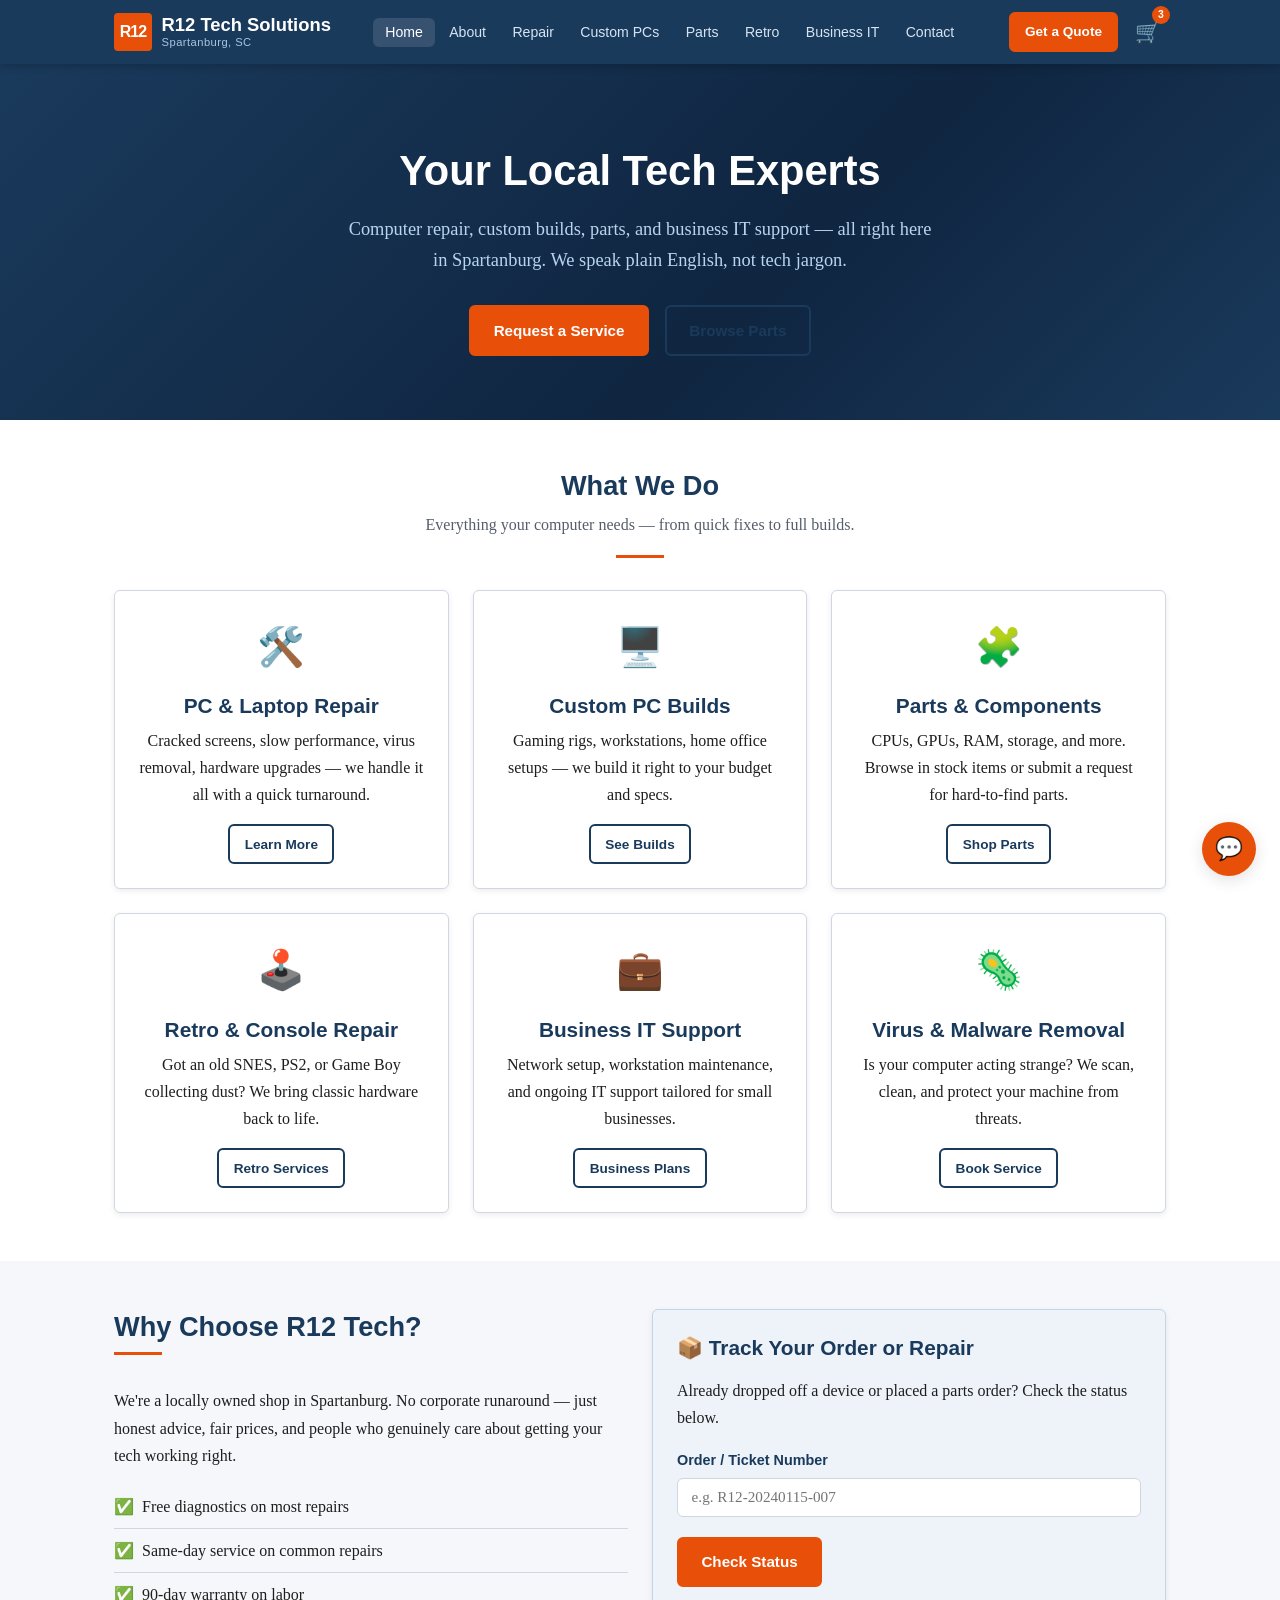
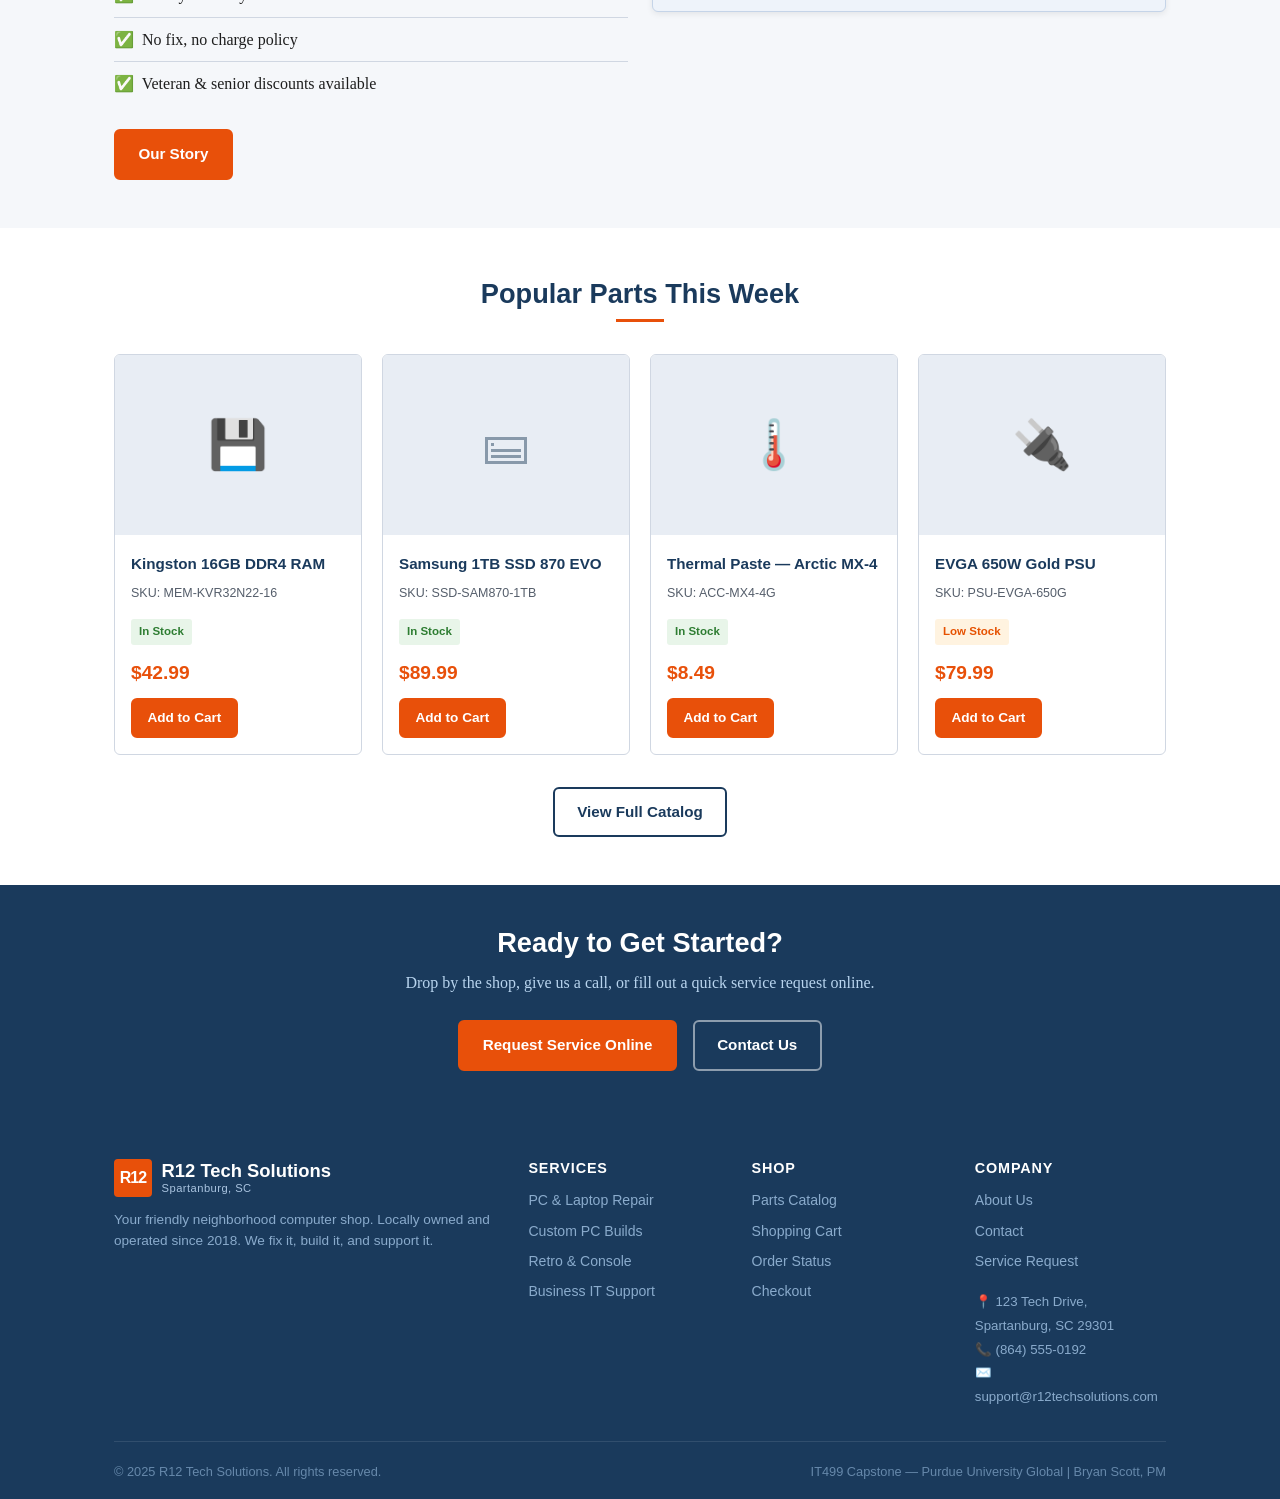
<file: index.html>
<!DOCTYPE html>
<html lang="en">
<head>
  <meta charset="UTF-8" />
  <meta name="viewport" content="width=device-width, initial-scale=1.0" />
  <meta name="description" content="R12 Tech Solutions — Computer repair, custom builds, and IT support in Spartanburg, SC." />
  <title>Home | R12 Tech Solutions</title>
  <link rel="stylesheet" href="css/style.css" />
</head>
<body>

  <!-- ===== HEADER / NAV ===== -->
  <header>
    <div class="container nav-inner">
      <a href="index.html" class="logo">
        <div class="logo-icon">R12</div>
        <div class="logo-text">
          R12 Tech Solutions
          <span>Spartanburg, SC</span>
        </div>
      </a>

      <nav>
        <ul class="nav-links">
          <li><a href="index.html" class="active">Home</a></li>
          <li><a href="about.html">About</a></li>
          <li><a href="repair.html">Repair</a></li>
          <li><a href="custom-builds.html">Custom PCs</a></li>
          <li><a href="parts-catalog.html">Parts</a></li>
          <li><a href="retro-console.html">Retro</a></li>
          <li><a href="business-it.html">Business IT</a></li>
          <li><a href="contact.html">Contact</a></li>
        </ul>
      </nav>

      <div class="nav-actions">
        <a href="service-request.html" class="btn btn-primary btn-sm">Get a Quote</a>
        <a href="cart.html" class="cart-icon" aria-label="Shopping Cart">
          🛒
          <span class="cart-badge">3</span>
        </a>
        <button class="nav-toggle" aria-label="Toggle navigation">
          <span></span><span></span><span></span>
        </button>
      </div>
    </div>
  </header>

  <!-- ===== HERO ===== -->
  <section class="hero">
    <div class="container">
      <h1>Your Local Tech Experts</h1>
      <p>Computer repair, custom builds, parts, and business IT support — all right here in Spartanburg. We speak plain English, not tech jargon.</p>
      <div class="hero-actions">
        <a href="service-request.html" class="btn btn-primary">Request a Service</a>
        <a href="parts-catalog.html" class="btn btn-outline">Browse Parts</a>
      </div>
    </div>
  </section>

  <!-- ===== SERVICES OVERVIEW ===== -->
  <section class="section section-alt">
    <div class="container">
      <div class="section-title center">
        <h2>What We Do</h2>
        <p class="text-muted">Everything your computer needs — from quick fixes to full builds.</p>
      </div>

      <div class="grid-3">
        <div class="card service-card">
          <div class="service-icon">🛠️</div>
          <h3>PC & Laptop Repair</h3>
          <p>Cracked screens, slow performance, virus removal, hardware upgrades — we handle it all with a quick turnaround.</p>
          <a href="repair.html" class="btn btn-outline btn-sm">Learn More</a>
        </div>

        <div class="card service-card">
          <div class="service-icon">🖥️</div>
          <h3>Custom PC Builds</h3>
          <p>Gaming rigs, workstations, home office setups — we build it right to your budget and specs.</p>
          <a href="custom-builds.html" class="btn btn-outline btn-sm">See Builds</a>
        </div>

        <div class="card service-card">
          <div class="service-icon">🧩</div>
          <h3>Parts & Components</h3>
          <p>CPUs, GPUs, RAM, storage, and more. Browse in stock items or submit a request for hard-to-find parts.</p>
          <a href="parts-catalog.html" class="btn btn-outline btn-sm">Shop Parts</a>
        </div>

        <div class="card service-card">
          <div class="service-icon">🕹️</div>
          <h3>Retro & Console Repair</h3>
          <p>Got an old SNES, PS2, or Game Boy collecting dust? We bring classic hardware back to life.</p>
          <a href="retro-console.html" class="btn btn-outline btn-sm">Retro Services</a>
        </div>

        <div class="card service-card">
          <div class="service-icon">💼</div>
          <h3>Business IT Support</h3>
          <p>Network setup, workstation maintenance, and ongoing IT support tailored for small businesses.</p>
          <a href="business-it.html" class="btn btn-outline btn-sm">Business Plans</a>
        </div>

        <div class="card service-card">
          <div class="service-icon">🦠</div>
          <h3>Virus & Malware Removal</h3>
          <p>Is your computer acting strange? We scan, clean, and protect your machine from threats.</p>
          <a href="service-request.html" class="btn btn-outline btn-sm">Book Service</a>
        </div>
      </div>
    </div>
  </section>

  <!-- ===== WHY R12 ===== -->
  <section class="section">
    <div class="container">
      <div class="grid-2">
        <div>
          <div class="section-title">
            <h2>Why Choose R12 Tech?</h2>
          </div>
          <p>We're a locally owned shop in Spartanburg. No corporate runaround — just honest advice, fair prices, and people who genuinely care about getting your tech working right.</p>
          <ul style="list-style: none; padding: 0; margin-bottom: 1.5rem;">
            <li style="padding: 0.5rem 0; border-bottom: 1px solid var(--border);">✅ &nbsp;Free diagnostics on most repairs</li>
            <li style="padding: 0.5rem 0; border-bottom: 1px solid var(--border);">✅ &nbsp;Same-day service on common repairs</li>
            <li style="padding: 0.5rem 0; border-bottom: 1px solid var(--border);">✅ &nbsp;90-day warranty on labor</li>
            <li style="padding: 0.5rem 0; border-bottom: 1px solid var(--border);">✅ &nbsp;No fix, no charge policy</li>
            <li style="padding: 0.5rem 0;">✅ &nbsp;Veteran &amp; senior discounts available</li>
          </ul>
          <a href="about.html" class="btn btn-primary">Our Story</a>
        </div>

        <div>
          <div class="card" style="background: #eef3fa; border-color: #c5d4e8;">
            <h3 style="margin-bottom: 1rem;">📦 Track Your Order or Repair</h3>
            <p>Already dropped off a device or placed a parts order? Check the status below.</p>
            <div class="form-group">
              <label class="form-label" for="track-id">Order / Ticket Number</label>
              <input class="form-control" type="text" id="track-id" placeholder="e.g. R12-20240115-007" />
            </div>
            <a href="order-status.html" class="btn btn-primary">Check Status</a>
          </div>
        </div>
      </div>
    </div>
  </section>

  <!-- ===== FEATURED PARTS ===== -->
  <section class="section section-alt">
    <div class="container">
      <div class="section-title center">
        <h2>Popular Parts This Week</h2>
      </div>
      <div class="grid-4">

        <div class="product-card">
          <div class="product-img">💾</div>
          <div class="product-info">
            <div class="product-title">Kingston 16GB DDR4 RAM</div>
            <div class="product-sku">SKU: MEM-KVR32N22-16</div>
            <div class="stock-badge in-stock">In Stock</div>
            <div class="product-price">$42.99</div>
            <a href="parts-catalog.html" class="btn btn-primary btn-sm">Add to Cart</a>
          </div>
        </div>

        <div class="product-card">
          <div class="product-img">🖴</div>
          <div class="product-info">
            <div class="product-title">Samsung 1TB SSD 870 EVO</div>
            <div class="product-sku">SKU: SSD-SAM870-1TB</div>
            <div class="stock-badge in-stock">In Stock</div>
            <div class="product-price">$89.99</div>
            <a href="parts-catalog.html" class="btn btn-primary btn-sm">Add to Cart</a>
          </div>
        </div>

        <div class="product-card">
          <div class="product-img">🌡️</div>
          <div class="product-info">
            <div class="product-title">Thermal Paste — Arctic MX-4</div>
            <div class="product-sku">SKU: ACC-MX4-4G</div>
            <div class="stock-badge in-stock">In Stock</div>
            <div class="product-price">$8.49</div>
            <a href="parts-catalog.html" class="btn btn-primary btn-sm">Add to Cart</a>
          </div>
        </div>

        <div class="product-card">
          <div class="product-img">🔌</div>
          <div class="product-info">
            <div class="product-title">EVGA 650W Gold PSU</div>
            <div class="product-sku">SKU: PSU-EVGA-650G</div>
            <div class="stock-badge low-stock">Low Stock</div>
            <div class="product-price">$79.99</div>
            <a href="parts-catalog.html" class="btn btn-primary btn-sm">Add to Cart</a>
          </div>
        </div>

      </div>
      <div class="text-center mt-2">
        <a href="parts-catalog.html" class="btn btn-outline">View Full Catalog</a>
      </div>
    </div>
  </section>

  <!-- ===== CTA STRIP ===== -->
  <section class="section" style="background: var(--primary); text-align: center; padding: 2.5rem 0;">
    <div class="container">
      <h2 style="color: var(--white); margin-bottom: 0.5rem;">Ready to Get Started?</h2>
      <p style="color: #b8d4ee; margin-bottom: 1.5rem;">Drop by the shop, give us a call, or fill out a quick service request online.</p>
      <div class="hero-actions">
        <a href="service-request.html" class="btn btn-primary">Request Service Online</a>
        <a href="contact.html" class="btn btn-outline" style="color: var(--white); border-color: rgba(255,255,255,0.5);">Contact Us</a>
      </div>
    </div>
  </section>

  <!-- ===== FOOTER ===== -->
  <footer>
    <div class="container">
      <div class="footer-grid">
        <div class="footer-brand">
          <div class="logo">
            <div class="logo-icon">R12</div>
            <div class="logo-text">R12 Tech Solutions<span>Spartanburg, SC</span></div>
          </div>
          <p>Your friendly neighborhood computer shop. Locally owned and operated since 2018. We fix it, build it, and support it.</p>
        </div>

        <div>
          <h4>Services</h4>
          <ul>
            <li><a href="repair.html">PC &amp; Laptop Repair</a></li>
            <li><a href="custom-builds.html">Custom PC Builds</a></li>
            <li><a href="retro-console.html">Retro &amp; Console</a></li>
            <li><a href="business-it.html">Business IT Support</a></li>
          </ul>
        </div>

        <div>
          <h4>Shop</h4>
          <ul>
            <li><a href="parts-catalog.html">Parts Catalog</a></li>
            <li><a href="cart.html">Shopping Cart</a></li>
            <li><a href="order-status.html">Order Status</a></li>
            <li><a href="checkout.html">Checkout</a></li>
          </ul>
        </div>

        <div>
          <h4>Company</h4>
          <ul>
            <li><a href="about.html">About Us</a></li>
            <li><a href="contact.html">Contact</a></li>
            <li><a href="service-request.html">Service Request</a></li>
          </ul>
          <div style="margin-top: 1rem; color: #8aabcc; font-size: 0.83rem; line-height: 1.8;">
            📍 123 Tech Drive, Spartanburg, SC 29301<br>
            📞 (864) 555-0192<br>
            ✉️ support@r12techsolutions.com
          </div>
        </div>
      </div>

      <div class="footer-bottom">
        <span>&copy; 2025 R12 Tech Solutions. All rights reserved.</span>
        <span>IT499 Capstone — Purdue University Global | Bryan Scott, PM</span>
      </div>
    </div>
  </footer>

  <!-- ===== CHAT WIDGET (STUB) ===== -->
  <div class="chat-widget">
    <div class="chat-panel">
      <div class="chat-header">💬 Live Chat — R12 Support</div>
      <div class="chat-messages">
        <p style="color: var(--text-muted); font-size:0.85rem;">Hi there! How can we help you today? Our team typically responds within a few minutes.</p>
      </div>
      <div class="chat-input-row">
        <input type="text" placeholder="Type your message..." />
        <button type="button">Send</button>
      </div>
    </div>
    <div class="chat-bubble" role="button" aria-label="Open live chat" tabindex="0">💬</div>
  </div>

  <script src="js/main.js"></script>
</body>
</html>
</file>
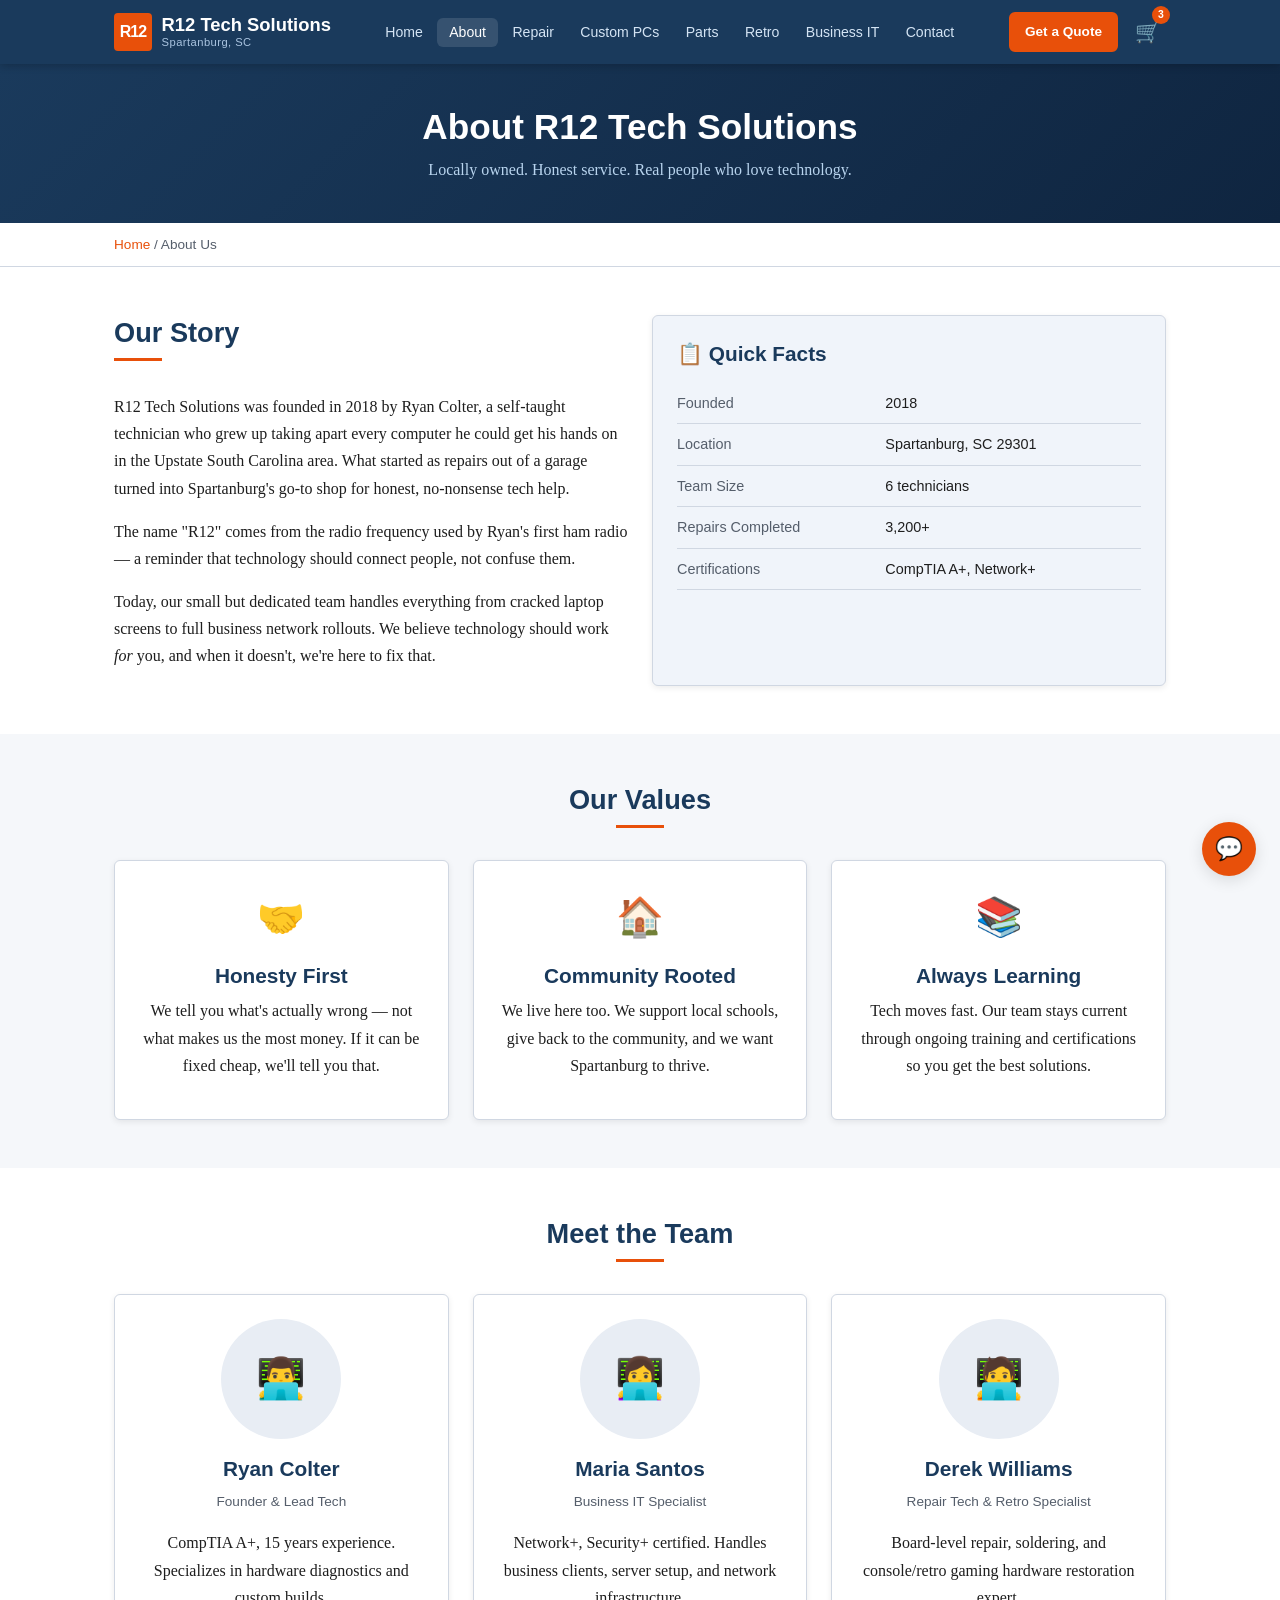
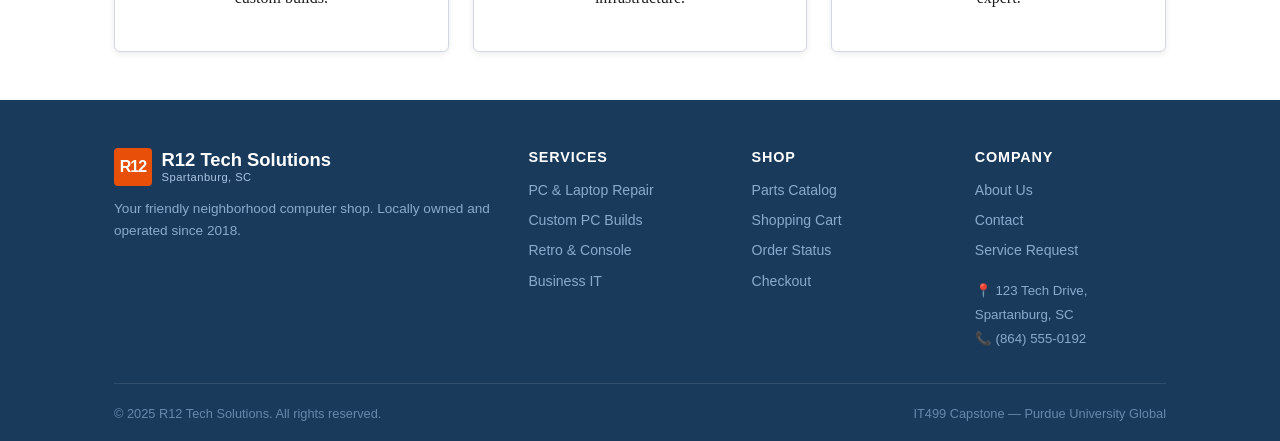
<file: about.html>
<!DOCTYPE html>
<html lang="en">
<head>
  <meta charset="UTF-8" />
  <meta name="viewport" content="width=device-width, initial-scale=1.0" />
  <meta name="description" content="Learn about R12 Tech Solutions — your local computer repair and IT shop in Spartanburg, SC." />
  <title>About Us | R12 Tech Solutions</title>
  <link rel="stylesheet" href="css/style.css" />
</head>
<body>

  <header>
    <div class="container nav-inner">
      <a href="index.html" class="logo">
        <div class="logo-icon">R12</div>
        <div class="logo-text">R12 Tech Solutions<span>Spartanburg, SC</span></div>
      </a>
      <nav>
        <ul class="nav-links">
          <li><a href="index.html">Home</a></li>
          <li><a href="about.html" class="active">About</a></li>
          <li><a href="repair.html">Repair</a></li>
          <li><a href="custom-builds.html">Custom PCs</a></li>
          <li><a href="parts-catalog.html">Parts</a></li>
          <li><a href="retro-console.html">Retro</a></li>
          <li><a href="business-it.html">Business IT</a></li>
          <li><a href="contact.html">Contact</a></li>
        </ul>
      </nav>
      <div class="nav-actions">
        <a href="service-request.html" class="btn btn-primary btn-sm">Get a Quote</a>
        <a href="cart.html" class="cart-icon" aria-label="Shopping Cart">🛒<span class="cart-badge">3</span></a>
        <button class="nav-toggle" aria-label="Toggle navigation"><span></span><span></span><span></span></button>
      </div>
    </div>
  </header>

  <div class="page-banner">
    <div class="container">
      <h1>About R12 Tech Solutions</h1>
      <p>Locally owned. Honest service. Real people who love technology.</p>
    </div>
  </div>

  <div class="breadcrumb">
    <div class="container">
      <a href="index.html">Home</a><span>About Us</span>
    </div>
  </div>

  <section class="section section-alt">
    <div class="container">
      <div class="grid-2">
        <div>
          <div class="section-title">
            <h2>Our Story</h2>
          </div>
          <p>R12 Tech Solutions was founded in 2018 by Ryan Colter, a self-taught technician who grew up taking apart every computer he could get his hands on in the Upstate South Carolina area. What started as repairs out of a garage turned into Spartanburg's go-to shop for honest, no-nonsense tech help.</p>
          <p>The name "R12" comes from the radio frequency used by Ryan's first ham radio — a reminder that technology should connect people, not confuse them.</p>
          <p>Today, our small but dedicated team handles everything from cracked laptop screens to full business network rollouts. We believe technology should work <em>for</em> you, and when it doesn't, we're here to fix that.</p>
        </div>

        <div class="card" style="background: #f0f4fa;">
          <h3 style="margin-bottom: 1rem;">📋 Quick Facts</h3>
          <table style="width:100%; border-collapse: collapse; font-family: var(--font-heading); font-size: 0.9rem;">
            <tbody>
              <tr><td style="padding: 0.5rem 0; border-bottom: 1px solid var(--border); color: var(--text-muted);">Founded</td><td style="padding: 0.5rem 0; border-bottom: 1px solid var(--border);">2018</td></tr>
              <tr><td style="padding: 0.5rem 0; border-bottom: 1px solid var(--border); color: var(--text-muted);">Location</td><td style="padding: 0.5rem 0; border-bottom: 1px solid var(--border);">Spartanburg, SC 29301</td></tr>
              <tr><td style="padding: 0.5rem 0; border-bottom: 1px solid var(--border); color: var(--text-muted);">Team Size</td><td style="padding: 0.5rem 0; border-bottom: 1px solid var(--border);">6 technicians</td></tr>
              <tr><td style="padding: 0.5rem 0; border-bottom: 1px solid var(--border); color: var(--text-muted);">Repairs Completed</td><td style="padding: 0.5rem 0; border-bottom: 1px solid var(--border);">3,200+</td></tr>
              <tr><td style="padding: 0.5rem 0; color: var(--text-muted);">Certifications</td><td style="padding: 0.5rem 0;">CompTIA A+, Network+</td></tr>
            </tbody>
          </table>
        </div>
      </div>
    </div>
  </section>

  <section class="section">
    <div class="container">
      <div class="section-title center">
        <h2>Our Values</h2>
      </div>
      <div class="grid-3">
        <div class="card text-center">
          <div class="service-icon">🤝</div>
          <h3>Honesty First</h3>
          <p>We tell you what's actually wrong — not what makes us the most money. If it can be fixed cheap, we'll tell you that.</p>
        </div>
        <div class="card text-center">
          <div class="service-icon">🏠</div>
          <h3>Community Rooted</h3>
          <p>We live here too. We support local schools, give back to the community, and we want Spartanburg to thrive.</p>
        </div>
        <div class="card text-center">
          <div class="service-icon">📚</div>
          <h3>Always Learning</h3>
          <p>Tech moves fast. Our team stays current through ongoing training and certifications so you get the best solutions.</p>
        </div>
      </div>
    </div>
  </section>

  <section class="section section-alt">
    <div class="container">
      <div class="section-title center">
        <h2>Meet the Team</h2>
      </div>
      <div class="grid-3">
        <div class="card text-center">
          <div class="product-img" style="height:120px; border-radius: 50%; width:120px; margin: 0 auto 1rem; font-size:2.5rem;">👨‍💻</div>
          <h3>Ryan Colter</h3>
          <p class="text-muted" style="font-size:0.85rem; font-family: var(--font-heading);">Founder &amp; Lead Tech</p>
          <p>CompTIA A+, 15 years experience. Specializes in hardware diagnostics and custom builds.</p>
        </div>
        <div class="card text-center">
          <div class="product-img" style="height:120px; border-radius: 50%; width:120px; margin: 0 auto 1rem; font-size:2.5rem;">👩‍💻</div>
          <h3>Maria Santos</h3>
          <p class="text-muted" style="font-size:0.85rem; font-family: var(--font-heading);">Business IT Specialist</p>
          <p>Network+, Security+ certified. Handles business clients, server setup, and network infrastructure.</p>
        </div>
        <div class="card text-center">
          <div class="product-img" style="height:120px; border-radius: 50%; width:120px; margin: 0 auto 1rem; font-size:2.5rem;">🧑‍💻</div>
          <h3>Derek Williams</h3>
          <p class="text-muted" style="font-size:0.85rem; font-family: var(--font-heading);">Repair Tech &amp; Retro Specialist</p>
          <p>Board-level repair, soldering, and console/retro gaming hardware restoration expert.</p>
        </div>
      </div>
    </div>
  </section>

  <footer>
    <div class="container">
      <div class="footer-grid">
        <div class="footer-brand">
          <div class="logo"><div class="logo-icon">R12</div><div class="logo-text">R12 Tech Solutions<span>Spartanburg, SC</span></div></div>
          <p>Your friendly neighborhood computer shop. Locally owned and operated since 2018.</p>
        </div>
        <div><h4>Services</h4><ul><li><a href="repair.html">PC &amp; Laptop Repair</a></li><li><a href="custom-builds.html">Custom PC Builds</a></li><li><a href="retro-console.html">Retro &amp; Console</a></li><li><a href="business-it.html">Business IT</a></li></ul></div>
        <div><h4>Shop</h4><ul><li><a href="parts-catalog.html">Parts Catalog</a></li><li><a href="cart.html">Shopping Cart</a></li><li><a href="order-status.html">Order Status</a></li><li><a href="checkout.html">Checkout</a></li></ul></div>
        <div><h4>Company</h4><ul><li><a href="about.html">About Us</a></li><li><a href="contact.html">Contact</a></li><li><a href="service-request.html">Service Request</a></li></ul><div style="margin-top:1rem; color:#8aabcc; font-size:0.83rem; line-height:1.8;">📍 123 Tech Drive, Spartanburg, SC<br>📞 (864) 555-0192</div></div>
      </div>
      <div class="footer-bottom"><span>&copy; 2025 R12 Tech Solutions. All rights reserved.</span><span>IT499 Capstone — Purdue University Global</span></div>
    </div>
  </footer>

  <div class="chat-widget">
    <div class="chat-panel"><div class="chat-header">💬 Live Chat — R12 Support</div><div class="chat-messages"><p style="color:var(--text-muted);font-size:0.85rem;">Hi there! How can we help you today?</p></div><div class="chat-input-row"><input type="text" placeholder="Type your message..." /><button type="button">Send</button></div></div>
    <div class="chat-bubble" role="button" aria-label="Open live chat" tabindex="0">💬</div>
  </div>

  <script src="js/main.js"></script>
</body>
</html>
</file>
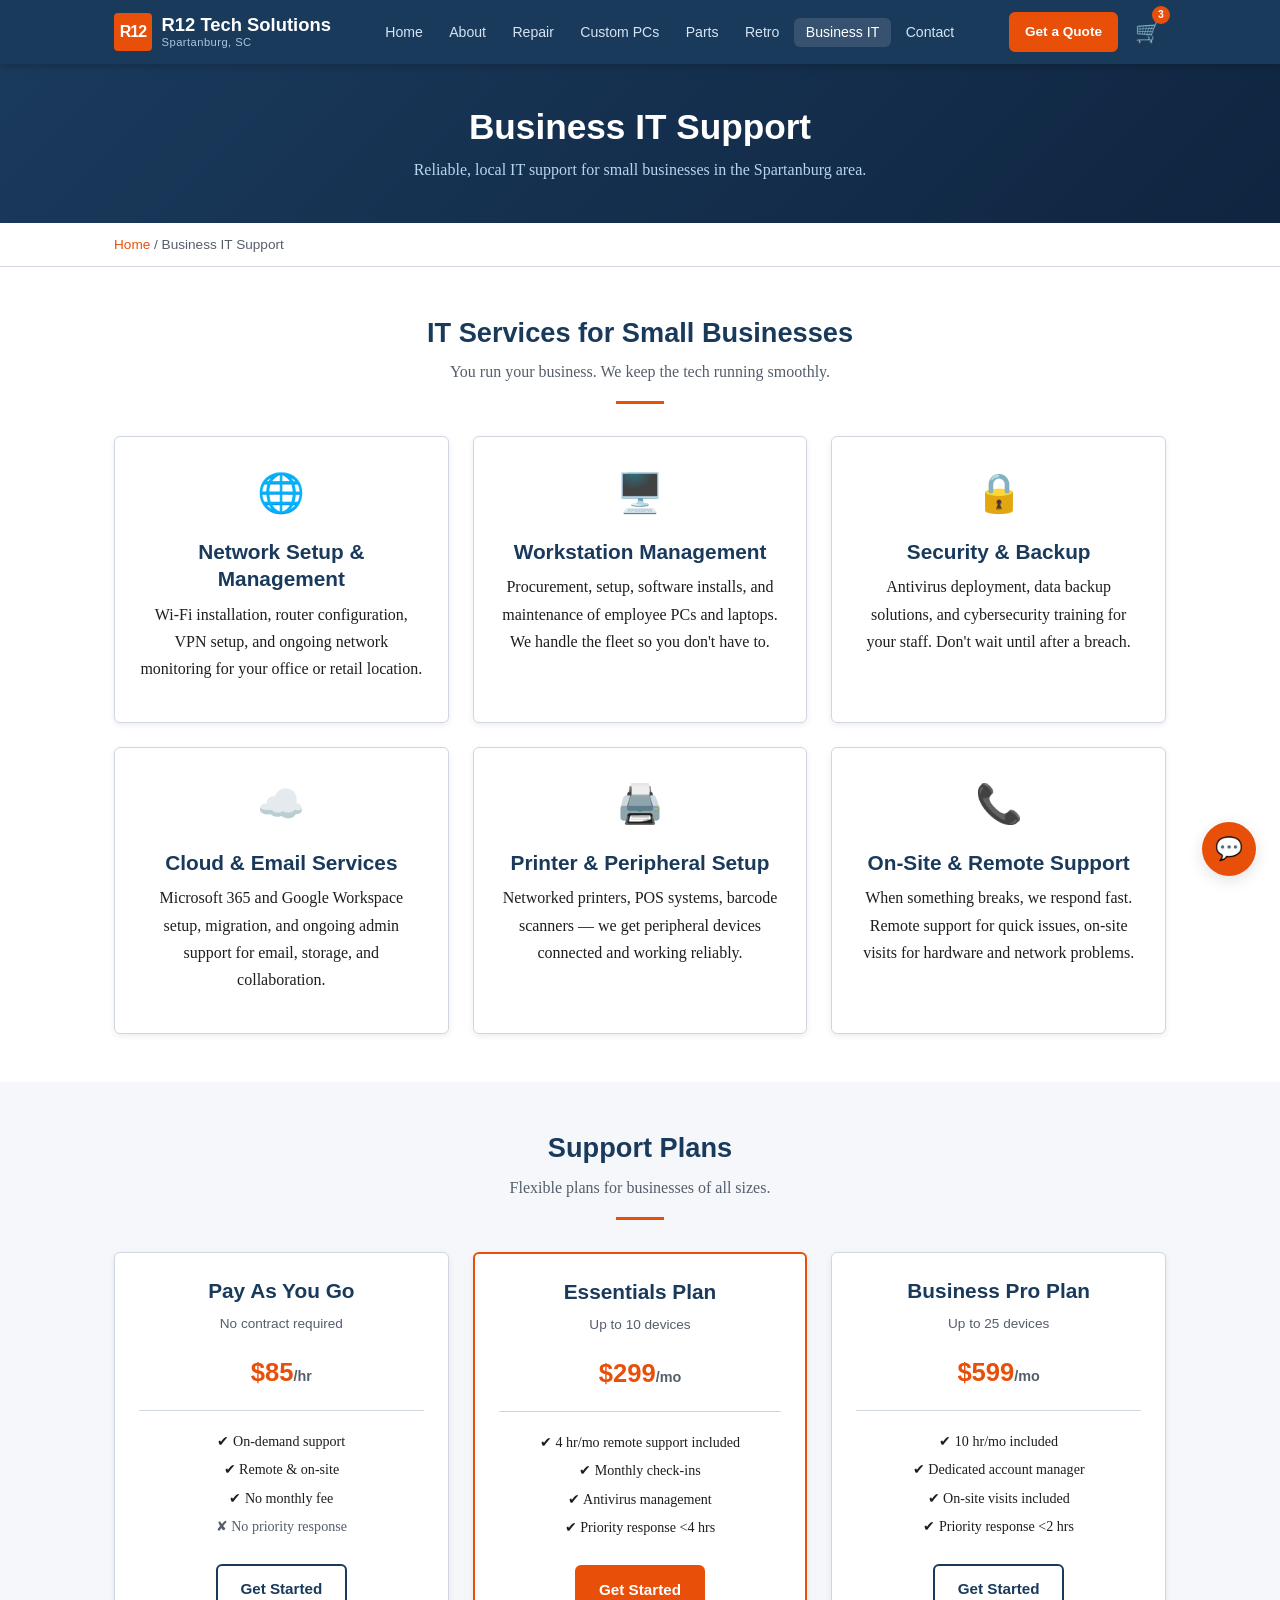
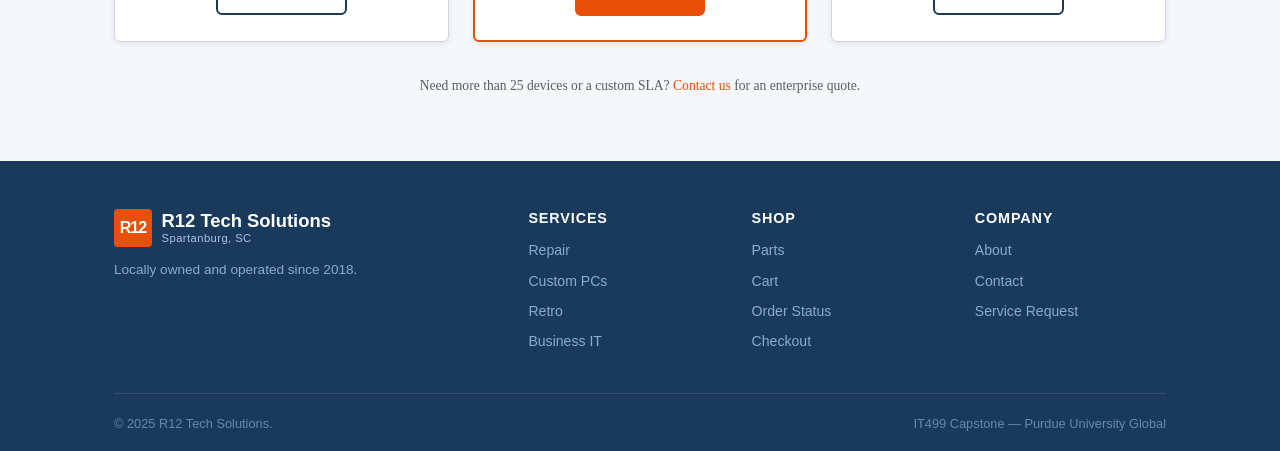
<file: business-it.html>
<!DOCTYPE html>
<html lang="en">
<head>
  <meta charset="UTF-8" />
  <meta name="viewport" content="width=device-width, initial-scale=1.0" />
  <title>Business IT Support | R12 Tech Solutions</title>
  <link rel="stylesheet" href="css/style.css" />
</head>
<body>

  <header>
    <div class="container nav-inner">
      <a href="index.html" class="logo"><div class="logo-icon">R12</div><div class="logo-text">R12 Tech Solutions<span>Spartanburg, SC</span></div></a>
      <nav><ul class="nav-links">
        <li><a href="index.html">Home</a></li><li><a href="about.html">About</a></li>
        <li><a href="repair.html">Repair</a></li><li><a href="custom-builds.html">Custom PCs</a></li>
        <li><a href="parts-catalog.html">Parts</a></li><li><a href="retro-console.html">Retro</a></li>
        <li><a href="business-it.html" class="active">Business IT</a></li><li><a href="contact.html">Contact</a></li>
      </ul></nav>
      <div class="nav-actions">
        <a href="service-request.html" class="btn btn-primary btn-sm">Get a Quote</a>
        <a href="cart.html" class="cart-icon" aria-label="Cart">🛒<span class="cart-badge">3</span></a>
        <button class="nav-toggle" aria-label="Toggle navigation"><span></span><span></span><span></span></button>
      </div>
    </div>
  </header>

  <div class="page-banner">
    <div class="container"><h1>Business IT Support</h1><p>Reliable, local IT support for small businesses in the Spartanburg area.</p></div>
  </div>
  <div class="breadcrumb"><div class="container"><a href="index.html">Home</a><span>Business IT Support</span></div></div>

  <section class="section section-alt">
    <div class="container">
      <div class="section-title center"><h2>IT Services for Small Businesses</h2><p class="text-muted">You run your business. We keep the tech running smoothly.</p></div>
      <div class="grid-3">
        <div class="card service-card">
          <div class="service-icon">🌐</div>
          <h3>Network Setup &amp; Management</h3>
          <p>Wi-Fi installation, router configuration, VPN setup, and ongoing network monitoring for your office or retail location.</p>
        </div>
        <div class="card service-card">
          <div class="service-icon">🖥️</div>
          <h3>Workstation Management</h3>
          <p>Procurement, setup, software installs, and maintenance of employee PCs and laptops. We handle the fleet so you don't have to.</p>
        </div>
        <div class="card service-card">
          <div class="service-icon">🔒</div>
          <h3>Security &amp; Backup</h3>
          <p>Antivirus deployment, data backup solutions, and cybersecurity training for your staff. Don't wait until after a breach.</p>
        </div>
        <div class="card service-card">
          <div class="service-icon">☁️</div>
          <h3>Cloud &amp; Email Services</h3>
          <p>Microsoft 365 and Google Workspace setup, migration, and ongoing admin support for email, storage, and collaboration.</p>
        </div>
        <div class="card service-card">
          <div class="service-icon">🖨️</div>
          <h3>Printer &amp; Peripheral Setup</h3>
          <p>Networked printers, POS systems, barcode scanners — we get peripheral devices connected and working reliably.</p>
        </div>
        <div class="card service-card">
          <div class="service-icon">📞</div>
          <h3>On-Site &amp; Remote Support</h3>
          <p>When something breaks, we respond fast. Remote support for quick issues, on-site visits for hardware and network problems.</p>
        </div>
      </div>
    </div>
  </section>

  <section class="section">
    <div class="container">
      <div class="section-title center"><h2>Support Plans</h2><p class="text-muted">Flexible plans for businesses of all sizes.</p></div>
      <div class="grid-3">
        <div class="card text-center">
          <h3>Pay As You Go</h3>
          <p class="text-muted" style="font-family:var(--font-heading); font-size:0.85rem; margin-bottom:1rem;">No contract required</p>
          <p style="font-size:1.6rem; font-weight:700; color:var(--accent); font-family:var(--font-heading);">$85<span style="font-size:0.9rem; color:var(--text-muted);">/hr</span></p>
          <hr style="margin:1rem 0; border:none; border-top:1px solid var(--border);">
          <ul style="list-style:none; padding:0; font-size:0.88rem; line-height:2; margin-bottom:1.5rem;">
            <li>✔ On-demand support</li>
            <li>✔ Remote &amp; on-site</li>
            <li>✔ No monthly fee</li>
            <li style="color:var(--text-muted);">✘ No priority response</li>
          </ul>
          <a href="contact.html" class="btn btn-outline">Get Started</a>
        </div>
        <div class="card text-center" style="border-color:var(--accent); border-width:2px;">
          <h3>Essentials Plan</h3>
          <p class="text-muted" style="font-family:var(--font-heading); font-size:0.85rem; margin-bottom:1rem;">Up to 10 devices</p>
          <p style="font-size:1.6rem; font-weight:700; color:var(--accent); font-family:var(--font-heading);">$299<span style="font-size:0.9rem; color:var(--text-muted);">/mo</span></p>
          <hr style="margin:1rem 0; border:none; border-top:1px solid var(--border);">
          <ul style="list-style:none; padding:0; font-size:0.88rem; line-height:2; margin-bottom:1.5rem;">
            <li>✔ 4 hr/mo remote support included</li>
            <li>✔ Monthly check-ins</li>
            <li>✔ Antivirus management</li>
            <li>✔ Priority response &lt;4 hrs</li>
          </ul>
          <a href="contact.html" class="btn btn-primary">Get Started</a>
        </div>
        <div class="card text-center">
          <h3>Business Pro Plan</h3>
          <p class="text-muted" style="font-family:var(--font-heading); font-size:0.85rem; margin-bottom:1rem;">Up to 25 devices</p>
          <p style="font-size:1.6rem; font-weight:700; color:var(--accent); font-family:var(--font-heading);">$599<span style="font-size:0.9rem; color:var(--text-muted);">/mo</span></p>
          <hr style="margin:1rem 0; border:none; border-top:1px solid var(--border);">
          <ul style="list-style:none; padding:0; font-size:0.88rem; line-height:2; margin-bottom:1.5rem;">
            <li>✔ 10 hr/mo included</li>
            <li>✔ Dedicated account manager</li>
            <li>✔ On-site visits included</li>
            <li>✔ Priority response &lt;2 hrs</li>
          </ul>
          <a href="contact.html" class="btn btn-outline">Get Started</a>
        </div>
      </div>
      <p class="text-center text-muted mt-2" style="font-size:0.85rem;">Need more than 25 devices or a custom SLA? <a href="contact.html">Contact us</a> for an enterprise quote.</p>
    </div>
  </section>

  <footer>
    <div class="container">
      <div class="footer-grid">
        <div class="footer-brand"><div class="logo"><div class="logo-icon">R12</div><div class="logo-text">R12 Tech Solutions<span>Spartanburg, SC</span></div></div><p>Locally owned and operated since 2018.</p></div>
        <div><h4>Services</h4><ul><li><a href="repair.html">Repair</a></li><li><a href="custom-builds.html">Custom PCs</a></li><li><a href="retro-console.html">Retro</a></li><li><a href="business-it.html">Business IT</a></li></ul></div>
        <div><h4>Shop</h4><ul><li><a href="parts-catalog.html">Parts</a></li><li><a href="cart.html">Cart</a></li><li><a href="order-status.html">Order Status</a></li><li><a href="checkout.html">Checkout</a></li></ul></div>
        <div><h4>Company</h4><ul><li><a href="about.html">About</a></li><li><a href="contact.html">Contact</a></li><li><a href="service-request.html">Service Request</a></li></ul></div>
      </div>
      <div class="footer-bottom"><span>&copy; 2025 R12 Tech Solutions.</span><span>IT499 Capstone — Purdue University Global</span></div>
    </div>
  </footer>

  <div class="chat-widget">
    <div class="chat-panel"><div class="chat-header">💬 Live Chat</div><div class="chat-messages"><p style="color:var(--text-muted);font-size:0.85rem;">Hi! Questions about business IT plans?</p></div><div class="chat-input-row"><input type="text" placeholder="Type your message..." /><button type="button">Send</button></div></div>
    <div class="chat-bubble" role="button" aria-label="Open live chat" tabindex="0">💬</div>
  </div>
  <script src="js/main.js"></script>
</body>
</html>
</file>
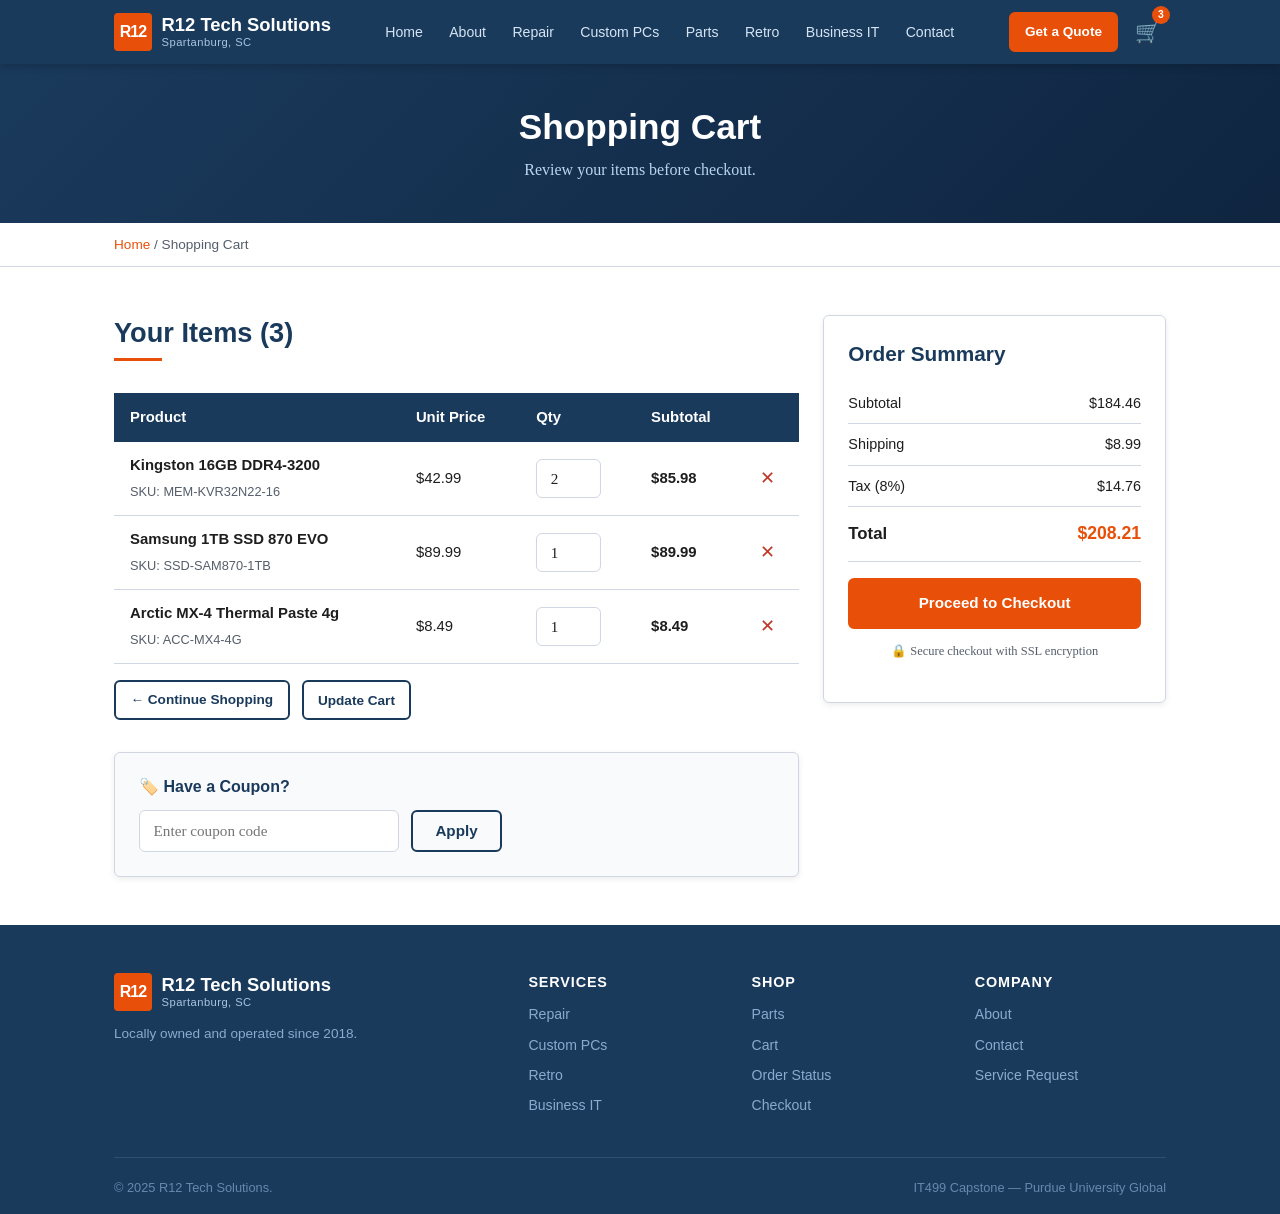
<file: cart.html>
<!DOCTYPE html>
<html lang="en">
<head>
  <meta charset="UTF-8" />
  <meta name="viewport" content="width=device-width, initial-scale=1.0" />
  <title>Shopping Cart | R12 Tech Solutions</title>
  <link rel="stylesheet" href="css/style.css" />
</head>
<body>

  <header>
    <div class="container nav-inner">
      <a href="index.html" class="logo"><div class="logo-icon">R12</div><div class="logo-text">R12 Tech Solutions<span>Spartanburg, SC</span></div></a>
      <nav><ul class="nav-links">
        <li><a href="index.html">Home</a></li><li><a href="about.html">About</a></li>
        <li><a href="repair.html">Repair</a></li><li><a href="custom-builds.html">Custom PCs</a></li>
        <li><a href="parts-catalog.html">Parts</a></li><li><a href="retro-console.html">Retro</a></li>
        <li><a href="business-it.html">Business IT</a></li><li><a href="contact.html">Contact</a></li>
      </ul></nav>
      <div class="nav-actions">
        <a href="service-request.html" class="btn btn-primary btn-sm">Get a Quote</a>
        <a href="cart.html" class="cart-icon" aria-label="Cart">🛒<span class="cart-badge">3</span></a>
        <button class="nav-toggle" aria-label="Toggle navigation"><span></span><span></span><span></span></button>
      </div>
    </div>
  </header>

  <div class="page-banner">
    <div class="container"><h1>Shopping Cart</h1><p>Review your items before checkout.</p></div>
  </div>
  <div class="breadcrumb"><div class="container"><a href="index.html">Home</a><span>Shopping Cart</span></div></div>

  <section class="section section-alt">
    <div class="container">
      <div class="grid-2" style="grid-template-columns: 2fr 1fr;">

        <!-- Cart Items -->
        <div>
          <div class="section-title"><h2>Your Items (3)</h2></div>

          <div class="table-wrap">
            <table>
              <thead>
                <tr>
                  <th>Product</th>
                  <th>Unit Price</th>
                  <th>Qty</th>
                  <th>Subtotal</th>
                  <th></th>
                </tr>
              </thead>
              <tbody>
                <tr>
                  <td>
                    <strong>Kingston 16GB DDR4-3200</strong><br>
                    <span class="text-muted" style="font-size:0.8rem;">SKU: MEM-KVR32N22-16</span>
                  </td>
                  <td>$42.99</td>
                  <td>
                    <input class="form-control" type="number" value="2" min="1" style="width:65px;" />
                  </td>
                  <td><strong>$85.98</strong></td>
                  <td><a href="#" style="color:#c0392b; font-size:1.1rem;" aria-label="Remove item">✕</a></td>
                </tr>
                <tr>
                  <td>
                    <strong>Samsung 1TB SSD 870 EVO</strong><br>
                    <span class="text-muted" style="font-size:0.8rem;">SKU: SSD-SAM870-1TB</span>
                  </td>
                  <td>$89.99</td>
                  <td>
                    <input class="form-control" type="number" value="1" min="1" style="width:65px;" />
                  </td>
                  <td><strong>$89.99</strong></td>
                  <td><a href="#" style="color:#c0392b; font-size:1.1rem;" aria-label="Remove item">✕</a></td>
                </tr>
                <tr>
                  <td>
                    <strong>Arctic MX-4 Thermal Paste 4g</strong><br>
                    <span class="text-muted" style="font-size:0.8rem;">SKU: ACC-MX4-4G</span>
                  </td>
                  <td>$8.49</td>
                  <td>
                    <input class="form-control" type="number" value="1" min="1" style="width:65px;" />
                  </td>
                  <td><strong>$8.49</strong></td>
                  <td><a href="#" style="color:#c0392b; font-size:1.1rem;" aria-label="Remove item">✕</a></td>
                </tr>
              </tbody>
            </table>
          </div>

          <div style="margin-top:1rem; display:flex; gap:0.75rem; flex-wrap:wrap;">
            <a href="parts-catalog.html" class="btn btn-outline btn-sm">← Continue Shopping</a>
            <button type="button" class="btn btn-outline btn-sm">Update Cart</button>
          </div>

          <!-- Coupon -->
          <div class="card mt-2" style="background:#f9fafc;">
            <h4 style="margin-bottom:0.75rem;">🏷️ Have a Coupon?</h4>
            <div style="display:flex; gap:0.75rem;">
              <input class="form-control" type="text" placeholder="Enter coupon code" style="max-width:260px;" />
              <button type="button" class="btn btn-outline">Apply</button>
            </div>
          </div>
        </div>

        <!-- Order Summary -->
        <div>
          <div class="card" style="position:sticky; top:80px;">
            <h3 style="margin-bottom:1rem;">Order Summary</h3>
            <table style="width:100%; border-collapse:collapse; font-family:var(--font-heading); font-size:0.9rem;">
              <tbody>
                <tr><td style="padding:0.5rem 0; border-bottom:1px solid var(--border);">Subtotal</td><td style="text-align:right; padding:0.5rem 0; border-bottom:1px solid var(--border);">$184.46</td></tr>
                <tr><td style="padding:0.5rem 0; border-bottom:1px solid var(--border);">Shipping</td><td style="text-align:right; padding:0.5rem 0; border-bottom:1px solid var(--border);">$8.99</td></tr>
                <tr><td style="padding:0.5rem 0; border-bottom:1px solid var(--border);">Tax (8%)</td><td style="text-align:right; padding:0.5rem 0; border-bottom:1px solid var(--border);">$14.76</td></tr>
                <tr><td style="padding:0.75rem 0; font-weight:700; font-size:1.05rem;">Total</td><td style="text-align:right; padding:0.75rem 0; font-weight:700; font-size:1.1rem; color:var(--accent);">$208.21</td></tr>
              </tbody>
            </table>
            <a href="checkout.html" class="btn btn-primary" style="width:100%; text-align:center; margin-top:1rem;">Proceed to Checkout</a>
            <p class="text-center text-muted" style="font-size:0.78rem; margin-top:0.75rem;">🔒 Secure checkout with SSL encryption</p>
          </div>
        </div>

      </div>
    </div>
  </section>

  <footer>
    <div class="container">
      <div class="footer-grid">
        <div class="footer-brand"><div class="logo"><div class="logo-icon">R12</div><div class="logo-text">R12 Tech Solutions<span>Spartanburg, SC</span></div></div><p>Locally owned and operated since 2018.</p></div>
        <div><h4>Services</h4><ul><li><a href="repair.html">Repair</a></li><li><a href="custom-builds.html">Custom PCs</a></li><li><a href="retro-console.html">Retro</a></li><li><a href="business-it.html">Business IT</a></li></ul></div>
        <div><h4>Shop</h4><ul><li><a href="parts-catalog.html">Parts</a></li><li><a href="cart.html">Cart</a></li><li><a href="order-status.html">Order Status</a></li><li><a href="checkout.html">Checkout</a></li></ul></div>
        <div><h4>Company</h4><ul><li><a href="about.html">About</a></li><li><a href="contact.html">Contact</a></li><li><a href="service-request.html">Service Request</a></li></ul></div>
      </div>
      <div class="footer-bottom"><span>&copy; 2025 R12 Tech Solutions.</span><span>IT499 Capstone — Purdue University Global</span></div>
    </div>
  </footer>
  <script src="js/main.js"></script>
</body>
</html>
</file>
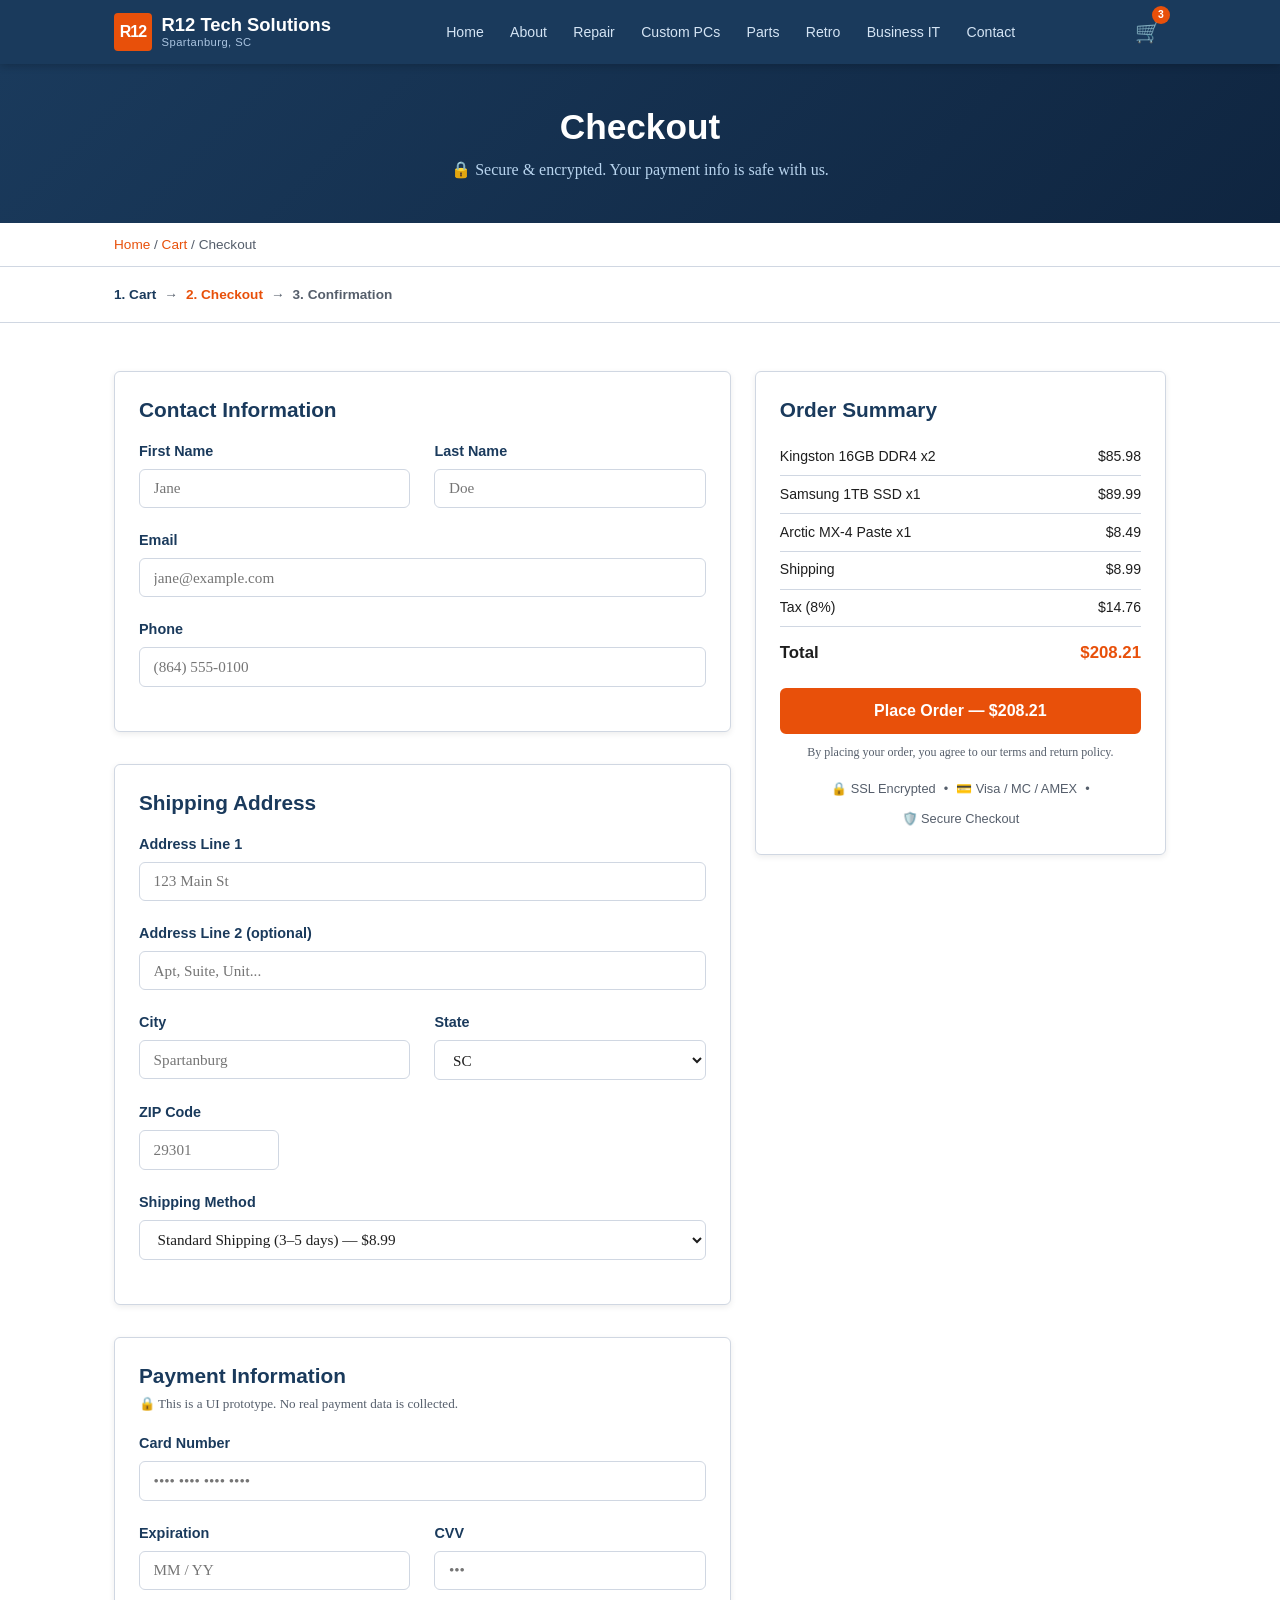
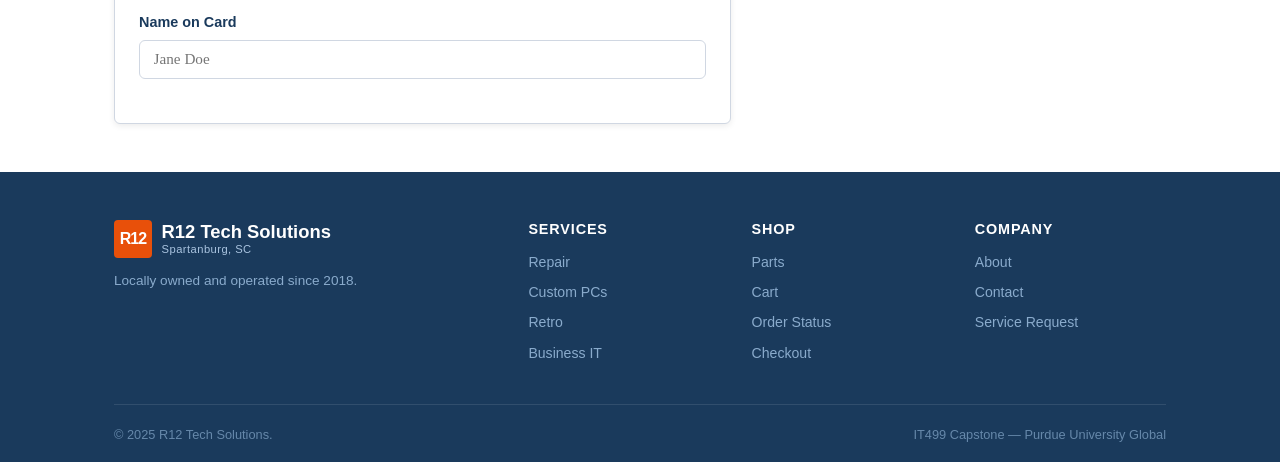
<file: checkout.html>
<!DOCTYPE html>
<html lang="en">
<head>
  <meta charset="UTF-8" />
  <meta name="viewport" content="width=device-width, initial-scale=1.0" />
  <title>Checkout | R12 Tech Solutions</title>
  <link rel="stylesheet" href="css/style.css" />
</head>
<body>

  <header>
    <div class="container nav-inner">
      <a href="index.html" class="logo"><div class="logo-icon">R12</div><div class="logo-text">R12 Tech Solutions<span>Spartanburg, SC</span></div></a>
      <nav><ul class="nav-links">
        <li><a href="index.html">Home</a></li><li><a href="about.html">About</a></li>
        <li><a href="repair.html">Repair</a></li><li><a href="custom-builds.html">Custom PCs</a></li>
        <li><a href="parts-catalog.html">Parts</a></li><li><a href="retro-console.html">Retro</a></li>
        <li><a href="business-it.html">Business IT</a></li><li><a href="contact.html">Contact</a></li>
      </ul></nav>
      <div class="nav-actions">
        <a href="cart.html" class="cart-icon" aria-label="Cart">🛒<span class="cart-badge">3</span></a>
        <button class="nav-toggle" aria-label="Toggle navigation"><span></span><span></span><span></span></button>
      </div>
    </div>
  </header>

  <div class="page-banner">
    <div class="container"><h1>Checkout</h1><p>🔒 Secure &amp; encrypted. Your payment info is safe with us.</p></div>
  </div>
  <div class="breadcrumb"><div class="container"><a href="index.html">Home</a><span><a href="cart.html">Cart</a></span><span>Checkout</span></div></div>

  <!-- Progress Steps -->
  <div style="background:var(--white); border-bottom:1px solid var(--border); padding:1rem 0;">
    <div class="container">
      <div style="display:flex; gap:0; font-family:var(--font-heading); font-size:0.85rem; font-weight:600; flex-wrap:wrap; gap:0.5rem;">
        <span style="color:var(--primary);">1. Cart</span>
        <span style="color:var(--text-muted);">→</span>
        <span style="color:var(--accent);">2. Checkout</span>
        <span style="color:var(--text-muted);">→</span>
        <span style="color:var(--text-muted);">3. Confirmation</span>
      </div>
    </div>
  </div>

  <section class="section section-alt">
    <div class="container">
      <div class="grid-2" style="grid-template-columns: 3fr 2fr;">

        <!-- Checkout Form -->
        <div>
          <!-- Contact Info -->
          <div class="card mb-2">
            <h3 style="margin-bottom:1rem;">Contact Information</h3>
            <div class="grid-2">
              <div class="form-group">
                <label class="form-label" for="co-fname">First Name</label>
                <input class="form-control" type="text" id="co-fname" placeholder="Jane" />
              </div>
              <div class="form-group">
                <label class="form-label" for="co-lname">Last Name</label>
                <input class="form-control" type="text" id="co-lname" placeholder="Doe" />
              </div>
            </div>
            <div class="form-group">
              <label class="form-label" for="co-email">Email</label>
              <input class="form-control" type="email" id="co-email" placeholder="jane@example.com" />
            </div>
            <div class="form-group">
              <label class="form-label" for="co-phone">Phone</label>
              <input class="form-control" type="tel" id="co-phone" placeholder="(864) 555-0100" />
            </div>
          </div>

          <!-- Shipping Address -->
          <div class="card mb-2">
            <h3 style="margin-bottom:1rem;">Shipping Address</h3>
            <div class="form-group">
              <label class="form-label" for="co-addr1">Address Line 1</label>
              <input class="form-control" type="text" id="co-addr1" placeholder="123 Main St" />
            </div>
            <div class="form-group">
              <label class="form-label" for="co-addr2">Address Line 2 (optional)</label>
              <input class="form-control" type="text" id="co-addr2" placeholder="Apt, Suite, Unit..." />
            </div>
            <div class="grid-2">
              <div class="form-group">
                <label class="form-label" for="co-city">City</label>
                <input class="form-control" type="text" id="co-city" placeholder="Spartanburg" />
              </div>
              <div class="form-group">
                <label class="form-label" for="co-state">State</label>
                <select class="form-control" id="co-state">
                  <option value="SC" selected>SC</option>
                  <option value="NC">NC</option>
                  <option value="GA">GA</option>
                  <option value="VA">VA</option>
                  <option value="TN">TN</option>
                  <option value="other">Other</option>
                </select>
              </div>
            </div>
            <div class="form-group">
              <label class="form-label" for="co-zip">ZIP Code</label>
              <input class="form-control" type="text" id="co-zip" placeholder="29301" style="max-width:140px;" />
            </div>
            <div class="form-group">
              <label class="form-label" for="co-ship">Shipping Method</label>
              <select class="form-control" id="co-ship">
                <option>Standard Shipping (3–5 days) — $8.99</option>
                <option>Expedited Shipping (2 days) — $16.99</option>
                <option>Overnight — $29.99</option>
                <option>Local Pickup — Free</option>
              </select>
            </div>
          </div>

          <!-- Payment -->
          <div class="card">
            <h3 style="margin-bottom:0.25rem;">Payment Information</h3>
            <p class="text-muted" style="font-size:0.82rem; margin-bottom:1rem;">🔒 This is a UI prototype. No real payment data is collected.</p>
            <div class="form-group">
              <label class="form-label" for="co-card">Card Number</label>
              <input class="form-control" type="text" id="co-card" placeholder="•••• •••• •••• ••••" maxlength="19" />
            </div>
            <div class="grid-2">
              <div class="form-group">
                <label class="form-label" for="co-exp">Expiration</label>
                <input class="form-control" type="text" id="co-exp" placeholder="MM / YY" maxlength="7" />
              </div>
              <div class="form-group">
                <label class="form-label" for="co-cvv">CVV</label>
                <input class="form-control" type="text" id="co-cvv" placeholder="•••" maxlength="4" />
              </div>
            </div>
            <div class="form-group">
              <label class="form-label" for="co-name-card">Name on Card</label>
              <input class="form-control" type="text" id="co-name-card" placeholder="Jane Doe" />
            </div>
          </div>
        </div>

        <!-- Order Summary Sidebar -->
        <div>
          <div class="card" style="position:sticky; top:80px;">
            <h3 style="margin-bottom:1rem;">Order Summary</h3>
            <div style="font-size:0.88rem; font-family:var(--font-heading);">
              <div style="display:flex; justify-content:space-between; padding:0.4rem 0; border-bottom:1px solid var(--border);">
                <span>Kingston 16GB DDR4 x2</span><span>$85.98</span>
              </div>
              <div style="display:flex; justify-content:space-between; padding:0.4rem 0; border-bottom:1px solid var(--border);">
                <span>Samsung 1TB SSD x1</span><span>$89.99</span>
              </div>
              <div style="display:flex; justify-content:space-between; padding:0.4rem 0; border-bottom:1px solid var(--border);">
                <span>Arctic MX-4 Paste x1</span><span>$8.49</span>
              </div>
              <div style="display:flex; justify-content:space-between; padding:0.4rem 0; border-bottom:1px solid var(--border);">
                <span>Shipping</span><span>$8.99</span>
              </div>
              <div style="display:flex; justify-content:space-between; padding:0.4rem 0; border-bottom:1px solid var(--border);">
                <span>Tax (8%)</span><span>$14.76</span>
              </div>
              <div style="display:flex; justify-content:space-between; padding:0.75rem 0; font-weight:700; font-size:1.05rem;">
                <span>Total</span><span style="color:var(--accent);">$208.21</span>
              </div>
            </div>

            <button type="button" class="btn btn-primary" style="width:100%; margin-top:0.5rem; font-size:1rem; padding:0.75rem;">
              Place Order — $208.21
            </button>
            <p class="text-center text-muted" style="font-size:0.75rem; margin-top:0.5rem;">By placing your order, you agree to our terms and return policy.</p>

            <div style="margin-top:1rem; display:flex; gap:0.5rem; justify-content:center; flex-wrap:wrap; font-family:var(--font-heading); font-size:0.8rem; color:var(--text-muted);">
              <span>🔒 SSL Encrypted</span>
              <span>•</span>
              <span>💳 Visa / MC / AMEX</span>
              <span>•</span>
              <span>🛡️ Secure Checkout</span>
            </div>
          </div>
        </div>

      </div>
    </div>
  </section>

  <footer>
    <div class="container">
      <div class="footer-grid">
        <div class="footer-brand"><div class="logo"><div class="logo-icon">R12</div><div class="logo-text">R12 Tech Solutions<span>Spartanburg, SC</span></div></div><p>Locally owned and operated since 2018.</p></div>
        <div><h4>Services</h4><ul><li><a href="repair.html">Repair</a></li><li><a href="custom-builds.html">Custom PCs</a></li><li><a href="retro-console.html">Retro</a></li><li><a href="business-it.html">Business IT</a></li></ul></div>
        <div><h4>Shop</h4><ul><li><a href="parts-catalog.html">Parts</a></li><li><a href="cart.html">Cart</a></li><li><a href="order-status.html">Order Status</a></li><li><a href="checkout.html">Checkout</a></li></ul></div>
        <div><h4>Company</h4><ul><li><a href="about.html">About</a></li><li><a href="contact.html">Contact</a></li><li><a href="service-request.html">Service Request</a></li></ul></div>
      </div>
      <div class="footer-bottom"><span>&copy; 2025 R12 Tech Solutions.</span><span>IT499 Capstone — Purdue University Global</span></div>
    </div>
  </footer>
  <script src="js/main.js"></script>
</body>
</html>
</file>
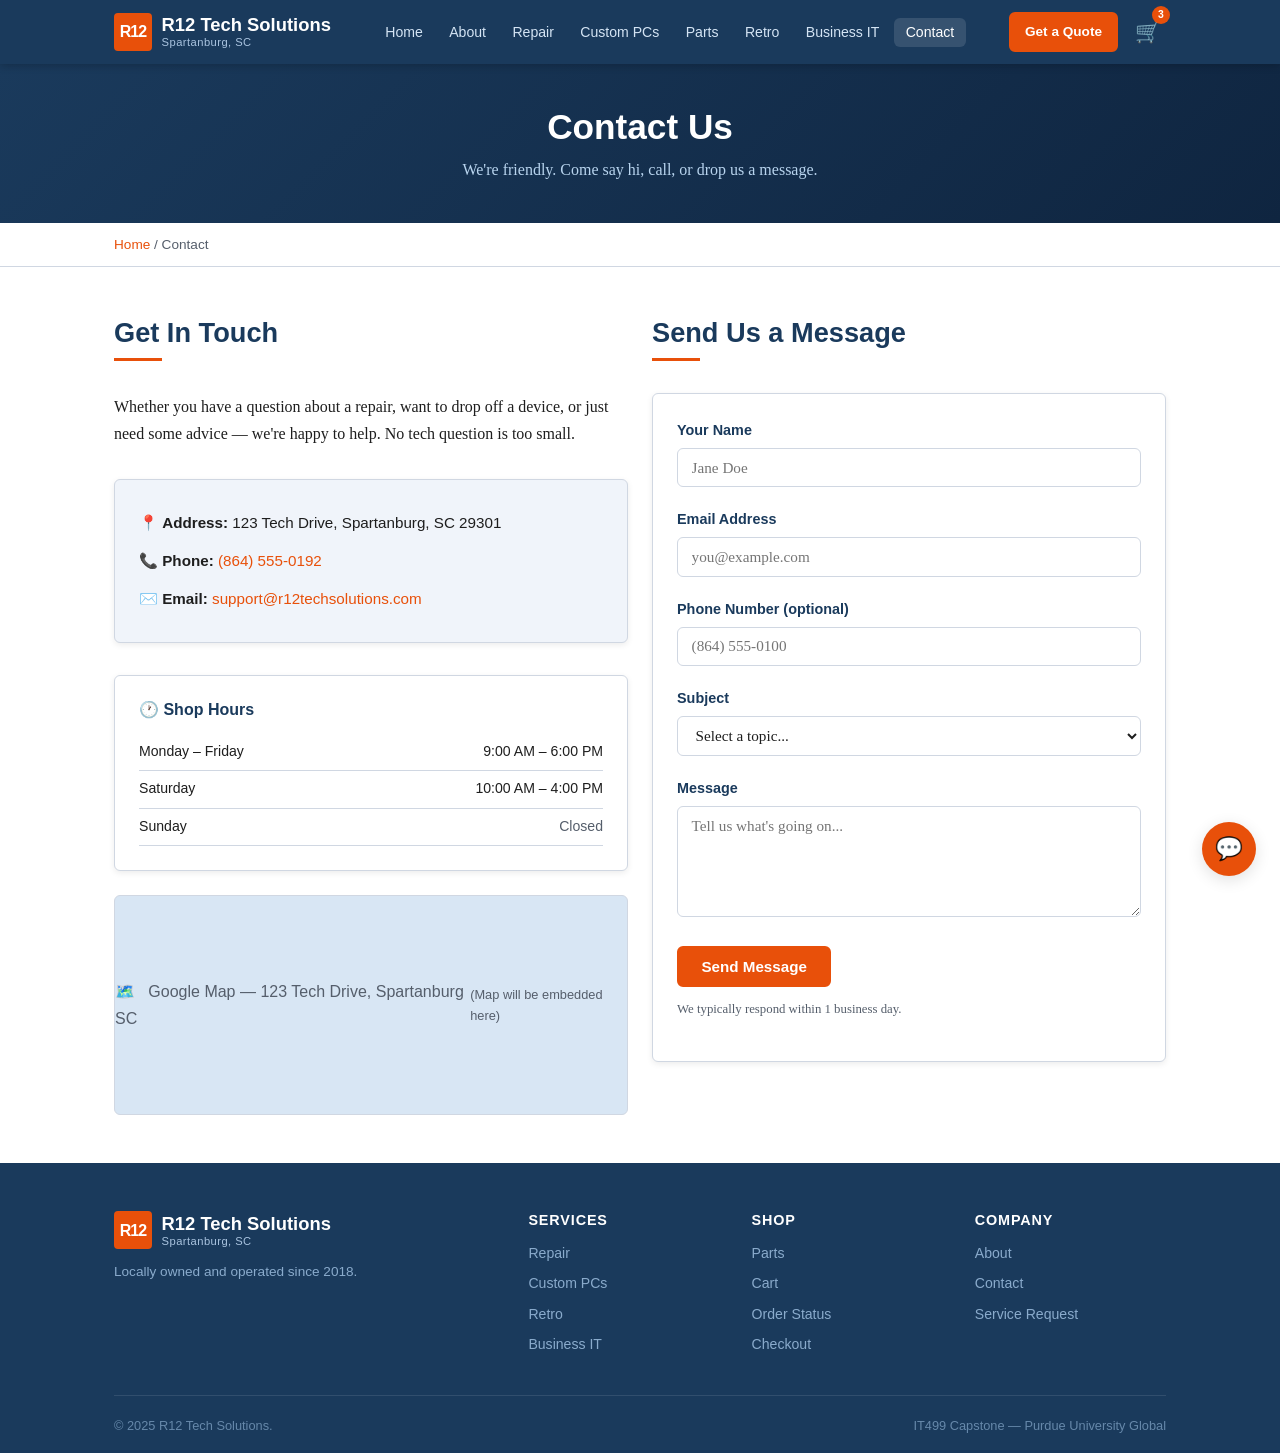
<file: contact.html>
<!DOCTYPE html>
<html lang="en">
<head>
  <meta charset="UTF-8" />
  <meta name="viewport" content="width=device-width, initial-scale=1.0" />
  <title>Contact Us | R12 Tech Solutions</title>
  <link rel="stylesheet" href="css/style.css" />
</head>
<body>

  <header>
    <div class="container nav-inner">
      <a href="index.html" class="logo"><div class="logo-icon">R12</div><div class="logo-text">R12 Tech Solutions<span>Spartanburg, SC</span></div></a>
      <nav><ul class="nav-links">
        <li><a href="index.html">Home</a></li><li><a href="about.html">About</a></li>
        <li><a href="repair.html">Repair</a></li><li><a href="custom-builds.html">Custom PCs</a></li>
        <li><a href="parts-catalog.html">Parts</a></li><li><a href="retro-console.html">Retro</a></li>
        <li><a href="business-it.html">Business IT</a></li><li><a href="contact.html" class="active">Contact</a></li>
      </ul></nav>
      <div class="nav-actions">
        <a href="service-request.html" class="btn btn-primary btn-sm">Get a Quote</a>
        <a href="cart.html" class="cart-icon" aria-label="Cart">🛒<span class="cart-badge">3</span></a>
        <button class="nav-toggle" aria-label="Toggle navigation"><span></span><span></span><span></span></button>
      </div>
    </div>
  </header>

  <div class="page-banner">
    <div class="container"><h1>Contact Us</h1><p>We're friendly. Come say hi, call, or drop us a message.</p></div>
  </div>
  <div class="breadcrumb"><div class="container"><a href="index.html">Home</a><span>Contact</span></div></div>

  <section class="section section-alt">
    <div class="container">
      <div class="grid-2">

        <!-- Contact Info -->
        <div>
          <div class="section-title"><h2>Get In Touch</h2></div>
          <p>Whether you have a question about a repair, want to drop off a device, or just need some advice — we're happy to help. No tech question is too small.</p>

          <div class="card mt-2" style="background:#f0f4fa;">
            <div style="line-height:2.5; font-family:var(--font-heading); font-size:0.95rem;">
              <div>📍 <strong>Address:</strong> 123 Tech Drive, Spartanburg, SC 29301</div>
              <div>📞 <strong>Phone:</strong> <a href="tel:8645550192">(864) 555-0192</a></div>
              <div>✉️ <strong>Email:</strong> <a href="mailto:support@r12techsolutions.com">support@r12techsolutions.com</a></div>
            </div>
          </div>

          <div class="card mt-2">
            <h4 style="margin-bottom:0.75rem;">🕐 Shop Hours</h4>
            <table style="width:100%; border-collapse:collapse; font-family:var(--font-heading); font-size:0.88rem;">
              <tbody>
                <tr style="border-bottom:1px solid var(--border);"><td style="padding:0.4rem 0;">Monday – Friday</td><td style="text-align:right; padding:0.4rem 0;">9:00 AM – 6:00 PM</td></tr>
                <tr style="border-bottom:1px solid var(--border);"><td style="padding:0.4rem 0;">Saturday</td><td style="text-align:right; padding:0.4rem 0;">10:00 AM – 4:00 PM</td></tr>
                <tr><td style="padding:0.4rem 0;">Sunday</td><td style="text-align:right; padding:0.4rem 0; color:var(--text-muted);">Closed</td></tr>
              </tbody>
            </table>
          </div>

          <!-- Map placeholder -->
          <div style="margin-top:1.5rem; width:100%; height:220px; background:#d8e6f4; border-radius:var(--radius); display:flex; align-items:center; justify-content:center; border:1px solid var(--border); font-family:var(--font-heading); color:var(--text-muted);">
            🗺️ &nbsp; Google Map — 123 Tech Drive, Spartanburg SC<br><span style="font-size:0.8rem;">(Map will be embedded here)</span>
          </div>
        </div>

        <!-- Contact Form -->
        <div>
          <div class="section-title"><h2>Send Us a Message</h2></div>
          <div class="card">
            <div class="form-group">
              <label class="form-label" for="c-name">Your Name</label>
              <input class="form-control" type="text" id="c-name" placeholder="Jane Doe" />
            </div>
            <div class="form-group">
              <label class="form-label" for="c-email">Email Address</label>
              <input class="form-control" type="email" id="c-email" placeholder="you@example.com" />
            </div>
            <div class="form-group">
              <label class="form-label" for="c-phone">Phone Number (optional)</label>
              <input class="form-control" type="tel" id="c-phone" placeholder="(864) 555-0100" />
            </div>
            <div class="form-group">
              <label class="form-label" for="c-subject">Subject</label>
              <select class="form-control" id="c-subject">
                <option value="">Select a topic...</option>
                <option>Question about a repair</option>
                <option>Custom PC inquiry</option>
                <option>Parts availability</option>
                <option>Business IT services</option>
                <option>Order or billing issue</option>
                <option>Other</option>
              </select>
            </div>
            <div class="form-group">
              <label class="form-label" for="c-message">Message</label>
              <textarea class="form-control" id="c-message" rows="5" placeholder="Tell us what's going on..."></textarea>
            </div>
            <button type="button" class="btn btn-primary">Send Message</button>
            <p class="text-muted" style="font-size:0.8rem; margin-top:0.75rem;">We typically respond within 1 business day.</p>
          </div>
        </div>

      </div>
    </div>
  </section>

  <footer>
    <div class="container">
      <div class="footer-grid">
        <div class="footer-brand"><div class="logo"><div class="logo-icon">R12</div><div class="logo-text">R12 Tech Solutions<span>Spartanburg, SC</span></div></div><p>Locally owned and operated since 2018.</p></div>
        <div><h4>Services</h4><ul><li><a href="repair.html">Repair</a></li><li><a href="custom-builds.html">Custom PCs</a></li><li><a href="retro-console.html">Retro</a></li><li><a href="business-it.html">Business IT</a></li></ul></div>
        <div><h4>Shop</h4><ul><li><a href="parts-catalog.html">Parts</a></li><li><a href="cart.html">Cart</a></li><li><a href="order-status.html">Order Status</a></li><li><a href="checkout.html">Checkout</a></li></ul></div>
        <div><h4>Company</h4><ul><li><a href="about.html">About</a></li><li><a href="contact.html">Contact</a></li><li><a href="service-request.html">Service Request</a></li></ul></div>
      </div>
      <div class="footer-bottom"><span>&copy; 2025 R12 Tech Solutions.</span><span>IT499 Capstone — Purdue University Global</span></div>
    </div>
  </footer>

  <div class="chat-widget">
    <div class="chat-panel"><div class="chat-header">💬 Live Chat</div><div class="chat-messages"><p style="color:var(--text-muted);font-size:0.85rem;">Hi! How can we help?</p></div><div class="chat-input-row"><input type="text" placeholder="Type your message..." /><button type="button">Send</button></div></div>
    <div class="chat-bubble" role="button" aria-label="Open live chat" tabindex="0">💬</div>
  </div>
  <script src="js/main.js"></script>
</body>
</html>
</file>
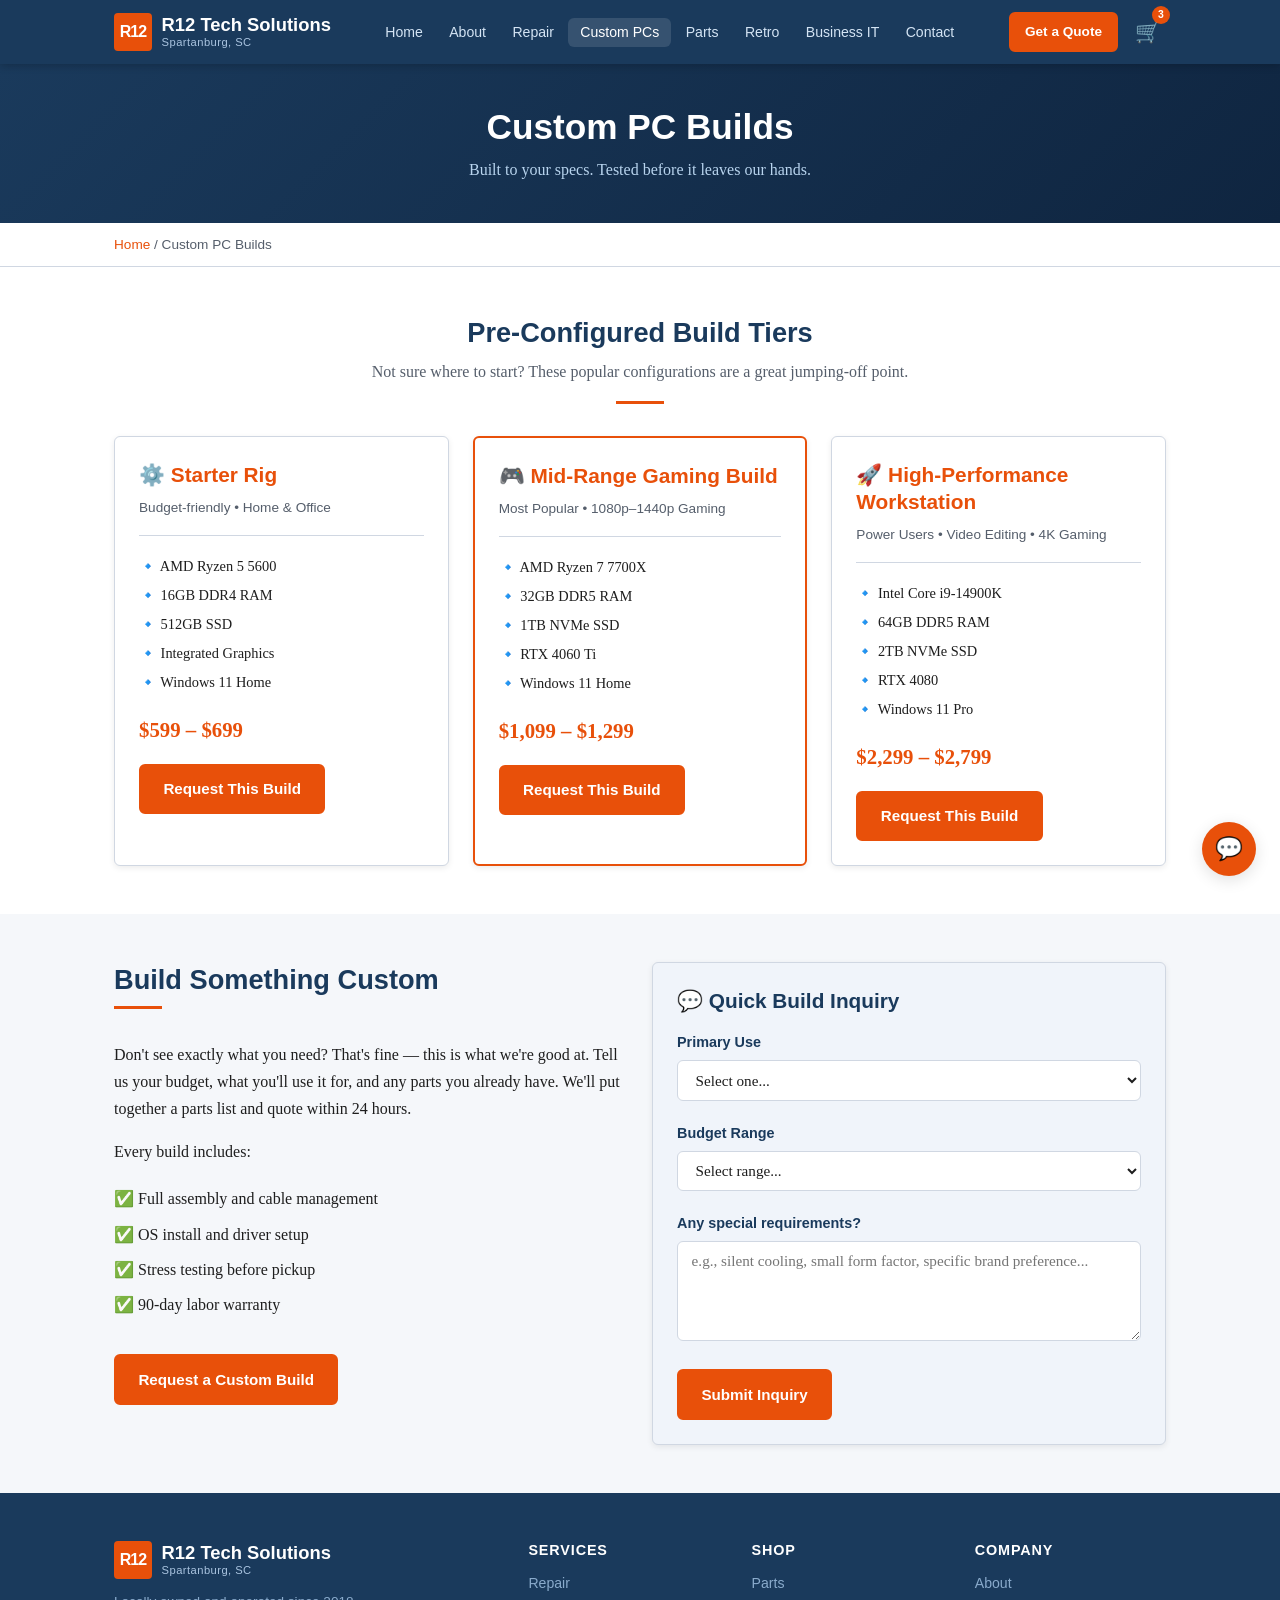
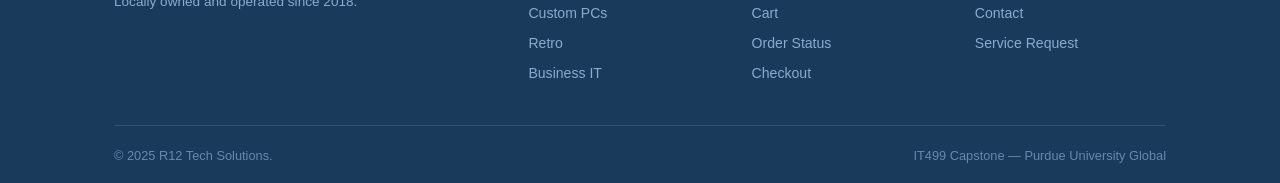
<file: custom-builds.html>
<!DOCTYPE html>
<html lang="en">
<head>
  <meta charset="UTF-8" />
  <meta name="viewport" content="width=device-width, initial-scale=1.0" />
  <title>Custom PC Builds | R12 Tech Solutions</title>
  <link rel="stylesheet" href="css/style.css" />
</head>
<body>

  <header>
    <div class="container nav-inner">
      <a href="index.html" class="logo"><div class="logo-icon">R12</div><div class="logo-text">R12 Tech Solutions<span>Spartanburg, SC</span></div></a>
      <nav><ul class="nav-links">
        <li><a href="index.html">Home</a></li><li><a href="about.html">About</a></li>
        <li><a href="repair.html">Repair</a></li><li><a href="custom-builds.html" class="active">Custom PCs</a></li>
        <li><a href="parts-catalog.html">Parts</a></li><li><a href="retro-console.html">Retro</a></li>
        <li><a href="business-it.html">Business IT</a></li><li><a href="contact.html">Contact</a></li>
      </ul></nav>
      <div class="nav-actions">
        <a href="service-request.html" class="btn btn-primary btn-sm">Get a Quote</a>
        <a href="cart.html" class="cart-icon" aria-label="Cart">🛒<span class="cart-badge">3</span></a>
        <button class="nav-toggle" aria-label="Toggle navigation"><span></span><span></span><span></span></button>
      </div>
    </div>
  </header>

  <div class="page-banner">
    <div class="container"><h1>Custom PC Builds</h1><p>Built to your specs. Tested before it leaves our hands.</p></div>
  </div>
  <div class="breadcrumb"><div class="container"><a href="index.html">Home</a><span>Custom PC Builds</span></div></div>

  <section class="section section-alt">
    <div class="container">
      <div class="section-title center"><h2>Pre-Configured Build Tiers</h2><p class="text-muted">Not sure where to start? These popular configurations are a great jumping-off point.</p></div>
      <div class="grid-3">

        <div class="card">
          <h3 style="color:var(--accent);">⚙️ Starter Rig</h3>
          <p class="text-muted" style="font-size:0.85rem; font-family:var(--font-heading);">Budget-friendly • Home &amp; Office</p>
          <hr style="border:none; border-top:1px solid var(--border); margin: 1rem 0;">
          <ul style="list-style:none; padding:0; font-size:0.9rem; line-height:2;">
            <li>🔹 AMD Ryzen 5 5600</li>
            <li>🔹 16GB DDR4 RAM</li>
            <li>🔹 512GB SSD</li>
            <li>🔹 Integrated Graphics</li>
            <li>🔹 Windows 11 Home</li>
          </ul>
          <p style="font-size:1.3rem; font-weight:700; color:var(--accent); margin-top:1rem;">$599 – $699</p>
          <a href="service-request.html" class="btn btn-primary">Request This Build</a>
        </div>

        <div class="card" style="border-color: var(--accent); border-width: 2px;">
          <h3 style="color:var(--accent);">🎮 Mid-Range Gaming Build</h3>
          <p class="text-muted" style="font-size:0.85rem; font-family:var(--font-heading);">Most Popular • 1080p–1440p Gaming</p>
          <hr style="border:none; border-top:1px solid var(--border); margin: 1rem 0;">
          <ul style="list-style:none; padding:0; font-size:0.9rem; line-height:2;">
            <li>🔹 AMD Ryzen 7 7700X</li>
            <li>🔹 32GB DDR5 RAM</li>
            <li>🔹 1TB NVMe SSD</li>
            <li>🔹 RTX 4060 Ti</li>
            <li>🔹 Windows 11 Home</li>
          </ul>
          <p style="font-size:1.3rem; font-weight:700; color:var(--accent); margin-top:1rem;">$1,099 – $1,299</p>
          <a href="service-request.html" class="btn btn-primary">Request This Build</a>
        </div>

        <div class="card">
          <h3 style="color:var(--accent);">🚀 High-Performance Workstation</h3>
          <p class="text-muted" style="font-size:0.85rem; font-family:var(--font-heading);">Power Users • Video Editing • 4K Gaming</p>
          <hr style="border:none; border-top:1px solid var(--border); margin: 1rem 0;">
          <ul style="list-style:none; padding:0; font-size:0.9rem; line-height:2;">
            <li>🔹 Intel Core i9-14900K</li>
            <li>🔹 64GB DDR5 RAM</li>
            <li>🔹 2TB NVMe SSD</li>
            <li>🔹 RTX 4080</li>
            <li>🔹 Windows 11 Pro</li>
          </ul>
          <p style="font-size:1.3rem; font-weight:700; color:var(--accent); margin-top:1rem;">$2,299 – $2,799</p>
          <a href="service-request.html" class="btn btn-primary">Request This Build</a>
        </div>

      </div>
    </div>
  </section>

  <section class="section">
    <div class="container">
      <div class="grid-2">
        <div>
          <div class="section-title"><h2>Build Something Custom</h2></div>
          <p>Don't see exactly what you need? That's fine — this is what we're good at. Tell us your budget, what you'll use it for, and any parts you already have. We'll put together a parts list and quote within 24 hours.</p>
          <p>Every build includes:</p>
          <ul style="list-style:none; padding:0; line-height:2.2;">
            <li>✅ Full assembly and cable management</li>
            <li>✅ OS install and driver setup</li>
            <li>✅ Stress testing before pickup</li>
            <li>✅ 90-day labor warranty</li>
          </ul>
          <a href="service-request.html" class="btn btn-primary mt-2">Request a Custom Build</a>
        </div>

        <div class="card" style="background:#f0f4fa;">
          <h3 style="margin-bottom:1rem;">💬 Quick Build Inquiry</h3>
          <div class="form-group">
            <label class="form-label" for="build-use">Primary Use</label>
            <select class="form-control" id="build-use">
              <option value="">Select one...</option>
              <option>Gaming</option>
              <option>Home / Office Work</option>
              <option>Video / Photo Editing</option>
              <option>3D Rendering / CAD</option>
              <option>General Use</option>
            </select>
          </div>
          <div class="form-group">
            <label class="form-label" for="build-budget">Budget Range</label>
            <select class="form-control" id="build-budget">
              <option value="">Select range...</option>
              <option>Under $600</option>
              <option>$600 – $1,000</option>
              <option>$1,000 – $1,500</option>
              <option>$1,500 – $2,500</option>
              <option>$2,500+</option>
            </select>
          </div>
          <div class="form-group">
            <label class="form-label" for="build-notes">Any special requirements?</label>
            <textarea class="form-control" id="build-notes" rows="3" placeholder="e.g., silent cooling, small form factor, specific brand preference..."></textarea>
          </div>
          <a href="service-request.html" class="btn btn-primary">Submit Inquiry</a>
        </div>
      </div>
    </div>
  </section>

  <footer>
    <div class="container">
      <div class="footer-grid">
        <div class="footer-brand"><div class="logo"><div class="logo-icon">R12</div><div class="logo-text">R12 Tech Solutions<span>Spartanburg, SC</span></div></div><p>Locally owned and operated since 2018.</p></div>
        <div><h4>Services</h4><ul><li><a href="repair.html">Repair</a></li><li><a href="custom-builds.html">Custom PCs</a></li><li><a href="retro-console.html">Retro</a></li><li><a href="business-it.html">Business IT</a></li></ul></div>
        <div><h4>Shop</h4><ul><li><a href="parts-catalog.html">Parts</a></li><li><a href="cart.html">Cart</a></li><li><a href="order-status.html">Order Status</a></li><li><a href="checkout.html">Checkout</a></li></ul></div>
        <div><h4>Company</h4><ul><li><a href="about.html">About</a></li><li><a href="contact.html">Contact</a></li><li><a href="service-request.html">Service Request</a></li></ul></div>
      </div>
      <div class="footer-bottom"><span>&copy; 2025 R12 Tech Solutions.</span><span>IT499 Capstone — Purdue University Global</span></div>
    </div>
  </footer>

  <div class="chat-widget">
    <div class="chat-panel"><div class="chat-header">💬 Live Chat — R12 Support</div><div class="chat-messages"><p style="color:var(--text-muted);font-size:0.85rem;">Hi there! How can we help?</p></div><div class="chat-input-row"><input type="text" placeholder="Type your message..." /><button type="button">Send</button></div></div>
    <div class="chat-bubble" role="button" aria-label="Open live chat" tabindex="0">💬</div>
  </div>
  <script src="js/main.js"></script>
</body>
</html>
</file>
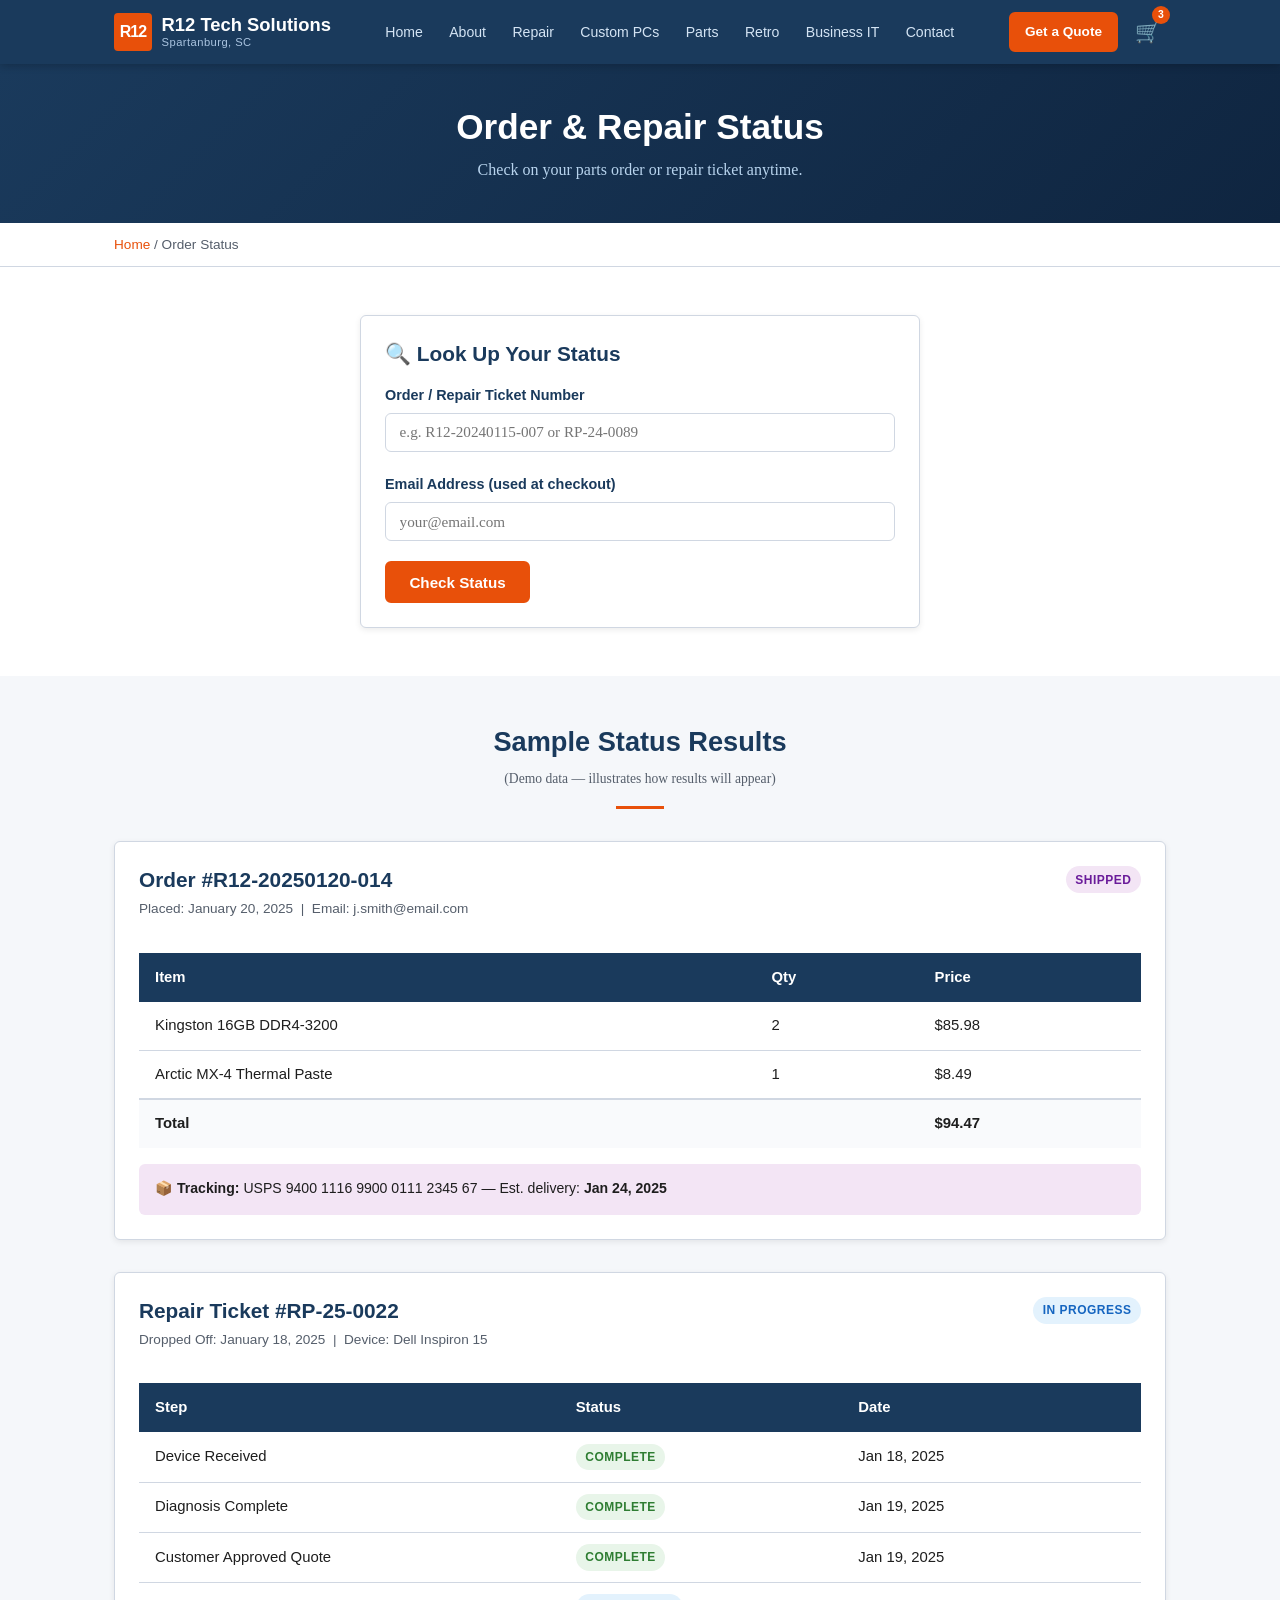
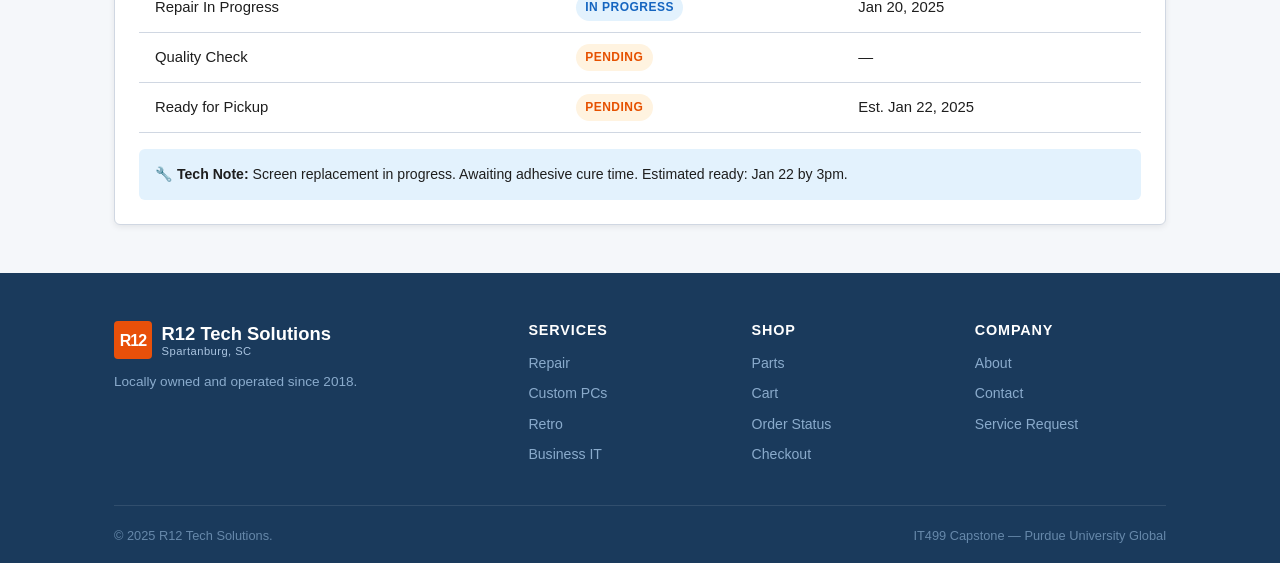
<file: order-status.html>
<!DOCTYPE html>
<html lang="en">
<head>
  <meta charset="UTF-8" />
  <meta name="viewport" content="width=device-width, initial-scale=1.0" />
  <title>Order Status | R12 Tech Solutions</title>
  <link rel="stylesheet" href="css/style.css" />
</head>
<body>

  <header>
    <div class="container nav-inner">
      <a href="index.html" class="logo"><div class="logo-icon">R12</div><div class="logo-text">R12 Tech Solutions<span>Spartanburg, SC</span></div></a>
      <nav><ul class="nav-links">
        <li><a href="index.html">Home</a></li><li><a href="about.html">About</a></li>
        <li><a href="repair.html">Repair</a></li><li><a href="custom-builds.html">Custom PCs</a></li>
        <li><a href="parts-catalog.html">Parts</a></li><li><a href="retro-console.html">Retro</a></li>
        <li><a href="business-it.html">Business IT</a></li><li><a href="contact.html">Contact</a></li>
      </ul></nav>
      <div class="nav-actions">
        <a href="service-request.html" class="btn btn-primary btn-sm">Get a Quote</a>
        <a href="cart.html" class="cart-icon" aria-label="Cart">🛒<span class="cart-badge">3</span></a>
        <button class="nav-toggle" aria-label="Toggle navigation"><span></span><span></span><span></span></button>
      </div>
    </div>
  </header>

  <div class="page-banner">
    <div class="container"><h1>Order &amp; Repair Status</h1><p>Check on your parts order or repair ticket anytime.</p></div>
  </div>
  <div class="breadcrumb"><div class="container"><a href="index.html">Home</a><span>Order Status</span></div></div>

  <section class="section section-alt">
    <div class="container">
      <div style="max-width:560px; margin:0 auto;">
        <div class="card">
          <h3 style="margin-bottom:1rem;">🔍 Look Up Your Status</h3>
          <div class="form-group">
            <label class="form-label" for="lookup-id">Order / Repair Ticket Number</label>
            <input class="form-control" type="text" id="lookup-id" placeholder="e.g. R12-20240115-007 or RP-24-0089" />
          </div>
          <div class="form-group">
            <label class="form-label" for="lookup-email">Email Address (used at checkout)</label>
            <input class="form-control" type="email" id="lookup-email" placeholder="your@email.com" />
          </div>
          <button type="button" class="btn btn-primary">Check Status</button>
        </div>
      </div>
    </div>
  </section>

  <!-- Sample status results (prototype display) -->
  <section class="section">
    <div class="container">
      <div class="section-title center"><h2>Sample Status Results</h2><p class="text-muted" style="font-size:0.85rem;">(Demo data — illustrates how results will appear)</p></div>

      <!-- Parts Order Sample -->
      <div class="card mb-2">
        <div style="display:flex; justify-content:space-between; align-items:flex-start; flex-wrap:wrap; gap:1rem; margin-bottom:1rem;">
          <div>
            <h3 style="margin-bottom:0.25rem;">Order #R12-20250120-014</h3>
            <p class="text-muted" style="font-size:0.85rem; font-family:var(--font-heading);">Placed: January 20, 2025 &nbsp;|&nbsp; Email: j.smith@email.com</p>
          </div>
          <span class="badge badge-shipped">Shipped</span>
        </div>

        <div class="table-wrap">
          <table>
            <thead><tr><th>Item</th><th>Qty</th><th>Price</th></tr></thead>
            <tbody>
              <tr><td>Kingston 16GB DDR4-3200</td><td>2</td><td>$85.98</td></tr>
              <tr><td>Arctic MX-4 Thermal Paste</td><td>1</td><td>$8.49</td></tr>
            </tbody>
            <tfoot><tr><td colspan="2">Total</td><td>$94.47</td></tr></tfoot>
          </table>
        </div>

        <div style="margin-top:1rem; padding:0.85rem 1rem; background:#f3e5f5; border-radius:var(--radius); font-family:var(--font-heading); font-size:0.88rem;">
          📦 <strong>Tracking:</strong> USPS 9400 1116 9900 0111 2345 67 — Est. delivery: <strong>Jan 24, 2025</strong>
        </div>
      </div>

      <!-- Repair Ticket Sample -->
      <div class="card">
        <div style="display:flex; justify-content:space-between; align-items:flex-start; flex-wrap:wrap; gap:1rem; margin-bottom:1rem;">
          <div>
            <h3 style="margin-bottom:0.25rem;">Repair Ticket #RP-25-0022</h3>
            <p class="text-muted" style="font-size:0.85rem; font-family:var(--font-heading);">Dropped Off: January 18, 2025 &nbsp;|&nbsp; Device: Dell Inspiron 15</p>
          </div>
          <span class="badge badge-progress">In Progress</span>
        </div>

        <div class="table-wrap">
          <table>
            <thead><tr><th>Step</th><th>Status</th><th>Date</th></tr></thead>
            <tbody>
              <tr><td>Device Received</td><td><span class="badge badge-done">Complete</span></td><td>Jan 18, 2025</td></tr>
              <tr><td>Diagnosis Complete</td><td><span class="badge badge-done">Complete</span></td><td>Jan 19, 2025</td></tr>
              <tr><td>Customer Approved Quote</td><td><span class="badge badge-done">Complete</span></td><td>Jan 19, 2025</td></tr>
              <tr><td>Repair In Progress</td><td><span class="badge badge-progress">In Progress</span></td><td>Jan 20, 2025</td></tr>
              <tr><td>Quality Check</td><td><span class="badge badge-pending">Pending</span></td><td>—</td></tr>
              <tr><td>Ready for Pickup</td><td><span class="badge badge-pending">Pending</span></td><td>Est. Jan 22, 2025</td></tr>
            </tbody>
          </table>
        </div>

        <div style="margin-top:1rem; padding:0.85rem 1rem; background:#e3f2fd; border-radius:var(--radius); font-family:var(--font-heading); font-size:0.88rem;">
          🔧 <strong>Tech Note:</strong> Screen replacement in progress. Awaiting adhesive cure time. Estimated ready: Jan 22 by 3pm.
        </div>
      </div>

    </div>
  </section>

  <footer>
    <div class="container">
      <div class="footer-grid">
        <div class="footer-brand"><div class="logo"><div class="logo-icon">R12</div><div class="logo-text">R12 Tech Solutions<span>Spartanburg, SC</span></div></div><p>Locally owned and operated since 2018.</p></div>
        <div><h4>Services</h4><ul><li><a href="repair.html">Repair</a></li><li><a href="custom-builds.html">Custom PCs</a></li><li><a href="retro-console.html">Retro</a></li><li><a href="business-it.html">Business IT</a></li></ul></div>
        <div><h4>Shop</h4><ul><li><a href="parts-catalog.html">Parts</a></li><li><a href="cart.html">Cart</a></li><li><a href="order-status.html">Order Status</a></li><li><a href="checkout.html">Checkout</a></li></ul></div>
        <div><h4>Company</h4><ul><li><a href="about.html">About</a></li><li><a href="contact.html">Contact</a></li><li><a href="service-request.html">Service Request</a></li></ul></div>
      </div>
      <div class="footer-bottom"><span>&copy; 2025 R12 Tech Solutions.</span><span>IT499 Capstone — Purdue University Global</span></div>
    </div>
  </footer>
  <script src="js/main.js"></script>
</body>
</html>
</file>
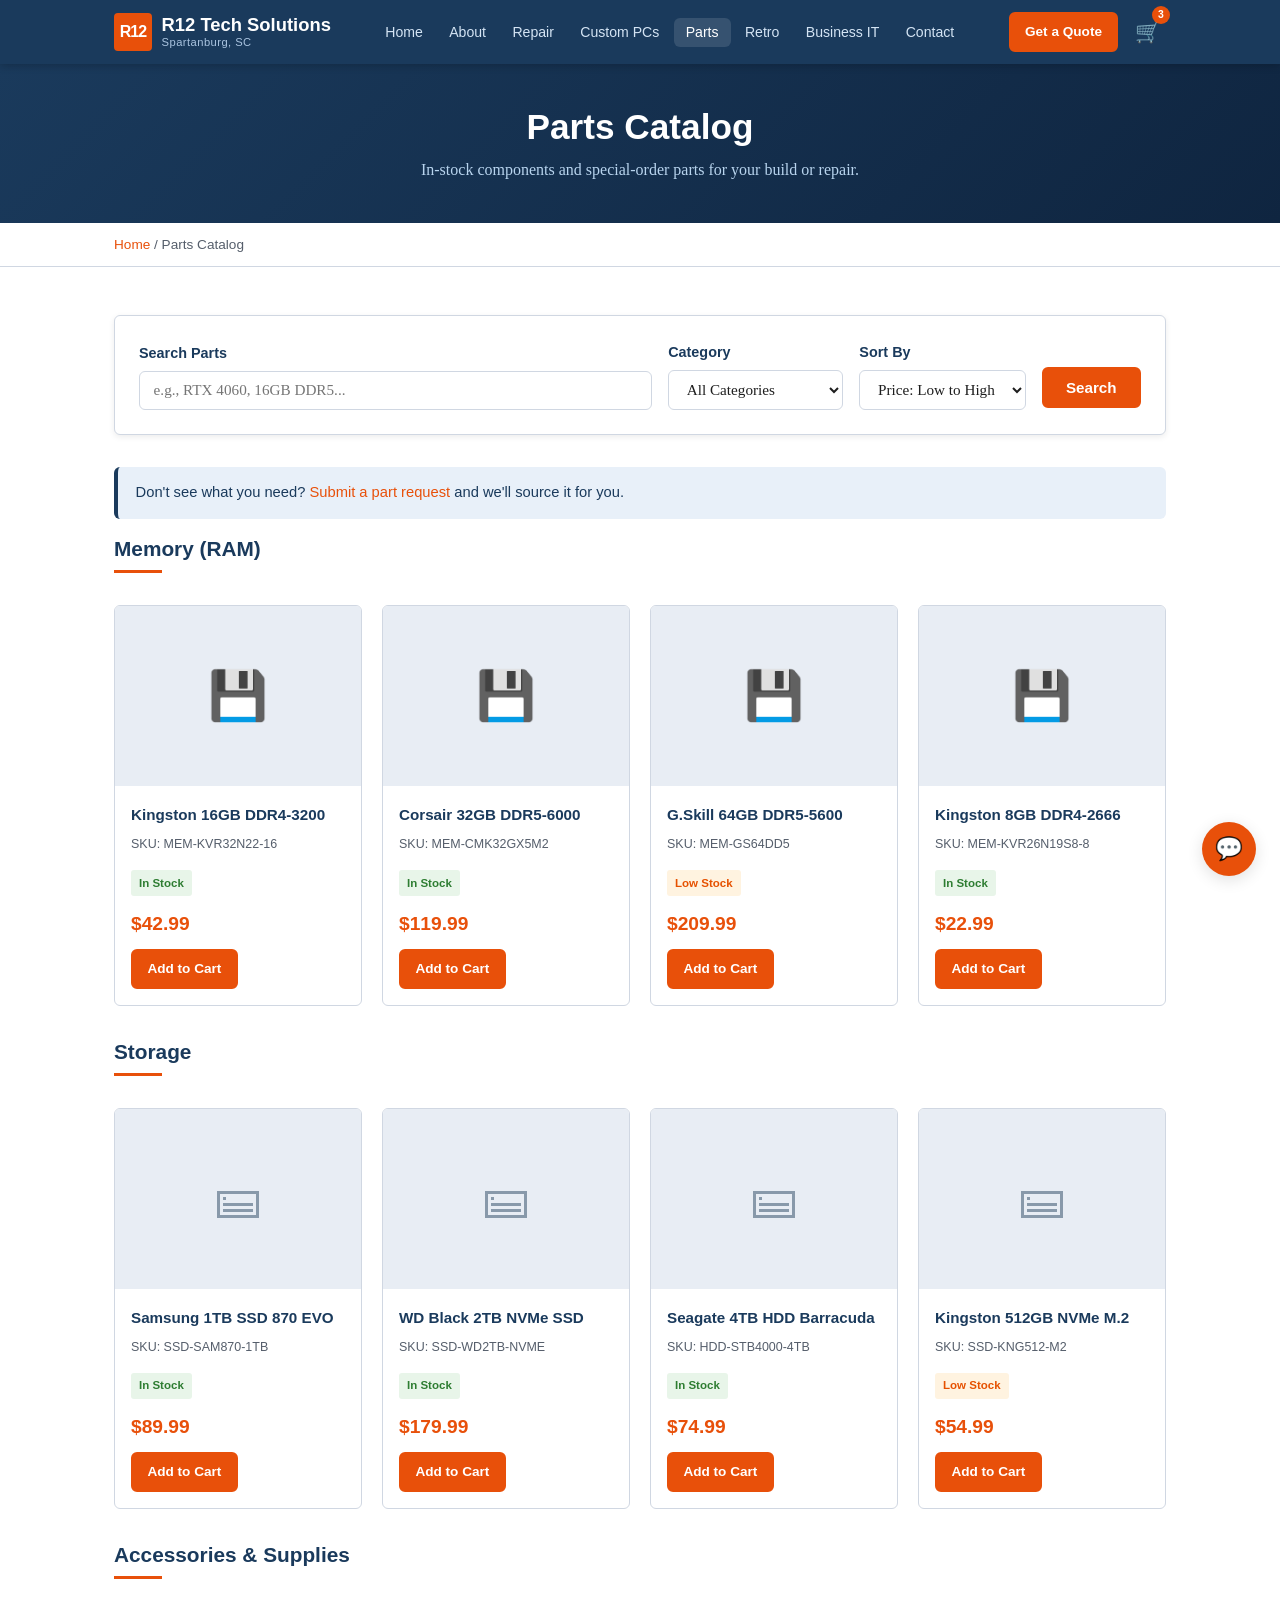
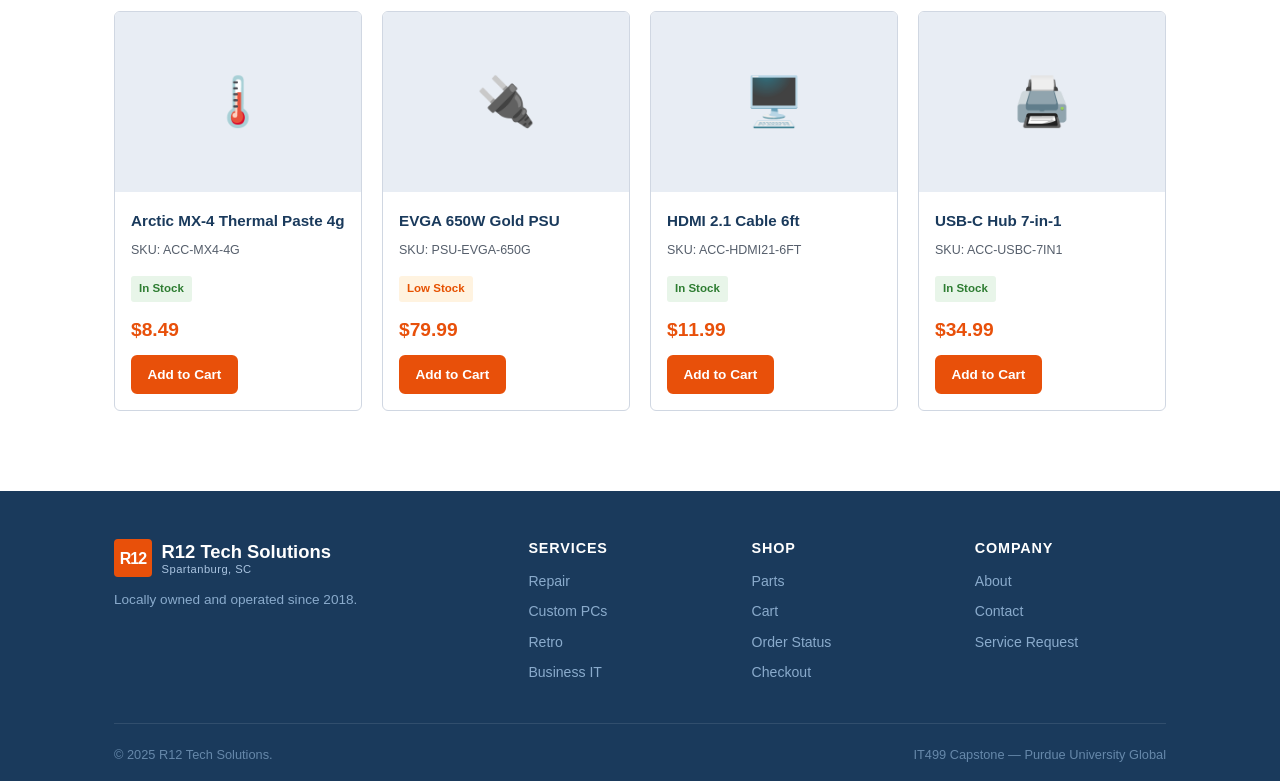
<file: parts-catalog.html>
<!DOCTYPE html>
<html lang="en">
<head>
  <meta charset="UTF-8" />
  <meta name="viewport" content="width=device-width, initial-scale=1.0" />
  <title>Parts Catalog | R12 Tech Solutions</title>
  <link rel="stylesheet" href="css/style.css" />
</head>
<body>

  <header>
    <div class="container nav-inner">
      <a href="index.html" class="logo"><div class="logo-icon">R12</div><div class="logo-text">R12 Tech Solutions<span>Spartanburg, SC</span></div></a>
      <nav><ul class="nav-links">
        <li><a href="index.html">Home</a></li><li><a href="about.html">About</a></li>
        <li><a href="repair.html">Repair</a></li><li><a href="custom-builds.html">Custom PCs</a></li>
        <li><a href="parts-catalog.html" class="active">Parts</a></li><li><a href="retro-console.html">Retro</a></li>
        <li><a href="business-it.html">Business IT</a></li><li><a href="contact.html">Contact</a></li>
      </ul></nav>
      <div class="nav-actions">
        <a href="service-request.html" class="btn btn-primary btn-sm">Get a Quote</a>
        <a href="cart.html" class="cart-icon" aria-label="Cart">🛒<span class="cart-badge">3</span></a>
        <button class="nav-toggle" aria-label="Toggle navigation"><span></span><span></span><span></span></button>
      </div>
    </div>
  </header>

  <div class="page-banner">
    <div class="container"><h1>Parts Catalog</h1><p>In-stock components and special-order parts for your build or repair.</p></div>
  </div>
  <div class="breadcrumb"><div class="container"><a href="index.html">Home</a><span>Parts Catalog</span></div></div>

  <section class="section section-alt">
    <div class="container">
      <!-- Search & Filter Bar -->
      <div class="card mb-2" style="display:flex; gap:1rem; flex-wrap:wrap; align-items:flex-end;">
        <div class="form-group" style="flex:1; min-width:200px; margin-bottom:0;">
          <label class="form-label" for="cat-search">Search Parts</label>
          <input class="form-control" type="text" id="cat-search" placeholder="e.g., RTX 4060, 16GB DDR5..." />
        </div>
        <div class="form-group" style="min-width:160px; margin-bottom:0;">
          <label class="form-label" for="cat-filter">Category</label>
          <select class="form-control" id="cat-filter">
            <option value="">All Categories</option>
            <option>CPUs &amp; Processors</option>
            <option>Memory (RAM)</option>
            <option>Storage (SSD/HDD)</option>
            <option>Graphics Cards</option>
            <option>Motherboards</option>
            <option>Power Supplies</option>
            <option>Cooling</option>
            <option>Cases</option>
            <option>Accessories</option>
          </select>
        </div>
        <div class="form-group" style="min-width:140px; margin-bottom:0;">
          <label class="form-label" for="cat-sort">Sort By</label>
          <select class="form-control" id="cat-sort">
            <option>Price: Low to High</option>
            <option>Price: High to Low</option>
            <option>Newest First</option>
            <option>Name A–Z</option>
          </select>
        </div>
        <div style="padding-bottom:0.1rem;">
          <button type="button" class="btn btn-primary">Search</button>
        </div>
      </div>

      <div class="alert alert-info">Don't see what you need? <a href="service-request.html">Submit a part request</a> and we'll source it for you.</div>

      <!-- Memory -->
      <div class="section-title"><h3>Memory (RAM)</h3></div>
      <div class="grid-4 mb-2">
        <div class="product-card">
          <div class="product-img">💾</div>
          <div class="product-info">
            <div class="product-title">Kingston 16GB DDR4-3200</div>
            <div class="product-sku">SKU: MEM-KVR32N22-16</div>
            <div class="stock-badge in-stock">In Stock</div>
            <div class="product-price">$42.99</div>
            <a href="cart.html" class="btn btn-primary btn-sm">Add to Cart</a>
          </div>
        </div>
        <div class="product-card">
          <div class="product-img">💾</div>
          <div class="product-info">
            <div class="product-title">Corsair 32GB DDR5-6000</div>
            <div class="product-sku">SKU: MEM-CMK32GX5M2</div>
            <div class="stock-badge in-stock">In Stock</div>
            <div class="product-price">$119.99</div>
            <a href="cart.html" class="btn btn-primary btn-sm">Add to Cart</a>
          </div>
        </div>
        <div class="product-card">
          <div class="product-img">💾</div>
          <div class="product-info">
            <div class="product-title">G.Skill 64GB DDR5-5600</div>
            <div class="product-sku">SKU: MEM-GS64DD5</div>
            <div class="stock-badge low-stock">Low Stock</div>
            <div class="product-price">$209.99</div>
            <a href="cart.html" class="btn btn-primary btn-sm">Add to Cart</a>
          </div>
        </div>
        <div class="product-card">
          <div class="product-img">💾</div>
          <div class="product-info">
            <div class="product-title">Kingston 8GB DDR4-2666</div>
            <div class="product-sku">SKU: MEM-KVR26N19S8-8</div>
            <div class="stock-badge in-stock">In Stock</div>
            <div class="product-price">$22.99</div>
            <a href="cart.html" class="btn btn-primary btn-sm">Add to Cart</a>
          </div>
        </div>
      </div>

      <!-- Storage -->
      <div class="section-title"><h3>Storage</h3></div>
      <div class="grid-4 mb-2">
        <div class="product-card">
          <div class="product-img">🖴</div>
          <div class="product-info">
            <div class="product-title">Samsung 1TB SSD 870 EVO</div>
            <div class="product-sku">SKU: SSD-SAM870-1TB</div>
            <div class="stock-badge in-stock">In Stock</div>
            <div class="product-price">$89.99</div>
            <a href="cart.html" class="btn btn-primary btn-sm">Add to Cart</a>
          </div>
        </div>
        <div class="product-card">
          <div class="product-img">🖴</div>
          <div class="product-info">
            <div class="product-title">WD Black 2TB NVMe SSD</div>
            <div class="product-sku">SKU: SSD-WD2TB-NVME</div>
            <div class="stock-badge in-stock">In Stock</div>
            <div class="product-price">$179.99</div>
            <a href="cart.html" class="btn btn-primary btn-sm">Add to Cart</a>
          </div>
        </div>
        <div class="product-card">
          <div class="product-img">🖴</div>
          <div class="product-info">
            <div class="product-title">Seagate 4TB HDD Barracuda</div>
            <div class="product-sku">SKU: HDD-STB4000-4TB</div>
            <div class="stock-badge in-stock">In Stock</div>
            <div class="product-price">$74.99</div>
            <a href="cart.html" class="btn btn-primary btn-sm">Add to Cart</a>
          </div>
        </div>
        <div class="product-card">
          <div class="product-img">🖴</div>
          <div class="product-info">
            <div class="product-title">Kingston 512GB NVMe M.2</div>
            <div class="product-sku">SKU: SSD-KNG512-M2</div>
            <div class="stock-badge low-stock">Low Stock</div>
            <div class="product-price">$54.99</div>
            <a href="cart.html" class="btn btn-primary btn-sm">Add to Cart</a>
          </div>
        </div>
      </div>

      <!-- Accessories -->
      <div class="section-title"><h3>Accessories &amp; Supplies</h3></div>
      <div class="grid-4 mb-2">
        <div class="product-card">
          <div class="product-img">🌡️</div>
          <div class="product-info">
            <div class="product-title">Arctic MX-4 Thermal Paste 4g</div>
            <div class="product-sku">SKU: ACC-MX4-4G</div>
            <div class="stock-badge in-stock">In Stock</div>
            <div class="product-price">$8.49</div>
            <a href="cart.html" class="btn btn-primary btn-sm">Add to Cart</a>
          </div>
        </div>
        <div class="product-card">
          <div class="product-img">🔌</div>
          <div class="product-info">
            <div class="product-title">EVGA 650W Gold PSU</div>
            <div class="product-sku">SKU: PSU-EVGA-650G</div>
            <div class="stock-badge low-stock">Low Stock</div>
            <div class="product-price">$79.99</div>
            <a href="cart.html" class="btn btn-primary btn-sm">Add to Cart</a>
          </div>
        </div>
        <div class="product-card">
          <div class="product-img">🖥️</div>
          <div class="product-info">
            <div class="product-title">HDMI 2.1 Cable 6ft</div>
            <div class="product-sku">SKU: ACC-HDMI21-6FT</div>
            <div class="stock-badge in-stock">In Stock</div>
            <div class="product-price">$11.99</div>
            <a href="cart.html" class="btn btn-primary btn-sm">Add to Cart</a>
          </div>
        </div>
        <div class="product-card">
          <div class="product-img">🖨️</div>
          <div class="product-info">
            <div class="product-title">USB-C Hub 7-in-1</div>
            <div class="product-sku">SKU: ACC-USBC-7IN1</div>
            <div class="stock-badge in-stock">In Stock</div>
            <div class="product-price">$34.99</div>
            <a href="cart.html" class="btn btn-primary btn-sm">Add to Cart</a>
          </div>
        </div>
      </div>

    </div>
  </section>

  <footer>
    <div class="container">
      <div class="footer-grid">
        <div class="footer-brand"><div class="logo"><div class="logo-icon">R12</div><div class="logo-text">R12 Tech Solutions<span>Spartanburg, SC</span></div></div><p>Locally owned and operated since 2018.</p></div>
        <div><h4>Services</h4><ul><li><a href="repair.html">Repair</a></li><li><a href="custom-builds.html">Custom PCs</a></li><li><a href="retro-console.html">Retro</a></li><li><a href="business-it.html">Business IT</a></li></ul></div>
        <div><h4>Shop</h4><ul><li><a href="parts-catalog.html">Parts</a></li><li><a href="cart.html">Cart</a></li><li><a href="order-status.html">Order Status</a></li><li><a href="checkout.html">Checkout</a></li></ul></div>
        <div><h4>Company</h4><ul><li><a href="about.html">About</a></li><li><a href="contact.html">Contact</a></li><li><a href="service-request.html">Service Request</a></li></ul></div>
      </div>
      <div class="footer-bottom"><span>&copy; 2025 R12 Tech Solutions.</span><span>IT499 Capstone — Purdue University Global</span></div>
    </div>
  </footer>

  <div class="chat-widget">
    <div class="chat-panel"><div class="chat-header">💬 Live Chat</div><div class="chat-messages"><p style="color:var(--text-muted);font-size:0.85rem;">Hi! Need help finding a part?</p></div><div class="chat-input-row"><input type="text" placeholder="Type your message..." /><button type="button">Send</button></div></div>
    <div class="chat-bubble" role="button" aria-label="Open live chat" tabindex="0">💬</div>
  </div>
  <script src="js/main.js"></script>
</body>
</html>
</file>
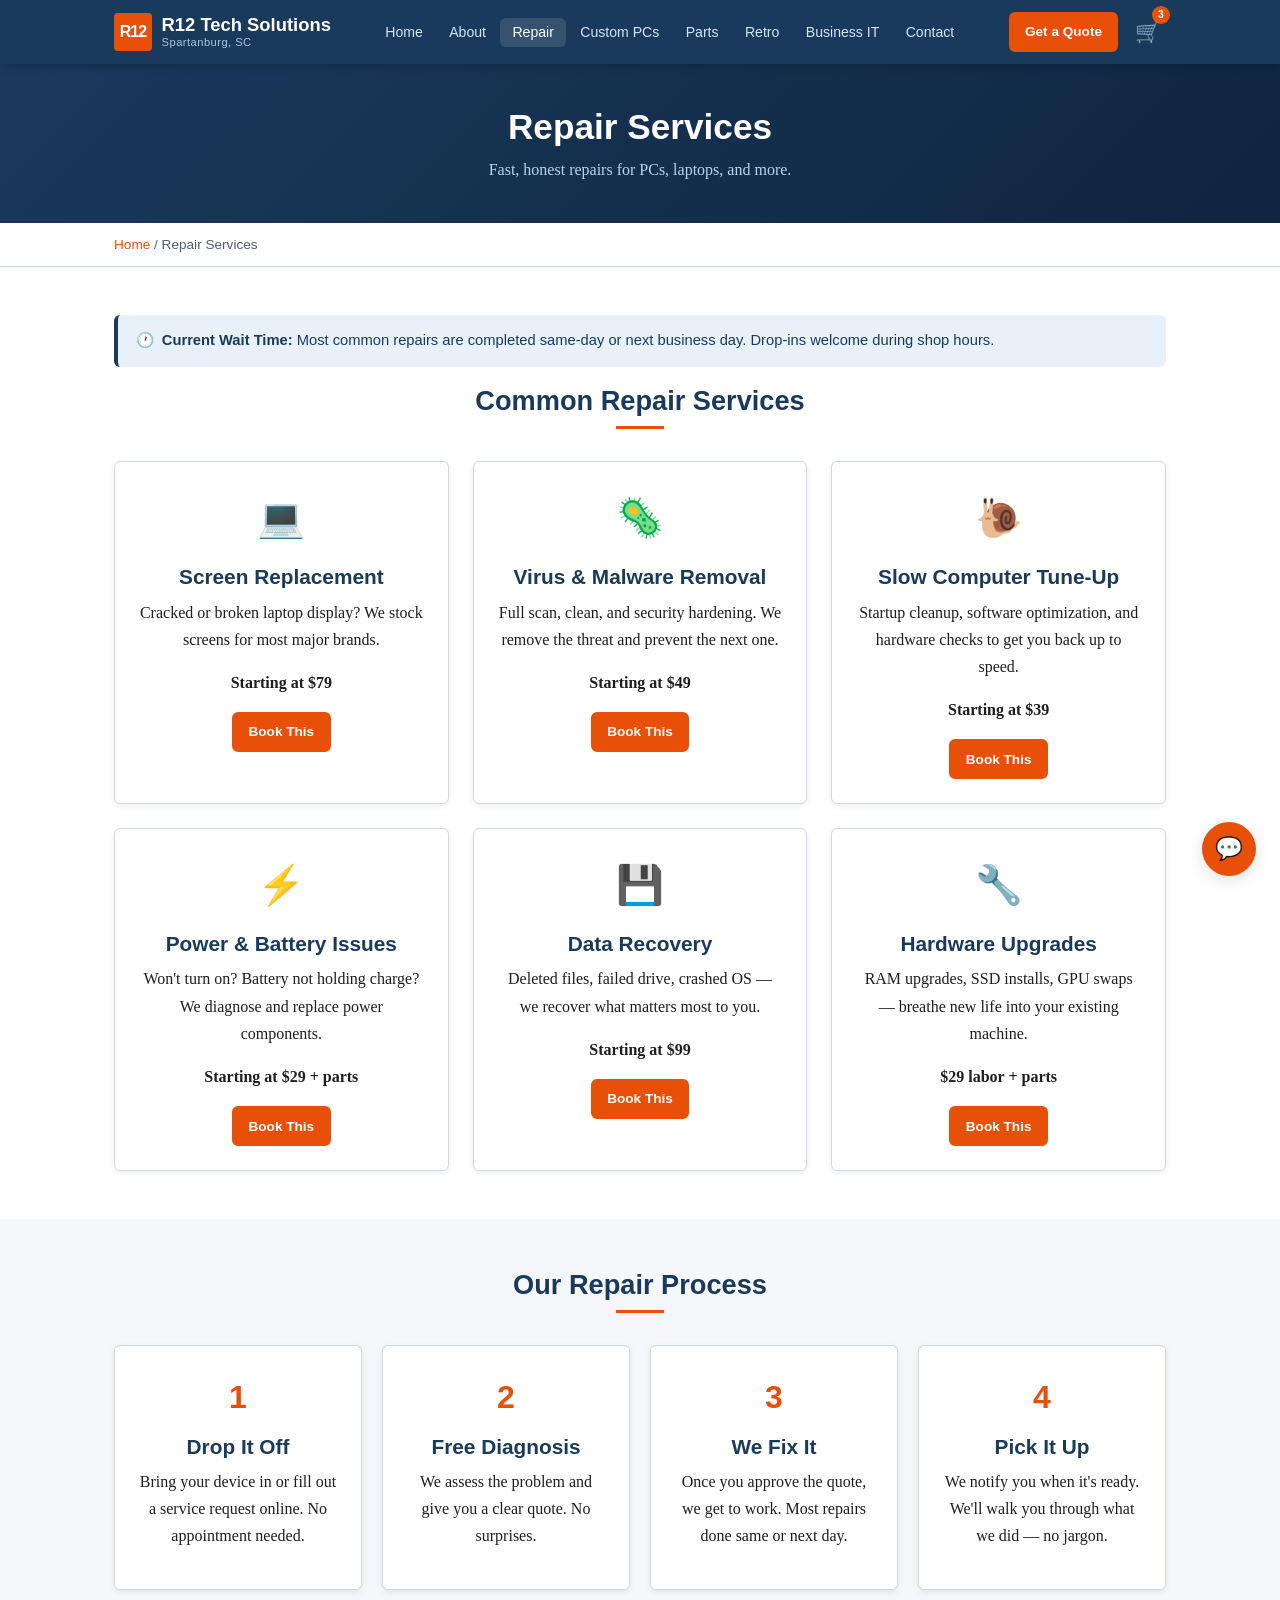
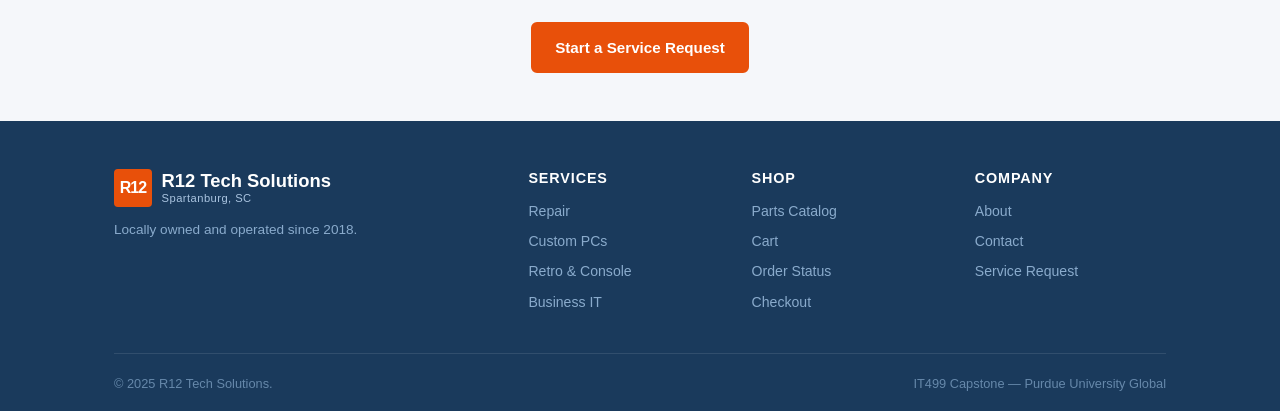
<file: repair.html>
<!DOCTYPE html>
<html lang="en">
<head>
  <meta charset="UTF-8" />
  <meta name="viewport" content="width=device-width, initial-scale=1.0" />
  <title>Repair Services | R12 Tech Solutions</title>
  <link rel="stylesheet" href="css/style.css" />
</head>
<body>

  <header>
    <div class="container nav-inner">
      <a href="index.html" class="logo"><div class="logo-icon">R12</div><div class="logo-text">R12 Tech Solutions<span>Spartanburg, SC</span></div></a>
      <nav><ul class="nav-links">
        <li><a href="index.html">Home</a></li><li><a href="about.html">About</a></li>
        <li><a href="repair.html" class="active">Repair</a></li><li><a href="custom-builds.html">Custom PCs</a></li>
        <li><a href="parts-catalog.html">Parts</a></li><li><a href="retro-console.html">Retro</a></li>
        <li><a href="business-it.html">Business IT</a></li><li><a href="contact.html">Contact</a></li>
      </ul></nav>
      <div class="nav-actions">
        <a href="service-request.html" class="btn btn-primary btn-sm">Get a Quote</a>
        <a href="cart.html" class="cart-icon" aria-label="Cart">🛒<span class="cart-badge">3</span></a>
        <button class="nav-toggle" aria-label="Toggle navigation"><span></span><span></span><span></span></button>
      </div>
    </div>
  </header>

  <div class="page-banner">
    <div class="container"><h1>Repair Services</h1><p>Fast, honest repairs for PCs, laptops, and more.</p></div>
  </div>

  <div class="breadcrumb"><div class="container"><a href="index.html">Home</a><span>Repair Services</span></div></div>

  <section class="section section-alt">
    <div class="container">
      <div class="alert alert-info">🕐 &nbsp;<strong>Current Wait Time:</strong> Most common repairs are completed same-day or next business day. Drop-ins welcome during shop hours.</div>

      <div class="section-title center"><h2>Common Repair Services</h2></div>
      <div class="grid-3">
        <div class="card service-card">
          <div class="service-icon">💻</div>
          <h3>Screen Replacement</h3>
          <p>Cracked or broken laptop display? We stock screens for most major brands.</p>
          <p><strong>Starting at $79</strong></p>
          <a href="service-request.html" class="btn btn-primary btn-sm">Book This</a>
        </div>
        <div class="card service-card">
          <div class="service-icon">🦠</div>
          <h3>Virus &amp; Malware Removal</h3>
          <p>Full scan, clean, and security hardening. We remove the threat and prevent the next one.</p>
          <p><strong>Starting at $49</strong></p>
          <a href="service-request.html" class="btn btn-primary btn-sm">Book This</a>
        </div>
        <div class="card service-card">
          <div class="service-icon">🐌</div>
          <h3>Slow Computer Tune-Up</h3>
          <p>Startup cleanup, software optimization, and hardware checks to get you back up to speed.</p>
          <p><strong>Starting at $39</strong></p>
          <a href="service-request.html" class="btn btn-primary btn-sm">Book This</a>
        </div>
        <div class="card service-card">
          <div class="service-icon">⚡</div>
          <h3>Power &amp; Battery Issues</h3>
          <p>Won't turn on? Battery not holding charge? We diagnose and replace power components.</p>
          <p><strong>Starting at $29 + parts</strong></p>
          <a href="service-request.html" class="btn btn-primary btn-sm">Book This</a>
        </div>
        <div class="card service-card">
          <div class="service-icon">💾</div>
          <h3>Data Recovery</h3>
          <p>Deleted files, failed drive, crashed OS — we recover what matters most to you.</p>
          <p><strong>Starting at $99</strong></p>
          <a href="service-request.html" class="btn btn-primary btn-sm">Book This</a>
        </div>
        <div class="card service-card">
          <div class="service-icon">🔧</div>
          <h3>Hardware Upgrades</h3>
          <p>RAM upgrades, SSD installs, GPU swaps — breathe new life into your existing machine.</p>
          <p><strong>$29 labor + parts</strong></p>
          <a href="service-request.html" class="btn btn-primary btn-sm">Book This</a>
        </div>
      </div>
    </div>
  </section>

  <section class="section">
    <div class="container">
      <div class="section-title center"><h2>Our Repair Process</h2></div>
      <div class="grid-4">
        <div class="card text-center">
          <div style="font-size:2rem; margin-bottom:0.5rem; color:var(--accent); font-family:var(--font-heading); font-weight:900;">1</div>
          <h3>Drop It Off</h3>
          <p>Bring your device in or fill out a service request online. No appointment needed.</p>
        </div>
        <div class="card text-center">
          <div style="font-size:2rem; margin-bottom:0.5rem; color:var(--accent); font-family:var(--font-heading); font-weight:900;">2</div>
          <h3>Free Diagnosis</h3>
          <p>We assess the problem and give you a clear quote. No surprises.</p>
        </div>
        <div class="card text-center">
          <div style="font-size:2rem; margin-bottom:0.5rem; color:var(--accent); font-family:var(--font-heading); font-weight:900;">3</div>
          <h3>We Fix It</h3>
          <p>Once you approve the quote, we get to work. Most repairs done same or next day.</p>
        </div>
        <div class="card text-center">
          <div style="font-size:2rem; margin-bottom:0.5rem; color:var(--accent); font-family:var(--font-heading); font-weight:900;">4</div>
          <h3>Pick It Up</h3>
          <p>We notify you when it's ready. We'll walk you through what we did — no jargon.</p>
        </div>
      </div>
      <div class="text-center mt-2">
        <a href="service-request.html" class="btn btn-primary">Start a Service Request</a>
      </div>
    </div>
  </section>

  <footer>
    <div class="container">
      <div class="footer-grid">
        <div class="footer-brand"><div class="logo"><div class="logo-icon">R12</div><div class="logo-text">R12 Tech Solutions<span>Spartanburg, SC</span></div></div><p>Locally owned and operated since 2018.</p></div>
        <div><h4>Services</h4><ul><li><a href="repair.html">Repair</a></li><li><a href="custom-builds.html">Custom PCs</a></li><li><a href="retro-console.html">Retro &amp; Console</a></li><li><a href="business-it.html">Business IT</a></li></ul></div>
        <div><h4>Shop</h4><ul><li><a href="parts-catalog.html">Parts Catalog</a></li><li><a href="cart.html">Cart</a></li><li><a href="order-status.html">Order Status</a></li><li><a href="checkout.html">Checkout</a></li></ul></div>
        <div><h4>Company</h4><ul><li><a href="about.html">About</a></li><li><a href="contact.html">Contact</a></li><li><a href="service-request.html">Service Request</a></li></ul></div>
      </div>
      <div class="footer-bottom"><span>&copy; 2025 R12 Tech Solutions.</span><span>IT499 Capstone — Purdue University Global</span></div>
    </div>
  </footer>

  <div class="chat-widget">
    <div class="chat-panel"><div class="chat-header">💬 Live Chat — R12 Support</div><div class="chat-messages"><p style="color:var(--text-muted);font-size:0.85rem;">Hi there! How can we help you today?</p></div><div class="chat-input-row"><input type="text" placeholder="Type your message..." /><button type="button">Send</button></div></div>
    <div class="chat-bubble" role="button" aria-label="Open live chat" tabindex="0">💬</div>
  </div>
  <script src="js/main.js"></script>
</body>
</html>
</file>
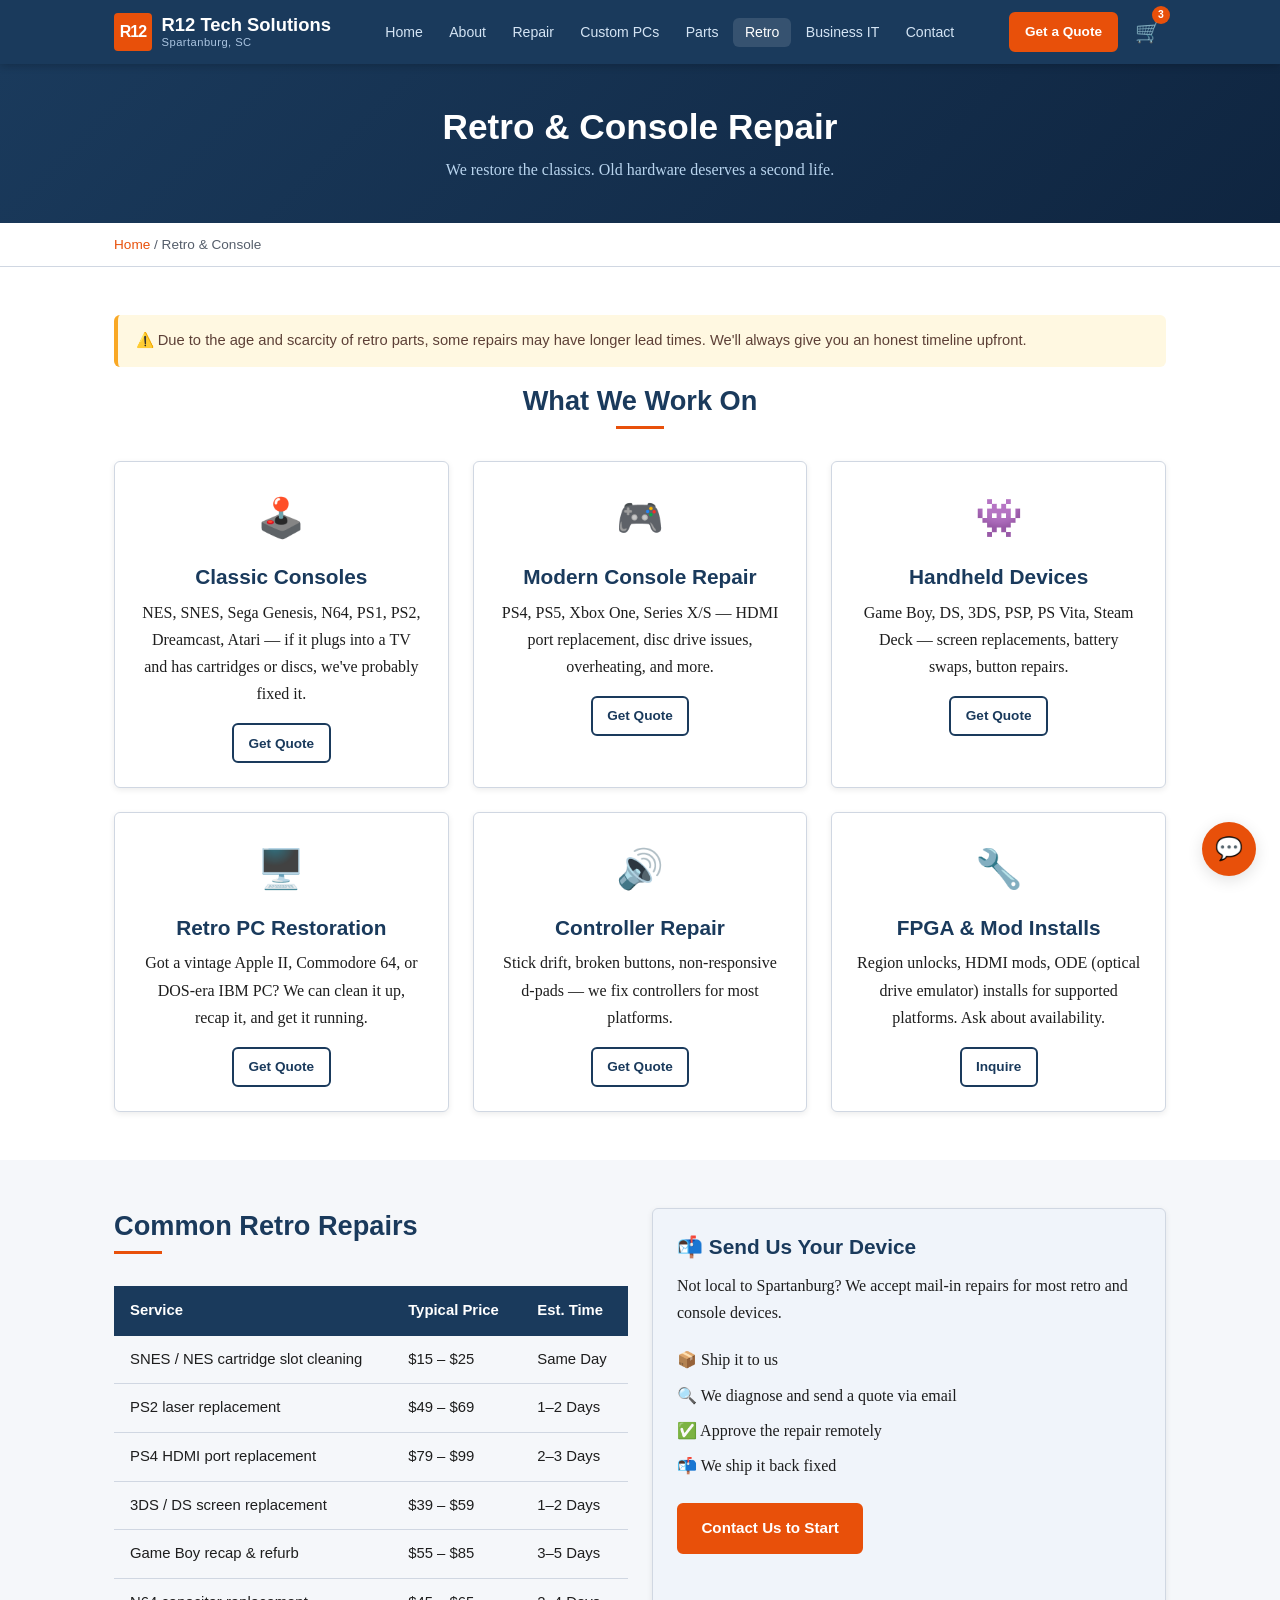
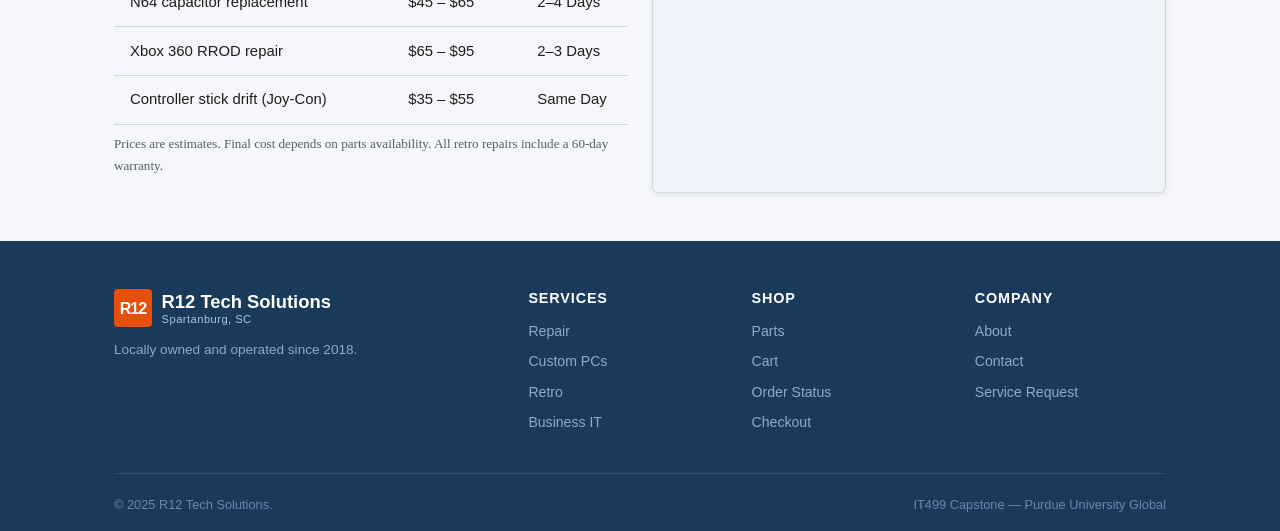
<file: retro-console.html>
<!DOCTYPE html>
<html lang="en">
<head>
  <meta charset="UTF-8" />
  <meta name="viewport" content="width=device-width, initial-scale=1.0" />
  <title>Retro & Console Repair | R12 Tech Solutions</title>
  <link rel="stylesheet" href="css/style.css" />
</head>
<body>

  <header>
    <div class="container nav-inner">
      <a href="index.html" class="logo"><div class="logo-icon">R12</div><div class="logo-text">R12 Tech Solutions<span>Spartanburg, SC</span></div></a>
      <nav><ul class="nav-links">
        <li><a href="index.html">Home</a></li><li><a href="about.html">About</a></li>
        <li><a href="repair.html">Repair</a></li><li><a href="custom-builds.html">Custom PCs</a></li>
        <li><a href="parts-catalog.html">Parts</a></li><li><a href="retro-console.html" class="active">Retro</a></li>
        <li><a href="business-it.html">Business IT</a></li><li><a href="contact.html">Contact</a></li>
      </ul></nav>
      <div class="nav-actions">
        <a href="service-request.html" class="btn btn-primary btn-sm">Get a Quote</a>
        <a href="cart.html" class="cart-icon" aria-label="Cart">🛒<span class="cart-badge">3</span></a>
        <button class="nav-toggle" aria-label="Toggle navigation"><span></span><span></span><span></span></button>
      </div>
    </div>
  </header>

  <div class="page-banner">
    <div class="container"><h1>Retro &amp; Console Repair</h1><p>We restore the classics. Old hardware deserves a second life.</p></div>
  </div>
  <div class="breadcrumb"><div class="container"><a href="index.html">Home</a><span>Retro &amp; Console</span></div></div>

  <section class="section section-alt">
    <div class="container">
      <div class="alert alert-warning">⚠️ Due to the age and scarcity of retro parts, some repairs may have longer lead times. We'll always give you an honest timeline upfront.</div>

      <div class="section-title center"><h2>What We Work On</h2></div>
      <div class="grid-3">
        <div class="card service-card">
          <div class="service-icon">🕹️</div>
          <h3>Classic Consoles</h3>
          <p>NES, SNES, Sega Genesis, N64, PS1, PS2, Dreamcast, Atari — if it plugs into a TV and has cartridges or discs, we've probably fixed it.</p>
          <a href="service-request.html" class="btn btn-outline btn-sm">Get Quote</a>
        </div>
        <div class="card service-card">
          <div class="service-icon">🎮</div>
          <h3>Modern Console Repair</h3>
          <p>PS4, PS5, Xbox One, Series X/S — HDMI port replacement, disc drive issues, overheating, and more.</p>
          <a href="service-request.html" class="btn btn-outline btn-sm">Get Quote</a>
        </div>
        <div class="card service-card">
          <div class="service-icon">👾</div>
          <h3>Handheld Devices</h3>
          <p>Game Boy, DS, 3DS, PSP, PS Vita, Steam Deck — screen replacements, battery swaps, button repairs.</p>
          <a href="service-request.html" class="btn btn-outline btn-sm">Get Quote</a>
        </div>
        <div class="card service-card">
          <div class="service-icon">🖥️</div>
          <h3>Retro PC Restoration</h3>
          <p>Got a vintage Apple II, Commodore 64, or DOS-era IBM PC? We can clean it up, recap it, and get it running.</p>
          <a href="service-request.html" class="btn btn-outline btn-sm">Get Quote</a>
        </div>
        <div class="card service-card">
          <div class="service-icon">🔊</div>
          <h3>Controller Repair</h3>
          <p>Stick drift, broken buttons, non-responsive d-pads — we fix controllers for most platforms.</p>
          <a href="service-request.html" class="btn btn-outline btn-sm">Get Quote</a>
        </div>
        <div class="card service-card">
          <div class="service-icon">🔧</div>
          <h3>FPGA &amp; Mod Installs</h3>
          <p>Region unlocks, HDMI mods, ODE (optical drive emulator) installs for supported platforms. Ask about availability.</p>
          <a href="service-request.html" class="btn btn-outline btn-sm">Inquire</a>
        </div>
      </div>
    </div>
  </section>

  <section class="section">
    <div class="container">
      <div class="grid-2">
        <div>
          <div class="section-title"><h2>Common Retro Repairs</h2></div>
          <div class="table-wrap">
            <table>
              <thead><tr><th>Service</th><th>Typical Price</th><th>Est. Time</th></tr></thead>
              <tbody>
                <tr><td>SNES / NES cartridge slot cleaning</td><td>$15 – $25</td><td>Same Day</td></tr>
                <tr><td>PS2 laser replacement</td><td>$49 – $69</td><td>1–2 Days</td></tr>
                <tr><td>PS4 HDMI port replacement</td><td>$79 – $99</td><td>2–3 Days</td></tr>
                <tr><td>3DS / DS screen replacement</td><td>$39 – $59</td><td>1–2 Days</td></tr>
                <tr><td>Game Boy recap &amp; refurb</td><td>$55 – $85</td><td>3–5 Days</td></tr>
                <tr><td>N64 capacitor replacement</td><td>$45 – $65</td><td>2–4 Days</td></tr>
                <tr><td>Xbox 360 RROD repair</td><td>$65 – $95</td><td>2–3 Days</td></tr>
                <tr><td>Controller stick drift (Joy-Con)</td><td>$35 – $55</td><td>Same Day</td></tr>
              </tbody>
            </table>
          </div>
          <p class="text-muted" style="font-size:0.82rem; margin-top:0.5rem;">Prices are estimates. Final cost depends on parts availability. All retro repairs include a 60-day warranty.</p>
        </div>
        <div class="card" style="background:#f0f4fa;">
          <h3 style="margin-bottom:0.75rem;">📬 Send Us Your Device</h3>
          <p>Not local to Spartanburg? We accept mail-in repairs for most retro and console devices.</p>
          <ul style="list-style:none; padding:0; line-height:2.2; margin-bottom:1.25rem;">
            <li>📦 Ship it to us</li>
            <li>🔍 We diagnose and send a quote via email</li>
            <li>✅ Approve the repair remotely</li>
            <li>📬 We ship it back fixed</li>
          </ul>
          <a href="contact.html" class="btn btn-primary">Contact Us to Start</a>
        </div>
      </div>
    </div>
  </section>

  <footer>
    <div class="container">
      <div class="footer-grid">
        <div class="footer-brand"><div class="logo"><div class="logo-icon">R12</div><div class="logo-text">R12 Tech Solutions<span>Spartanburg, SC</span></div></div><p>Locally owned and operated since 2018.</p></div>
        <div><h4>Services</h4><ul><li><a href="repair.html">Repair</a></li><li><a href="custom-builds.html">Custom PCs</a></li><li><a href="retro-console.html">Retro</a></li><li><a href="business-it.html">Business IT</a></li></ul></div>
        <div><h4>Shop</h4><ul><li><a href="parts-catalog.html">Parts</a></li><li><a href="cart.html">Cart</a></li><li><a href="order-status.html">Order Status</a></li><li><a href="checkout.html">Checkout</a></li></ul></div>
        <div><h4>Company</h4><ul><li><a href="about.html">About</a></li><li><a href="contact.html">Contact</a></li><li><a href="service-request.html">Service Request</a></li></ul></div>
      </div>
      <div class="footer-bottom"><span>&copy; 2025 R12 Tech Solutions.</span><span>IT499 Capstone — Purdue University Global</span></div>
    </div>
  </footer>

  <div class="chat-widget">
    <div class="chat-panel"><div class="chat-header">💬 Live Chat</div><div class="chat-messages"><p style="color:var(--text-muted);font-size:0.85rem;">Hi! Questions about a retro repair?</p></div><div class="chat-input-row"><input type="text" placeholder="Type your message..." /><button type="button">Send</button></div></div>
    <div class="chat-bubble" role="button" aria-label="Open live chat" tabindex="0">💬</div>
  </div>
  <script src="js/main.js"></script>
</body>
</html>
</file>
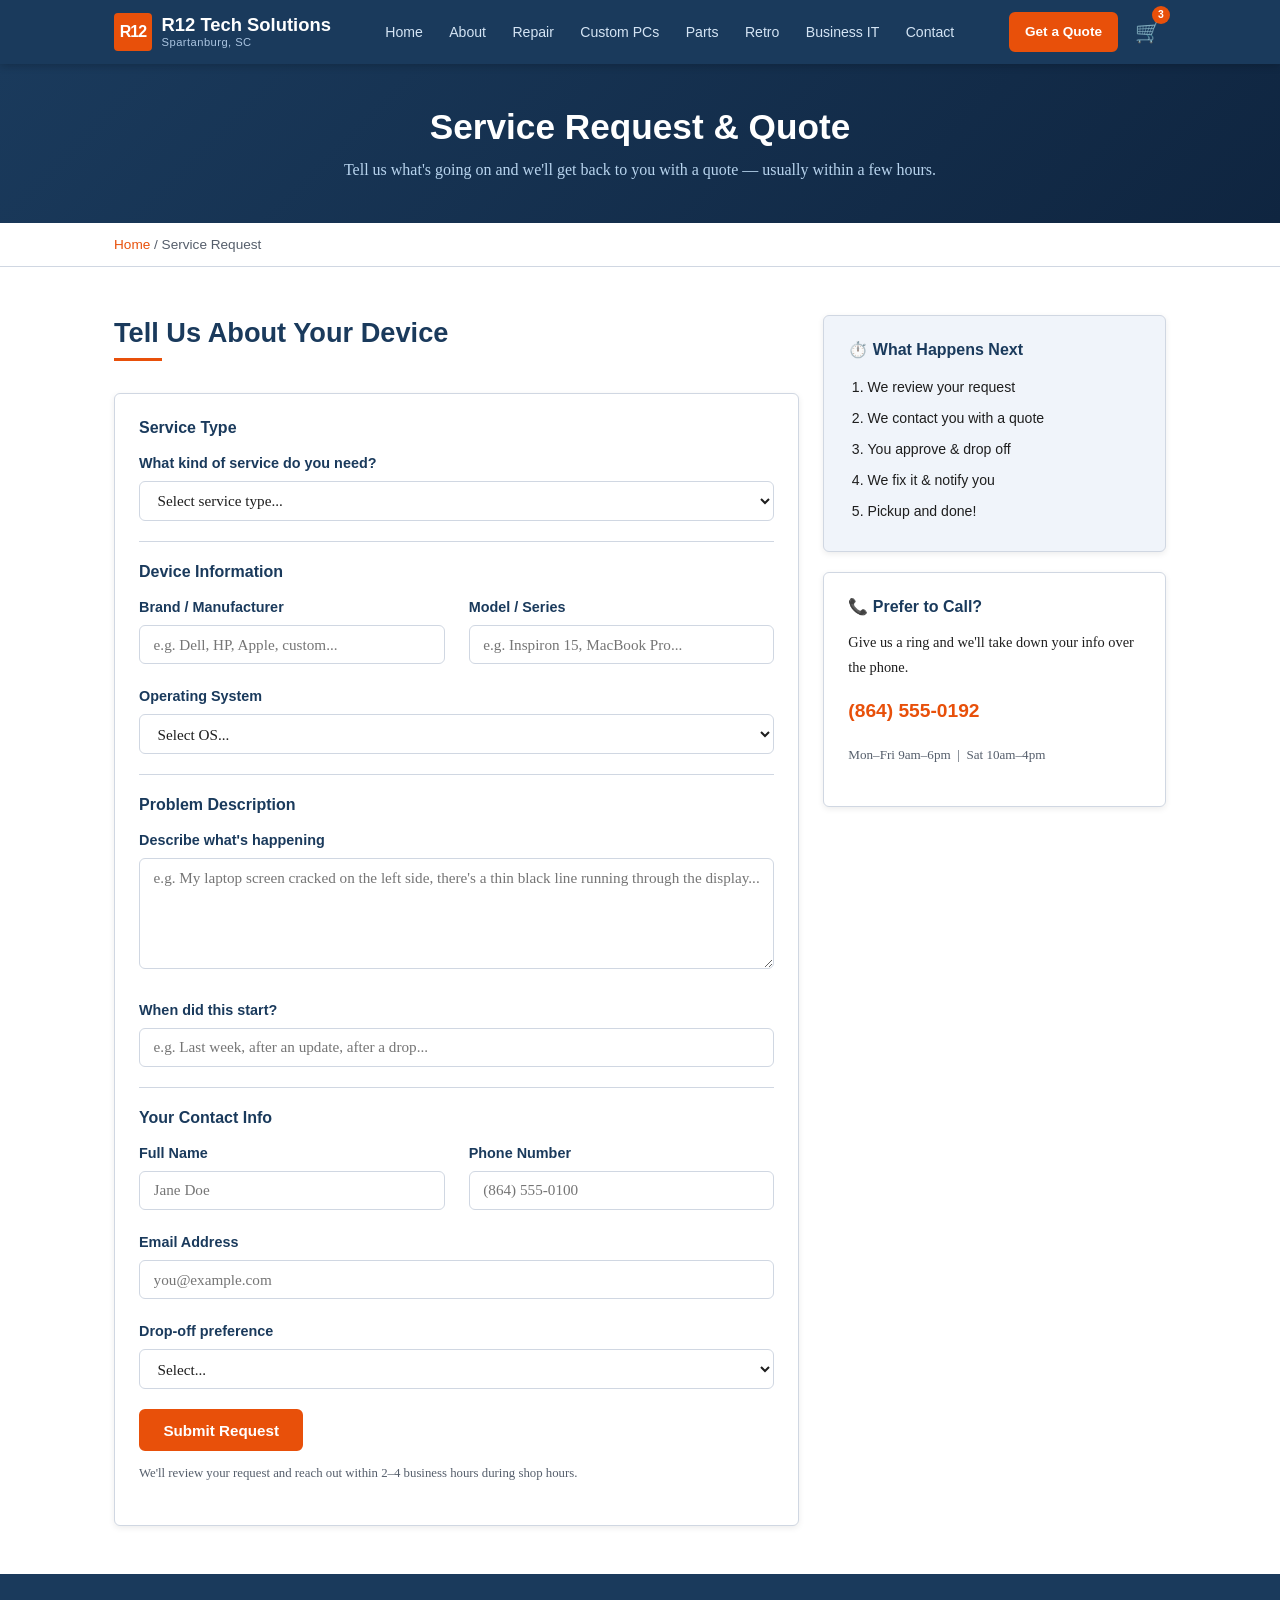
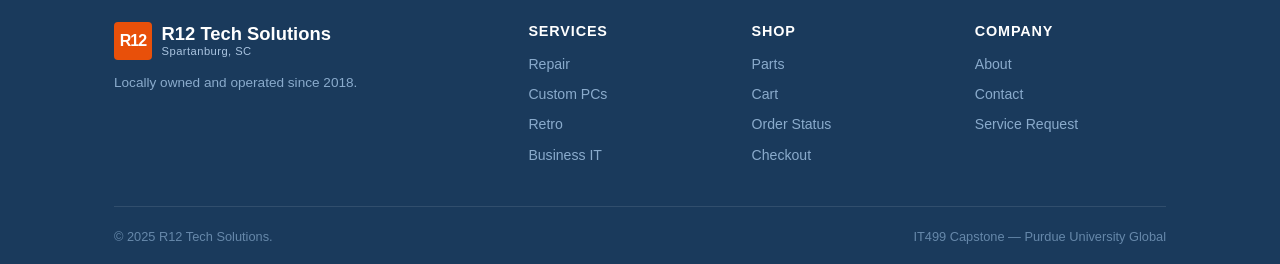
<file: service-request.html>
<!DOCTYPE html>
<html lang="en">
<head>
  <meta charset="UTF-8" />
  <meta name="viewport" content="width=device-width, initial-scale=1.0" />
  <title>Service Request | R12 Tech Solutions</title>
  <link rel="stylesheet" href="css/style.css" />
</head>
<body>

  <header>
    <div class="container nav-inner">
      <a href="index.html" class="logo"><div class="logo-icon">R12</div><div class="logo-text">R12 Tech Solutions<span>Spartanburg, SC</span></div></a>
      <nav><ul class="nav-links">
        <li><a href="index.html">Home</a></li><li><a href="about.html">About</a></li>
        <li><a href="repair.html">Repair</a></li><li><a href="custom-builds.html">Custom PCs</a></li>
        <li><a href="parts-catalog.html">Parts</a></li><li><a href="retro-console.html">Retro</a></li>
        <li><a href="business-it.html">Business IT</a></li><li><a href="contact.html">Contact</a></li>
      </ul></nav>
      <div class="nav-actions">
        <a href="service-request.html" class="btn btn-primary btn-sm">Get a Quote</a>
        <a href="cart.html" class="cart-icon" aria-label="Cart">🛒<span class="cart-badge">3</span></a>
        <button class="nav-toggle" aria-label="Toggle navigation"><span></span><span></span><span></span></button>
      </div>
    </div>
  </header>

  <div class="page-banner">
    <div class="container"><h1>Service Request &amp; Quote</h1><p>Tell us what's going on and we'll get back to you with a quote — usually within a few hours.</p></div>
  </div>
  <div class="breadcrumb"><div class="container"><a href="index.html">Home</a><span>Service Request</span></div></div>

  <section class="section section-alt">
    <div class="container">
      <div class="grid-2" style="grid-template-columns: 2fr 1fr;">

        <div>
          <div class="section-title"><h2>Tell Us About Your Device</h2></div>
          <div class="card">

            <!-- Service Type -->
            <h4 style="margin-bottom:0.75rem; color:var(--primary);">Service Type</h4>
            <div class="form-group">
              <label class="form-label" for="sr-type">What kind of service do you need?</label>
              <select class="form-control" id="sr-type">
                <option value="">Select service type...</option>
                <option>PC / Laptop Repair</option>
                <option>Virus or Malware Removal</option>
                <option>Data Recovery</option>
                <option>Hardware Upgrade</option>
                <option>Custom PC Build</option>
                <option>Retro / Console Repair</option>
                <option>Business IT Support</option>
                <option>Parts Request / Quote</option>
                <option>Other</option>
              </select>
            </div>

            <!-- Device Info -->
            <hr style="border:none; border-top:1px solid var(--border); margin:1.25rem 0;">
            <h4 style="margin-bottom:0.75rem; color:var(--primary);">Device Information</h4>
            <div class="grid-2">
              <div class="form-group">
                <label class="form-label" for="sr-brand">Brand / Manufacturer</label>
                <input class="form-control" type="text" id="sr-brand" placeholder="e.g. Dell, HP, Apple, custom..." />
              </div>
              <div class="form-group">
                <label class="form-label" for="sr-model">Model / Series</label>
                <input class="form-control" type="text" id="sr-model" placeholder="e.g. Inspiron 15, MacBook Pro..." />
              </div>
            </div>
            <div class="form-group">
              <label class="form-label" for="sr-os">Operating System</label>
              <select class="form-control" id="sr-os">
                <option value="">Select OS...</option>
                <option>Windows 11</option>
                <option>Windows 10</option>
                <option>macOS</option>
                <option>Linux</option>
                <option>Chrome OS</option>
                <option>N/A (Console / Hardware only)</option>
                <option>Not sure</option>
              </select>
            </div>

            <!-- Problem Description -->
            <hr style="border:none; border-top:1px solid var(--border); margin:1.25rem 0;">
            <h4 style="margin-bottom:0.75rem; color:var(--primary);">Problem Description</h4>
            <div class="form-group">
              <label class="form-label" for="sr-problem">Describe what's happening</label>
              <textarea class="form-control" id="sr-problem" rows="5" placeholder="e.g. My laptop screen cracked on the left side, there's a thin black line running through the display..."></textarea>
            </div>
            <div class="form-group">
              <label class="form-label" for="sr-when">When did this start?</label>
              <input class="form-control" type="text" id="sr-when" placeholder="e.g. Last week, after an update, after a drop..." />
            </div>

            <!-- Contact Info -->
            <hr style="border:none; border-top:1px solid var(--border); margin:1.25rem 0;">
            <h4 style="margin-bottom:0.75rem; color:var(--primary);">Your Contact Info</h4>
            <div class="grid-2">
              <div class="form-group">
                <label class="form-label" for="sr-name">Full Name</label>
                <input class="form-control" type="text" id="sr-name" placeholder="Jane Doe" />
              </div>
              <div class="form-group">
                <label class="form-label" for="sr-phone">Phone Number</label>
                <input class="form-control" type="tel" id="sr-phone" placeholder="(864) 555-0100" />
              </div>
            </div>
            <div class="form-group">
              <label class="form-label" for="sr-email">Email Address</label>
              <input class="form-control" type="email" id="sr-email" placeholder="you@example.com" />
            </div>
            <div class="form-group">
              <label class="form-label" for="sr-dropoff">Drop-off preference</label>
              <select class="form-control" id="sr-dropoff">
                <option value="">Select...</option>
                <option>I'll bring it in</option>
                <option>Mail-in repair</option>
                <option>On-site visit (business customers)</option>
                <option>Not sure yet</option>
              </select>
            </div>

            <button type="button" class="btn btn-primary">Submit Request</button>
            <p class="text-muted" style="font-size:0.8rem; margin-top:0.75rem;">We'll review your request and reach out within 2–4 business hours during shop hours.</p>
          </div>
        </div>

        <!-- Sidebar Info -->
        <div>
          <div class="card" style="background:#f0f4fa; margin-bottom:1.25rem;">
            <h4 style="margin-bottom:0.75rem;">⏱️ What Happens Next</h4>
            <ol style="padding-left:1.2rem; font-family:var(--font-heading); font-size:0.88rem; line-height:2.2;">
              <li>We review your request</li>
              <li>We contact you with a quote</li>
              <li>You approve &amp; drop off</li>
              <li>We fix it &amp; notify you</li>
              <li>Pickup and done!</li>
            </ol>
          </div>
          <div class="card">
            <h4 style="margin-bottom:0.75rem;">📞 Prefer to Call?</h4>
            <p style="font-size:0.9rem;">Give us a ring and we'll take down your info over the phone.</p>
            <p style="font-size:1.2rem; font-weight:700; color:var(--accent); font-family:var(--font-heading);">(864) 555-0192</p>
            <p class="text-muted" style="font-size:0.82rem;">Mon–Fri 9am–6pm &nbsp;|&nbsp; Sat 10am–4pm</p>
          </div>
        </div>

      </div>
    </div>
  </section>

  <footer>
    <div class="container">
      <div class="footer-grid">
        <div class="footer-brand"><div class="logo"><div class="logo-icon">R12</div><div class="logo-text">R12 Tech Solutions<span>Spartanburg, SC</span></div></div><p>Locally owned and operated since 2018.</p></div>
        <div><h4>Services</h4><ul><li><a href="repair.html">Repair</a></li><li><a href="custom-builds.html">Custom PCs</a></li><li><a href="retro-console.html">Retro</a></li><li><a href="business-it.html">Business IT</a></li></ul></div>
        <div><h4>Shop</h4><ul><li><a href="parts-catalog.html">Parts</a></li><li><a href="cart.html">Cart</a></li><li><a href="order-status.html">Order Status</a></li><li><a href="checkout.html">Checkout</a></li></ul></div>
        <div><h4>Company</h4><ul><li><a href="about.html">About</a></li><li><a href="contact.html">Contact</a></li><li><a href="service-request.html">Service Request</a></li></ul></div>
      </div>
      <div class="footer-bottom"><span>&copy; 2025 R12 Tech Solutions.</span><span>IT499 Capstone — Purdue University Global</span></div>
    </div>
  </footer>
  <script src="js/main.js"></script>
</body>
</html>
</file>
<file: css/style.css>
/* =============================================
   R12 Tech Solutions - Main Stylesheet
   IT499 Capstone | Bryan Scott | Purdue Global
   ============================================= */

/* --- CSS Variables (Color Palette & Typography) --- */
:root {
  --primary:       #1a3a5c;   /* deep navy */
  --accent:        #e8500a;   /* warm orange */
  --accent-light:  #ff7a3d;
  --bg:            #f5f7fa;
  --white:         #ffffff;
  --text:          #1e1e1e;
  --text-muted:    #555e6b;
  --border:        #d0d7e2;
  --success:       #2e7d32;
  --font-heading:  'Segoe UI', Tahoma, Geneva, Verdana, sans-serif;
  --font-body:     Georgia, 'Times New Roman', serif;
  --shadow-sm:     0 2px 6px rgba(0,0,0,0.08);
  --shadow-md:     0 4px 16px rgba(0,0,0,0.12);
  --radius:        6px;
  --nav-height:    64px;
}

/* --- Reset & Base --- */
*, *::before, *::after {
  box-sizing: border-box;
  margin: 0;
  padding: 0;
}

html {
  scroll-behavior: smooth;
}

body {
  font-family: var(--font-body);
  font-size: 16px;
  line-height: 1.7;
  color: var(--text);
  background-color: var(--bg);
}

img {
  max-width: 100%;
  height: auto;
  display: block;
}

a {
  color: var(--accent);
  text-decoration: none;
}

a:hover {
  text-decoration: underline;
  color: var(--accent-light);
}

ul {
  list-style: none;
}

/* --- Typography --- */
h1, h2, h3, h4, h5, h6 {
  font-family: var(--font-heading);
  color: var(--primary);
  line-height: 1.3;
  margin-bottom: 0.5rem;
}

h1 { font-size: 2.2rem; }
h2 { font-size: 1.7rem; }
h3 { font-size: 1.3rem; }
p  { margin-bottom: 1rem; }

/* --- Layout Utilities --- */
.container {
  max-width: 1100px;
  margin: 0 auto;
  padding: 0 1.5rem;
}

.section {
  padding: 3rem 0;
}

.section-alt {
  background-color: var(--white);
}

.text-center { text-align: center; }
.text-muted  { color: var(--text-muted); }
.mb-1 { margin-bottom: 1rem; }
.mb-2 { margin-bottom: 2rem; }
.mt-2 { margin-top: 2rem; }

/* --- Buttons --- */
.btn {
  display: inline-block;
  padding: 0.65rem 1.4rem;
  border-radius: var(--radius);
  font-family: var(--font-heading);
  font-size: 0.95rem;
  font-weight: 600;
  cursor: pointer;
  border: 2px solid transparent;
  transition: background 0.2s, color 0.2s, border-color 0.2s;
  text-decoration: none;
}

.btn-primary {
  background-color: var(--accent);
  color: var(--white);
  border-color: var(--accent);
}

.btn-primary:hover {
  background-color: var(--accent-light);
  border-color: var(--accent-light);
  text-decoration: none;
  color: var(--white);
}

.btn-outline {
  background-color: transparent;
  color: var(--primary);
  border-color: var(--primary);
}

.btn-outline:hover {
  background-color: var(--primary);
  color: var(--white);
  text-decoration: none;
}

.btn-sm {
  padding: 0.4rem 0.9rem;
  font-size: 0.85rem;
}

/* --- Cards --- */
.card {
  background-color: var(--white);
  border-radius: var(--radius);
  box-shadow: var(--shadow-sm);
  padding: 1.5rem;
  border: 1px solid var(--border);
}

.card:hover {
  box-shadow: var(--shadow-md);
}

/* --- Grid Helpers --- */
.grid-2 {
  display: grid;
  grid-template-columns: repeat(2, 1fr);
  gap: 1.5rem;
}

.grid-3 {
  display: grid;
  grid-template-columns: repeat(3, 1fr);
  gap: 1.5rem;
}

.grid-4 {
  display: grid;
  grid-template-columns: repeat(4, 1fr);
  gap: 1.25rem;
}

/* =============================================
   HEADER / NAVIGATION
   ============================================= */
header {
  background-color: var(--primary);
  position: sticky;
  top: 0;
  z-index: 1000;
  box-shadow: 0 2px 8px rgba(0,0,0,0.2);
}

.nav-inner {
  display: flex;
  align-items: center;
  justify-content: space-between;
  height: var(--nav-height);
}

.logo {
  display: flex;
  align-items: center;
  gap: 0.6rem;
  text-decoration: none;
}

.logo-icon {
  width: 38px;
  height: 38px;
  background-color: var(--accent);
  border-radius: 4px;
  display: flex;
  align-items: center;
  justify-content: center;
  font-family: var(--font-heading);
  font-weight: 900;
  font-size: 1rem;
  color: var(--white);
  letter-spacing: -1px;
}

.logo-text {
  font-family: var(--font-heading);
  font-weight: 700;
  font-size: 1.15rem;
  color: var(--white);
  line-height: 1.2;
}

.logo-text span {
  display: block;
  font-size: 0.7rem;
  font-weight: 400;
  color: #aac4e0;
  letter-spacing: 0.04em;
}

.nav-links {
  display: flex;
  align-items: center;
  gap: 0.15rem;
}

.nav-links a {
  color: #d4e4f4;
  font-family: var(--font-heading);
  font-size: 0.88rem;
  font-weight: 500;
  padding: 0.4rem 0.75rem;
  border-radius: var(--radius);
  transition: background 0.15s, color 0.15s;
  text-decoration: none;
}

.nav-links a:hover,
.nav-links a.active {
  background-color: rgba(255,255,255,0.12);
  color: var(--white);
}

.nav-actions {
  display: flex;
  align-items: center;
  gap: 0.75rem;
}

.cart-icon {
  position: relative;
  color: #d4e4f4;
  font-size: 1.3rem;
  text-decoration: none;
  padding: 0.3rem;
}

.cart-icon:hover { color: var(--white); }

.cart-badge {
  position: absolute;
  top: -4px;
  right: -4px;
  background-color: var(--accent);
  color: var(--white);
  font-size: 0.65rem;
  font-weight: 700;
  font-family: var(--font-heading);
  width: 18px;
  height: 18px;
  border-radius: 50%;
  display: flex;
  align-items: center;
  justify-content: center;
}

/* Mobile hamburger */
.nav-toggle {
  display: none;
  background: none;
  border: none;
  cursor: pointer;
  flex-direction: column;
  gap: 5px;
  padding: 4px;
}

.nav-toggle span {
  display: block;
  width: 24px;
  height: 2px;
  background-color: var(--white);
  border-radius: 2px;
  transition: transform 0.3s;
}

/* =============================================
   HERO / PAGE BANNER
   ============================================= */
.hero {
  background: linear-gradient(135deg, var(--primary) 0%, #0f2540 60%, #1a3a5c 100%);
  color: var(--white);
  padding: 5rem 0 4rem;
  text-align: center;
}

.hero h1 {
  color: var(--white);
  font-size: 2.6rem;
  margin-bottom: 1rem;
}

.hero p {
  font-size: 1.15rem;
  color: #b8d4ee;
  max-width: 600px;
  margin: 0 auto 1.8rem;
}

.hero-actions {
  display: flex;
  justify-content: center;
  gap: 1rem;
  flex-wrap: wrap;
}

.page-banner {
  background: linear-gradient(135deg, var(--primary), #0f2540);
  color: var(--white);
  padding: 2.5rem 0;
  text-align: center;
}

.page-banner h1 {
  color: var(--white);
  margin-bottom: 0.4rem;
}

.page-banner p {
  color: #b8d4ee;
  margin: 0;
}

/* Breadcrumb */
.breadcrumb {
  font-family: var(--font-heading);
  font-size: 0.85rem;
  padding: 0.6rem 0;
  color: var(--text-muted);
  border-bottom: 1px solid var(--border);
  background: var(--white);
}

.breadcrumb a {
  color: var(--accent);
}

.breadcrumb span::before {
  content: " / ";
  color: var(--text-muted);
}

/* =============================================
   SERVICE CARDS (Home & Repair pages)
   ============================================= */
.service-icon {
  font-size: 2.4rem;
  margin-bottom: 0.75rem;
}

.service-card {
  text-align: center;
  transition: transform 0.2s;
}

.service-card:hover {
  transform: translateY(-4px);
}

.service-card h3 {
  margin-bottom: 0.5rem;
}

/* =============================================
   PRODUCT CATALOG
   ============================================= */
.product-card {
  background: var(--white);
  border: 1px solid var(--border);
  border-radius: var(--radius);
  overflow: hidden;
  transition: box-shadow 0.2s, transform 0.2s;
}

.product-card:hover {
  box-shadow: var(--shadow-md);
  transform: translateY(-3px);
}

.product-img {
  width: 100%;
  height: 180px;
  background-color: #e8edf4;
  display: flex;
  align-items: center;
  justify-content: center;
  font-size: 3rem;
  color: #8899aa;
}

.product-info {
  padding: 1rem;
}

.product-price {
  font-size: 1.2rem;
  font-weight: 700;
  color: var(--accent);
  font-family: var(--font-heading);
  margin-bottom: 0.5rem;
}

.product-title {
  font-size: 0.95rem;
  font-family: var(--font-heading);
  font-weight: 600;
  color: var(--primary);
  margin-bottom: 0.4rem;
}

.product-sku {
  font-size: 0.78rem;
  color: var(--text-muted);
  font-family: var(--font-heading);
  margin-bottom: 0.75rem;
}

.stock-badge {
  display: inline-block;
  font-size: 0.72rem;
  font-family: var(--font-heading);
  font-weight: 600;
  padding: 0.2rem 0.5rem;
  border-radius: 3px;
  margin-bottom: 0.75rem;
}

.in-stock {
  background-color: #e8f5e9;
  color: var(--success);
}

.low-stock {
  background-color: #fff3e0;
  color: #e65100;
}

/* =============================================
   FORMS
   ============================================= */
.form-group {
  margin-bottom: 1.25rem;
}

.form-label {
  display: block;
  font-family: var(--font-heading);
  font-size: 0.9rem;
  font-weight: 600;
  color: var(--primary);
  margin-bottom: 0.35rem;
}

.form-control {
  width: 100%;
  padding: 0.6rem 0.85rem;
  font-size: 0.95rem;
  font-family: var(--font-body);
  border: 1px solid var(--border);
  border-radius: var(--radius);
  background-color: var(--white);
  color: var(--text);
  transition: border-color 0.2s, box-shadow 0.2s;
}

.form-control:focus {
  outline: none;
  border-color: var(--primary);
  box-shadow: 0 0 0 3px rgba(26, 58, 92, 0.1);
}

select.form-control {
  cursor: pointer;
}

textarea.form-control {
  resize: vertical;
  min-height: 100px;
}

/* =============================================
   TABLES
   ============================================= */
.table-wrap {
  overflow-x: auto;
}

table {
  width: 100%;
  border-collapse: collapse;
  font-size: 0.93rem;
  font-family: var(--font-heading);
}

thead th {
  background-color: var(--primary);
  color: var(--white);
  padding: 0.75rem 1rem;
  text-align: left;
  font-weight: 600;
}

tbody tr {
  border-bottom: 1px solid var(--border);
  transition: background 0.15s;
}

tbody tr:hover {
  background-color: #f0f4f9;
}

tbody td {
  padding: 0.7rem 1rem;
  vertical-align: middle;
}

tfoot td {
  padding: 0.7rem 1rem;
  font-weight: 700;
  border-top: 2px solid var(--border);
  background-color: #f9fafc;
}

/* =============================================
   CHAT WIDGET (stub)
   ============================================= */
.chat-widget {
  position: fixed;
  bottom: 1.5rem;
  right: 1.5rem;
  z-index: 999;
}

.chat-bubble {
  width: 54px;
  height: 54px;
  background-color: var(--accent);
  border-radius: 50%;
  display: flex;
  align-items: center;
  justify-content: center;
  font-size: 1.4rem;
  color: var(--white);
  cursor: pointer;
  box-shadow: var(--shadow-md);
  transition: background 0.2s, transform 0.2s;
}

.chat-bubble:hover {
  background-color: var(--accent-light);
  transform: scale(1.05);
}

.chat-panel {
  display: none;
  position: absolute;
  bottom: 65px;
  right: 0;
  width: 300px;
  background: var(--white);
  border-radius: var(--radius);
  box-shadow: var(--shadow-md);
  border: 1px solid var(--border);
  overflow: hidden;
}

.chat-header {
  background-color: var(--primary);
  color: var(--white);
  padding: 0.75rem 1rem;
  font-family: var(--font-heading);
  font-weight: 600;
  font-size: 0.9rem;
}

.chat-messages {
  padding: 1rem;
  min-height: 160px;
  font-size: 0.87rem;
}

.chat-input-row {
  display: flex;
  border-top: 1px solid var(--border);
}

.chat-input-row input {
  flex: 1;
  padding: 0.6rem 0.75rem;
  font-size: 0.88rem;
  border: none;
  outline: none;
  font-family: var(--font-body);
}

.chat-input-row button {
  padding: 0.6rem 0.9rem;
  background-color: var(--accent);
  color: var(--white);
  border: none;
  cursor: pointer;
  font-family: var(--font-heading);
  font-weight: 600;
  font-size: 0.85rem;
}

/* =============================================
   FOOTER
   ============================================= */
footer {
  background-color: var(--primary);
  color: #b8d4ee;
  padding: 3rem 0 1rem;
  font-family: var(--font-heading);
  font-size: 0.88rem;
}

.footer-grid {
  display: grid;
  grid-template-columns: 2fr 1fr 1fr 1fr;
  gap: 2rem;
  margin-bottom: 2rem;
}

.footer-brand p {
  margin-top: 0.75rem;
  font-size: 0.85rem;
  color: #8aabcc;
  line-height: 1.6;
}

footer h4 {
  color: var(--white);
  font-size: 0.9rem;
  font-weight: 700;
  margin-bottom: 0.75rem;
  text-transform: uppercase;
  letter-spacing: 0.06em;
}

footer ul li {
  margin-bottom: 0.4rem;
}

footer ul li a {
  color: #8aabcc;
  text-decoration: none;
  transition: color 0.15s;
}

footer ul li a:hover {
  color: var(--white);
}

.footer-bottom {
  border-top: 1px solid rgba(255,255,255,0.1);
  padding-top: 1.2rem;
  display: flex;
  justify-content: space-between;
  align-items: center;
  font-size: 0.8rem;
  color: #6688aa;
}

.footer-bottom a {
  color: #6688aa;
}

.footer-bottom a:hover {
  color: var(--white);
}

/* =============================================
   ALERTS & NOTICES
   ============================================= */
.alert {
  padding: 0.85rem 1.1rem;
  border-radius: var(--radius);
  font-family: var(--font-heading);
  font-size: 0.92rem;
  margin-bottom: 1rem;
  border-left: 4px solid;
}

.alert-info {
  background-color: #e8f0f9;
  border-color: var(--primary);
  color: var(--primary);
}

.alert-success {
  background-color: #e8f5e9;
  border-color: var(--success);
  color: var(--success);
}

.alert-warning {
  background-color: #fff8e1;
  border-color: #f9a825;
  color: #5d4037;
}

/* =============================================
   STATUS BADGES
   ============================================= */
.badge {
  display: inline-block;
  padding: 0.2rem 0.6rem;
  border-radius: 20px;
  font-size: 0.75rem;
  font-weight: 700;
  font-family: var(--font-heading);
  text-transform: uppercase;
  letter-spacing: 0.04em;
}

.badge-pending  { background: #fff3e0; color: #e65100; }
.badge-progress { background: #e3f2fd; color: #1565c0; }
.badge-done     { background: #e8f5e9; color: var(--success); }
.badge-shipped  { background: #f3e5f5; color: #6a1b9a; }

/* =============================================
   SECTION DIVIDER / ACCENT LINE
   ============================================= */
.section-title {
  position: relative;
  margin-bottom: 2rem;
}

.section-title::after {
  content: '';
  display: block;
  width: 48px;
  height: 3px;
  background-color: var(--accent);
  margin-top: 0.5rem;
}

.section-title.center {
  text-align: center;
}

.section-title.center::after {
  margin: 0.5rem auto 0;
}

/* =============================================
   RESPONSIVE
   ============================================= */
@media (max-width: 900px) {
  .grid-4 { grid-template-columns: repeat(2, 1fr); }
  .footer-grid { grid-template-columns: 1fr 1fr; }
}

@media (max-width: 700px) {
  h1 { font-size: 1.7rem; }
  .hero h1 { font-size: 2rem; }

  .nav-links,
  .nav-actions .btn {
    display: none;
  }

  .nav-toggle {
    display: flex;
  }

  .nav-links.open {
    display: flex;
    flex-direction: column;
    position: absolute;
    top: var(--nav-height);
    left: 0;
    right: 0;
    background-color: var(--primary);
    padding: 1rem;
    gap: 0.25rem;
  }

  .nav-links.open a {
    padding: 0.6rem 0.75rem;
    display: block;
  }

  .grid-2,
  .grid-3,
  .grid-4 {
    grid-template-columns: 1fr;
  }

  .footer-grid {
    grid-template-columns: 1fr;
    gap: 1.5rem;
  }

  .footer-bottom {
    flex-direction: column;
    gap: 0.5rem;
    text-align: center;
  }
}

@media (max-width: 480px) {
  .container { padding: 0 1rem; }
  .section   { padding: 2rem 0; }
  .hero      { padding: 3rem 0 2.5rem; }
}
</file>
